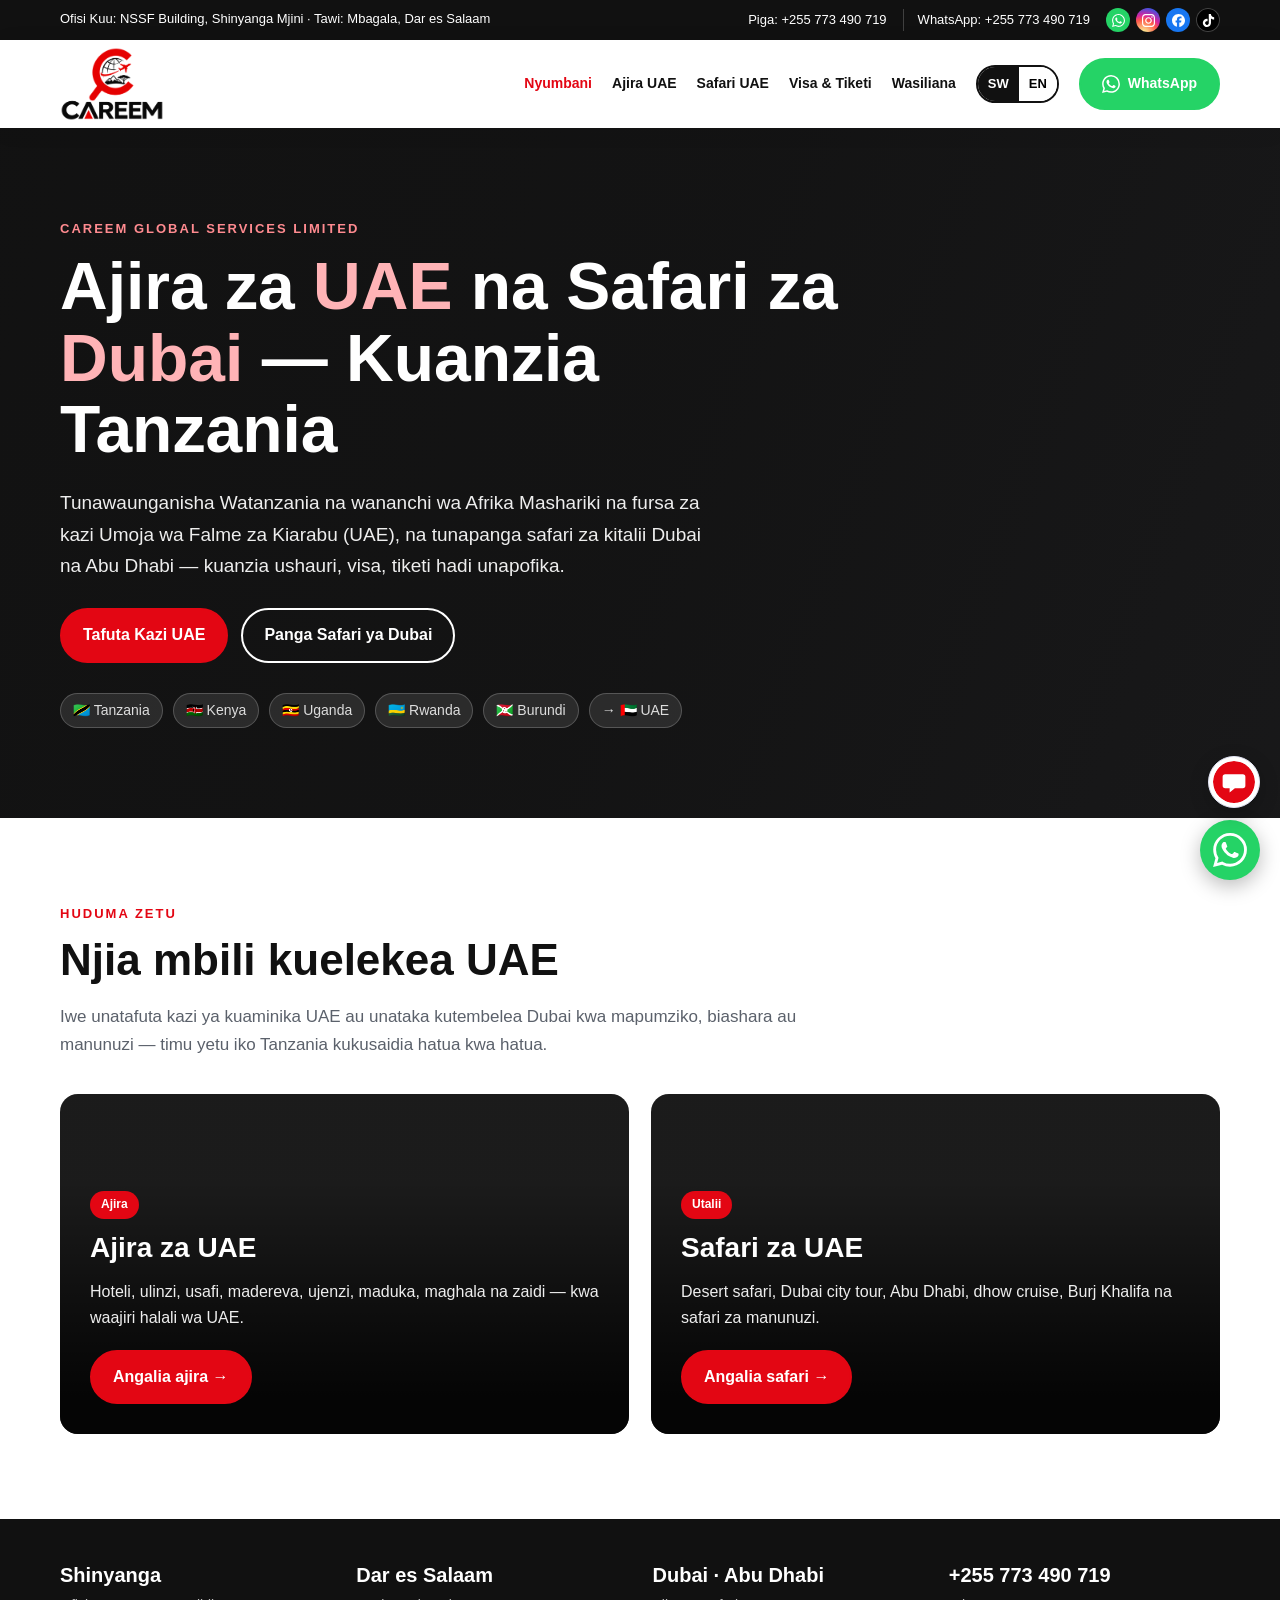
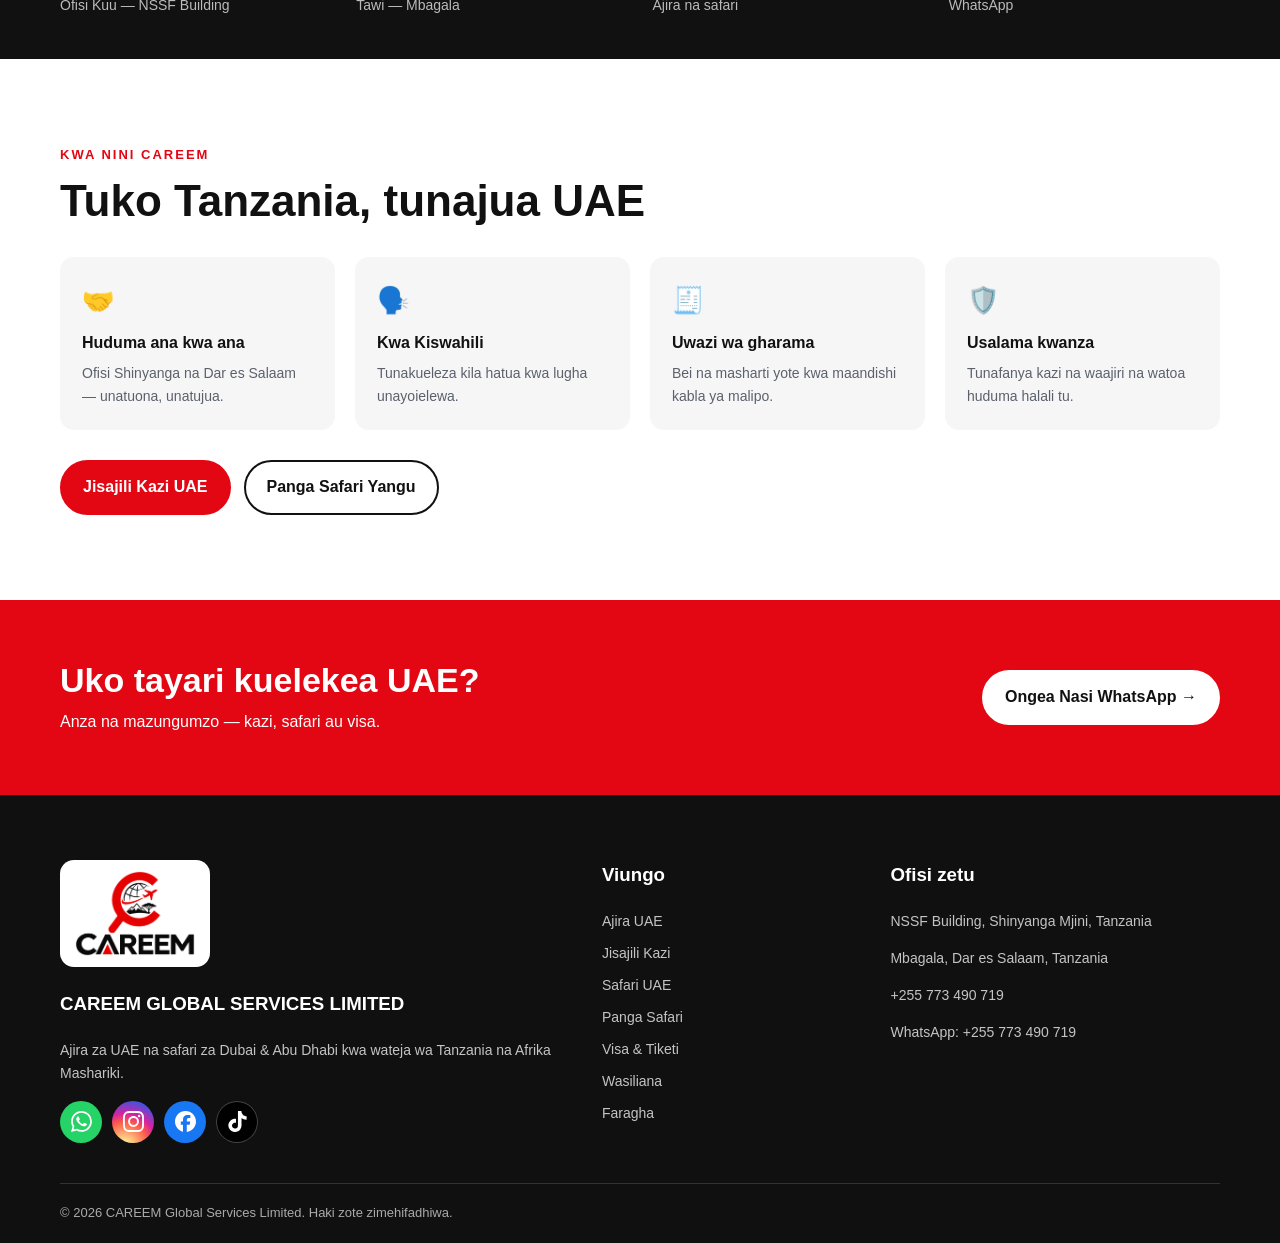
<file: index.html>
<!doctype html>
<html lang="sw">
<head>
<meta charset="utf-8">
<meta name="viewport" content="width=device-width,initial-scale=1">
<title>CAREEM Global Services | Ajira UAE & Safari za Dubai</title>
<meta name="description" content="Ajira za UAE na safari za Dubai na Abu Dhabi kwa Watanzania na Afrika Mashariki.">
<meta property="og:title" content="CAREEM Global Services | Ajira UAE & Safari za Dubai">
<meta property="og:description" content="Ajira za UAE na safari za Dubai na Abu Dhabi kwa Watanzania na Afrika Mashariki.">
<meta property="og:image" content="assets/careem-logo.png">
<meta property="og:type" content="website">
<meta name="theme-color" content="#e30613">
<link rel="icon" type="image/png" href="assets/favicon.png">
<link rel="apple-touch-icon" href="assets/careem-mark.png">
<link rel="stylesheet" href="assets/style.css">
</head>
<body>
<svg width="0" height="0" style="position:absolute" aria-hidden="true"><symbol id="i-wa" viewBox="0 0 24 24"><path d="M17.472 14.382c-.297-.149-1.758-.867-2.03-.967-.273-.099-.471-.148-.67.15-.197.297-.767.966-.94 1.164-.173.199-.347.223-.644.075-.297-.15-1.255-.463-2.39-1.475-.883-.788-1.48-1.761-1.653-2.059-.173-.297-.018-.458.13-.606.134-.133.298-.347.446-.52.149-.174.198-.298.298-.497.099-.198.05-.371-.025-.52-.075-.149-.669-1.612-.916-2.207-.242-.579-.487-.5-.669-.51-.173-.008-.371-.01-.57-.01-.198 0-.52.074-.792.372-.272.297-1.04 1.016-1.04 2.479 0 1.462 1.065 2.875 1.213 3.074.149.198 2.096 3.2 5.077 4.487.709.306 1.262.489 1.694.625.712.227 1.36.195 1.871.118.571-.085 1.758-.719 2.006-1.413.248-.694.248-1.289.173-1.413-.074-.124-.272-.198-.57-.347m-5.421 7.403h-.004a9.87 9.87 0 01-5.031-1.378l-.361-.214-3.741.982.998-3.648-.235-.374a9.86 9.86 0 01-1.51-5.26c.001-5.45 4.436-9.884 9.888-9.884 2.64 0 5.122 1.03 6.988 2.898a9.825 9.825 0 012.893 6.994c-.003 5.45-4.437 9.884-9.885 9.884m8.413-18.297A11.815 11.815 0 0012.05 0C5.495 0 .16 5.335.157 11.892c0 2.096.547 4.142 1.588 5.945L.057 24l6.305-1.654a11.882 11.882 0 005.683 1.448h.005c6.554 0 11.89-5.335 11.893-11.893a11.821 11.821 0 00-3.48-8.413Z"/></symbol><symbol id="i-ig" viewBox="0 0 24 24"><path d="M7.0301.084c-1.2768.0602-2.1487.264-2.911.5634-.7888.3075-1.4575.72-2.1228 1.3877-.6652.6677-1.075 1.3368-1.3802 2.127-.2954.7638-.4956 1.6365-.552 2.914-.0564 1.2775-.0689 1.6882-.0626 4.947.0062 3.2586.0206 3.6671.0825 4.9473.061 1.2765.264 2.1482.5635 2.9107.308.7889.72 1.4573 1.388 2.1228.6679.6655 1.3365 1.0743 2.1285 1.38.7632.295 1.6361.4961 2.9134.552 1.2773.056 1.6884.069 4.9462.0627 3.2578-.0062 3.668-.0207 4.9478-.0814 1.28-.0607 2.147-.2652 2.9098-.5633.7889-.3086 1.4578-.72 2.1228-1.3881.665-.6682 1.0745-1.3378 1.3795-2.1284.2957-.7632.4966-1.636.552-2.9124.056-1.2809.0692-1.6898.063-4.948-.0063-3.2583-.021-3.6668-.0817-4.9465-.0607-1.2797-.264-2.1487-.5633-2.9117-.3084-.7889-.72-1.4568-1.3876-2.1228C21.2982 1.33 20.628.9208 19.8378.6165 19.074.321 18.2017.1197 16.9244.0645 15.6471.0093 15.236-.005 11.977.0014 8.718.0076 8.31.0215 7.0301.0839m.1402 21.6932c-1.17-.0509-1.8053-.2453-2.2287-.408-.5606-.216-.96-.4771-1.3819-.895-.422-.4178-.6811-.8186-.9-1.378-.1644-.4234-.3624-1.058-.4171-2.228-.0595-1.2645-.072-1.6442-.079-4.848-.007-3.2037.0053-3.583.0607-4.848.05-1.169.2456-1.805.408-2.2282.216-.5613.4762-.96.895-1.3816.4188-.4217.8184-.6814 1.3783-.9003.423-.1651 1.0575-.3614 2.227-.4171 1.2655-.06 1.6447-.072 4.848-.079 3.2033-.007 3.5835.005 4.8495.0608 1.169.0508 1.8053.2445 2.228.408.5608.216.96.4754 1.3816.895.4217.4194.6816.8176.9005 1.3787.1653.4217.3617 1.056.4169 2.2263.0602 1.2655.0739 1.645.0796 4.848.0058 3.203-.0055 3.5834-.061 4.848-.051 1.17-.245 1.8055-.408 2.2294-.216.5604-.4763.96-.8954 1.3814-.419.4215-.8181.6811-1.3783.9-.4224.1649-1.0577.3617-2.2262.4174-1.2656.0595-1.6448.072-4.8493.079-3.2045.007-3.5825-.006-4.848-.0608M16.953 5.5864A1.44 1.44 0 1 0 18.39 4.144a1.44 1.44 0 0 0-1.437 1.4424M5.8385 12.012c.0067 3.4032 2.7706 6.1557 6.173 6.1493 3.4026-.0065 6.157-2.7701 6.1506-6.1733-.0065-3.4032-2.771-6.1565-6.174-6.1498-3.403.0067-6.156 2.771-6.1496 6.1738M8 12.0077a4 4 0 1 1 4.008 3.9921A3.9996 3.9996 0 0 1 8 12.0077"/></symbol><symbol id="i-fb" viewBox="0 0 24 24"><path d="M9.101 23.691v-7.98H6.627v-3.667h2.474v-1.58c0-4.085 1.848-5.978 5.858-5.978.401 0 .955.042 1.468.103a8.68 8.68 0 0 1 1.141.195v3.325a8.623 8.623 0 0 0-.653-.036 26.805 26.805 0 0 0-.733-.009c-.707 0-1.259.096-1.675.309a1.686 1.686 0 0 0-.679.622c-.258.42-.374.995-.374 1.752v1.297h3.919l-.386 2.103-.287 1.564h-3.246v8.245C19.396 23.238 24 18.179 24 12.044c0-6.627-5.373-12-12-12s-12 5.373-12 12c0 5.628 3.874 10.35 9.101 11.647Z"/></symbol><symbol id="i-tt" viewBox="0 0 24 24"><path d="M12.525.02c1.31-.02 2.61-.01 3.91-.02.08 1.53.63 3.09 1.75 4.17 1.12 1.11 2.7 1.62 4.24 1.79v4.03c-1.44-.05-2.89-.35-4.2-.97-.57-.26-1.1-.59-1.62-.93-.01 2.92.01 5.84-.02 8.75-.08 1.4-.54 2.79-1.35 3.94-1.31 1.92-3.58 3.17-5.91 3.21-1.43.08-2.86-.31-4.08-1.03-2.02-1.19-3.44-3.37-3.65-5.71-.02-.5-.03-1-.01-1.49.18-1.9 1.12-3.72 2.58-4.96 1.66-1.44 3.98-2.13 6.15-1.72.02 1.48-.04 2.96-.04 4.44-.99-.32-2.15-.23-3.02.37-.63.41-1.11 1.04-1.36 1.75-.21.51-.15 1.07-.14 1.61.24 1.64 1.82 3.02 3.5 2.87 1.12-.01 2.19-.66 2.77-1.61.19-.33.4-.67.41-1.06.1-1.79.06-3.57.07-5.36.01-4.03-.01-8.05.02-12.07z"/></symbol></svg>
<div class="top"><div class="container"><span class="addr"><span class="sw">Ofisi Kuu: NSSF Building, Shinyanga Mjini · Tawi: Mbagala, Dar es Salaam</span><span class="en">Head Office: NSSF Building, Shinyanga · Branch: Mbagala, Dar es Salaam</span></span><div class="top-r"><a href="tel:+255773490719" class="hide-xs"><span class="sw">Piga:</span><span class="en">Call:</span> +255 773 490 719</a><a href="https://wa.me/255773490719" target="_blank" rel="noopener">WhatsApp: +255 773 490 719</a><div class="social sm"><a class="s-wa" href="https://wa.me/255773490719" target="_blank" rel="noopener" aria-label="WhatsApp" title="WhatsApp"><svg class="ico" aria-hidden="true"><use href="#i-wa"/></svg></a><a class="s-ig" href="https://www.instagram.com/careem.global" target="_blank" rel="noopener" aria-label="Instagram" title="Instagram"><svg class="ico" aria-hidden="true"><use href="#i-ig"/></svg></a><a class="s-fb" href="https://www.facebook.com/share/1MFYua97Gw/" target="_blank" rel="noopener" aria-label="Facebook" title="Facebook"><svg class="ico" aria-hidden="true"><use href="#i-fb"/></svg></a><a class="s-tt" href="https://vm.tiktok.com/ZS9P6AvFMCN2Y-2cVCd/" target="_blank" rel="noopener" aria-label="TikTok" title="TikTok"><svg class="ico" aria-hidden="true"><use href="#i-tt"/></svg></a></div></div></div></div>
<header><div class="container nav">
<a class="brand" href="index.html"><img src="assets/careem-logo.png" alt="CAREEM Global Services Limited" width="520" height="369"></a>
<button class="menu" aria-label="Menu" aria-expanded="false">☰</button>
<nav id="nav"><a href="index.html" class="active"><span class="sw">Nyumbani</span><span class="en">Home</span></a><a href="jobs.html"><span class="sw">Ajira UAE</span><span class="en">UAE Jobs</span></a><a href="safari.html"><span class="sw">Safari UAE</span><span class="en">UAE Safaris</span></a><a href="visa.html"><span class="sw">Visa & Tiketi</span><span class="en">Visa & Travel</span></a><a href="contact.html"><span class="sw">Wasiliana</span><span class="en">Contact</span></a>
<div class="lang" role="group" aria-label="Language"><button data-lang="sw" class="on">SW</button><button data-lang="en">EN</button></div>
<a class="btn btn-wa" href="https://wa.me/255773490719" target="_blank" rel="noopener"><svg class="ico" aria-hidden="true"><use href="#i-wa"/></svg>WhatsApp</a>
</nav>
</div></header>
<main>
<section class="hero" id="home"><div class="container"><div class="content">
<div class="eyebrow">CAREEM Global Services Limited</div>
<h1 class="sw">Ajira za <em>UAE</em> na Safari za <em>Dubai</em> — Kuanzia Tanzania</h1>
<h1 class="en">UAE <em>Jobs</em> & <em>Dubai</em> Safaris — Starting from Tanzania</h1>
<p class="sw">Tunawaunganisha Watanzania na wananchi wa Afrika Mashariki na fursa za kazi Umoja wa Falme za Kiarabu (UAE), na tunapanga safari za kitalii Dubai na Abu Dhabi — kuanzia ushauri, visa, tiketi hadi unapofika.</p>
<p class="en">We connect Tanzanians and East Africans with job opportunities in the United Arab Emirates, and we plan holiday trips to Dubai and Abu Dhabi — from advice, visa and tickets all the way to arrival.</p>
<div class="actions">
<a class="btn" href="jobs.html"><span class="sw">Tafuta Kazi UAE</span><span class="en">Find a Job in the UAE</span></a>
<a class="btn outline" href="safari.html"><span class="sw">Panga Safari ya Dubai</span><span class="en">Plan a Dubai Trip</span></a>
</div>
<div class="flags"><span>🇹🇿 Tanzania</span><span>🇰🇪 Kenya</span><span>🇺🇬 Uganda</span><span>🇷🇼 Rwanda</span><span>🇧🇮 Burundi</span><span>→ 🇦🇪 UAE</span></div>
</div></div></section>
<section class="section"><div class="container">
<div class="eyebrow"><span class="sw">Huduma zetu</span><span class="en">What we do</span></div>
<h2 class="sw">Njia mbili kuelekea UAE</h2><h2 class="en">Two ways to the UAE</h2>
<p class="lead sw">Iwe unatafuta kazi ya kuaminika UAE au unataka kutembelea Dubai kwa mapumziko, biashara au manunuzi — timu yetu iko Tanzania kukusaidia hatua kwa hatua.</p>
<p class="lead en">Whether you are looking for a reliable job in the UAE or want to visit Dubai for holiday, business or shopping — our team in Tanzania guides you step by step.</p>
<div class="grid g2">
<a class="pillar" href="jobs.html" style="background-image:url('https://images.unsplash.com/photo-1521737711867-e3b97375f902?auto=format&fit=crop&w=1100&q=80')"><div class="in"><span class="tag"><span class="sw">Ajira</span><span class="en">Jobs</span></span><h3 class="sw">Ajira za UAE</h3><h3 class="en">UAE Employment</h3><p class="sw">Hoteli, ulinzi, usafi, madereva, ujenzi, maduka, maghala na zaidi — kwa waajiri halali wa UAE.</p><p class="en">Hotels, security, cleaning, drivers, construction, retail, warehouses and more — with genuine UAE employers.</p><span class="btn"><span class="sw">Angalia ajira →</span><span class="en">See jobs →</span></span></div></a>
<a class="pillar" href="safari.html" style="background-image:url('https://images.unsplash.com/photo-1451337516015-6b6e9a44a8a3?auto=format&fit=crop&w=1100&q=80')"><div class="in"><span class="tag"><span class="sw">Utalii</span><span class="en">Tourism</span></span><h3 class="sw">Safari za UAE</h3><h3 class="en">UAE Safaris & Tours</h3><p class="sw">Desert safari, Dubai city tour, Abu Dhabi, dhow cruise, Burj Khalifa na safari za manunuzi.</p><p class="en">Desert safari, Dubai city tour, Abu Dhabi, dhow cruise, Burj Khalifa and shopping trips.</p><span class="btn"><span class="sw">Angalia safari →</span><span class="en">See tours →</span></span></div></a>
</div>
</div></section>

<div class="statbar"><div class="container">
<div><strong>Shinyanga</strong><span class="sw">Ofisi Kuu — NSSF Building</span><span class="en">Head Office — NSSF Building</span></div>
<div><strong>Dar es Salaam</strong><span class="sw">Tawi — Mbagala</span><span class="en">Branch — Mbagala</span></div>
<div><strong>Dubai · Abu Dhabi</strong><span class="sw">Ajira na safari</span><span class="en">Jobs and tours</span></div>
<div><strong>+255 773 490 719</strong><span>WhatsApp</span></div>
</div></div>
<section class="section"><div class="container">
<div class="eyebrow"><span class="sw">Kwa nini CAREEM</span><span class="en">Why CAREEM</span></div>
<h2 class="sw">Tuko Tanzania, tunajua UAE</h2><h2 class="en">Based in Tanzania, focused on the UAE</h2>
<div class="why">
<div><b>🤝</b><h4><span class="sw">Huduma ana kwa ana</span><span class="en">Face-to-face service</span></h4><p class="sw">Ofisi Shinyanga na Dar es Salaam — unatuona, unatujua.</p><p class="en">Offices in Shinyanga and Dar es Salaam — come and meet us.</p></div>
<div><b>🗣️</b><h4><span class="sw">Kwa Kiswahili</span><span class="en">In Swahili</span></h4><p class="sw">Tunakueleza kila hatua kwa lugha unayoielewa.</p><p class="en">We explain every step in a language you understand.</p></div>
<div><b>🧾</b><h4><span class="sw">Uwazi wa gharama</span><span class="en">Clear costs</span></h4><p class="sw">Bei na masharti yote kwa maandishi kabla ya malipo.</p><p class="en">All prices and terms in writing before payment.</p></div>
<div><b>🛡️</b><h4><span class="sw">Usalama kwanza</span><span class="en">Safety first</span></h4><p class="sw">Tunafanya kazi na waajiri na watoa huduma halali tu.</p><p class="en">We work only with genuine employers and providers.</p></div>
</div>
<div class="actions" style="margin-top:30px"><a class="btn" href="register.html"><span class="sw">Jisajili Kazi UAE</span><span class="en">Register for a UAE Job</span></a><a class="btn outline" href="plan-trip.html"><span class="sw">Panga Safari Yangu</span><span class="en">Plan My Trip</span></a></div>
</div></section>
<section class="cta"><div class="container"><div><h2 class="sw">Uko tayari kuelekea UAE?</h2><h2 class="en">Ready to head to the UAE?</h2><p class="sw">Anza na mazungumzo — kazi, safari au visa.</p><p class="en">Start with a conversation — jobs, tours or visas.</p></div><a class="btn" id="cta-wa" href="https://wa.me/255773490719" target="_blank" rel="noopener"><span class="sw">Ongea Nasi WhatsApp →</span><span class="en">Chat on WhatsApp →</span></a></div></section>
</main>
<footer><div class="container"><div class="cols">
<div><img class="f-logo" src="assets/careem-logo.png" alt="CAREEM" width="520" height="369"><h3 style="margin-top:14px">CAREEM GLOBAL SERVICES LIMITED</h3><p class="sw">Ajira za UAE na safari za Dubai &amp; Abu Dhabi kwa wateja wa Tanzania na Afrika Mashariki.</p><p class="en">UAE jobs and Dubai &amp; Abu Dhabi tours for clients from Tanzania and East Africa.</p><div class="social lg"><a class="s-wa" href="https://wa.me/255773490719" target="_blank" rel="noopener" aria-label="WhatsApp" title="WhatsApp"><svg class="ico" aria-hidden="true"><use href="#i-wa"/></svg></a><a class="s-ig" href="https://www.instagram.com/careem.global" target="_blank" rel="noopener" aria-label="Instagram" title="Instagram"><svg class="ico" aria-hidden="true"><use href="#i-ig"/></svg></a><a class="s-fb" href="https://www.facebook.com/share/1MFYua97Gw/" target="_blank" rel="noopener" aria-label="Facebook" title="Facebook"><svg class="ico" aria-hidden="true"><use href="#i-fb"/></svg></a><a class="s-tt" href="https://vm.tiktok.com/ZS9P6AvFMCN2Y-2cVCd/" target="_blank" rel="noopener" aria-label="TikTok" title="TikTok"><svg class="ico" aria-hidden="true"><use href="#i-tt"/></svg></a></div></div>
<div class="links"><h3><span class="sw">Viungo</span><span class="en">Quick Links</span></h3>
<a href="jobs.html"><span class="sw">Ajira UAE</span><span class="en">UAE Jobs</span></a><a href="register.html"><span class="sw">Jisajili Kazi</span><span class="en">Job Registration</span></a><a href="safari.html"><span class="sw">Safari UAE</span><span class="en">UAE Safaris</span></a><a href="plan-trip.html"><span class="sw">Panga Safari</span><span class="en">Plan a Trip</span></a><a href="visa.html"><span class="sw">Visa &amp; Tiketi</span><span class="en">Visa &amp; Travel</span></a><a href="contact.html"><span class="sw">Wasiliana</span><span class="en">Contact</span></a><a href="contact.html#privacy"><span class="sw">Faragha</span><span class="en">Privacy</span></a></div>
<div><h3><span class="sw">Ofisi zetu</span><span class="en">Our offices</span></h3><p>NSSF Building, Shinyanga Mjini, Tanzania</p><p>Mbagala, Dar es Salaam, Tanzania</p><p><a href="tel:+255773490719">+255 773 490 719</a></p><p><a href="https://wa.me/255773490719" target="_blank" rel="noopener">WhatsApp: +255 773 490 719</a></p></div>
</div>
<div class="copyright">© <span id="year"></span> CAREEM Global Services Limited. <span class="sw">Haki zote zimehifadhiwa.</span><span class="en">All rights reserved.</span></div>
</div></footer>
<a class="wa" href="https://wa.me/255773490719" target="_blank" rel="noopener" aria-label="WhatsApp"><svg class="ico" aria-hidden="true"><use href="#i-wa"/></svg></a>
<script src="assets/config.js"></script>
<script src="assets/main.js"></script>
<script src="assets/agent-widget.js" defer></script>
</body>
</html>
</file>
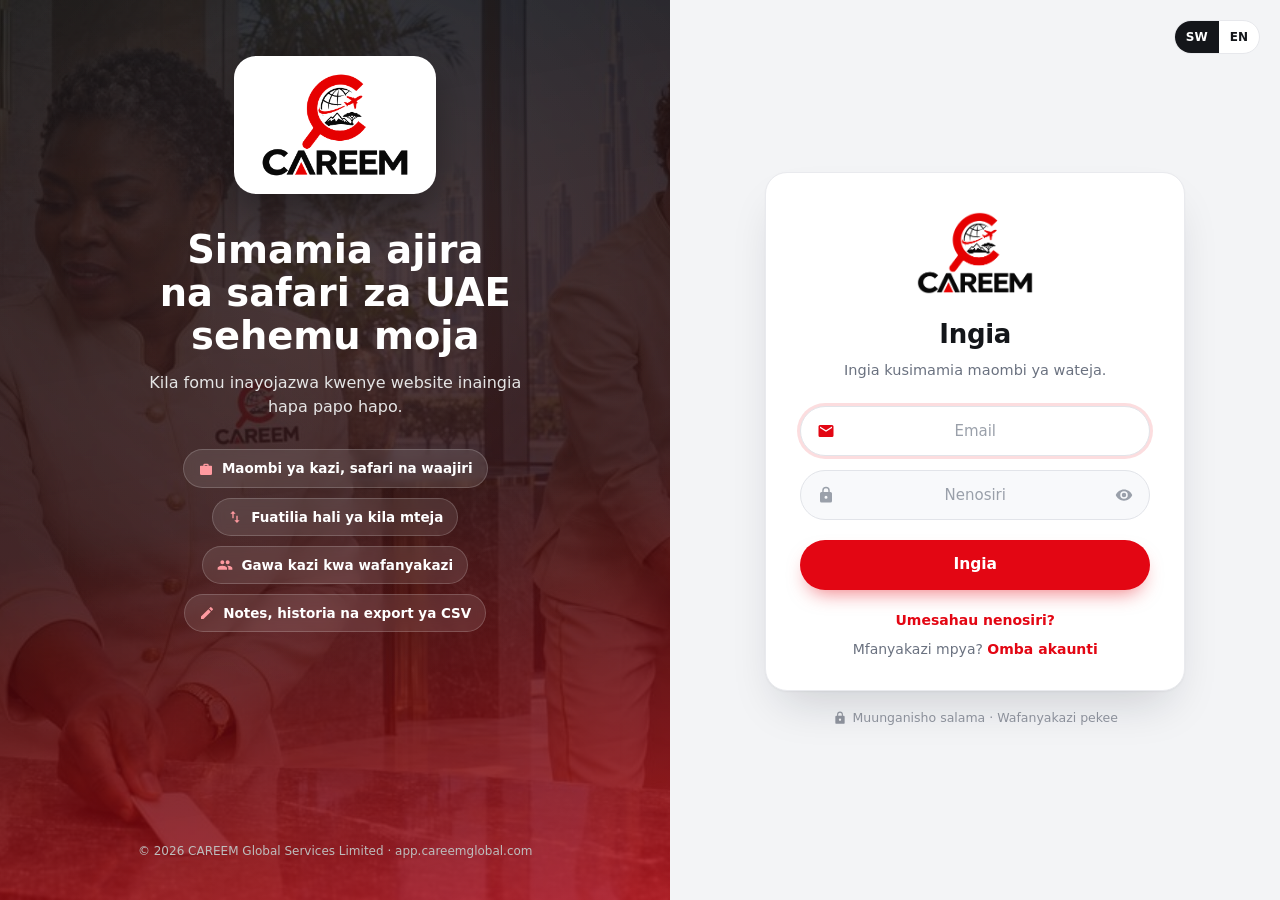
<file: admin/index.html>
<!doctype html>
<html lang="sw">
<head>
<meta charset="utf-8">
<meta name="viewport" content="width=device-width,initial-scale=1">
<meta name="robots" content="noindex,nofollow">
<meta name="theme-color" content="#111111">
<title>CAREEM Admin</title>
<link rel="icon" type="image/png" href="/assets/favicon.png">
<link rel="stylesheet" href="/admin/admin.css">
</head>
<body>
<div id="app"><div class="boot"><img src="/assets/careem-logo.png" alt="CAREEM"><div class="spinner"></div></div></div>
<div id="toasts" aria-live="polite"></div>
<script src="/assets/config.js"></script>
<script src="/admin/vendor/supabase-2.119.0.js"></script>
<script src="/admin/admin.js"></script>
</body>
</html>
</file>
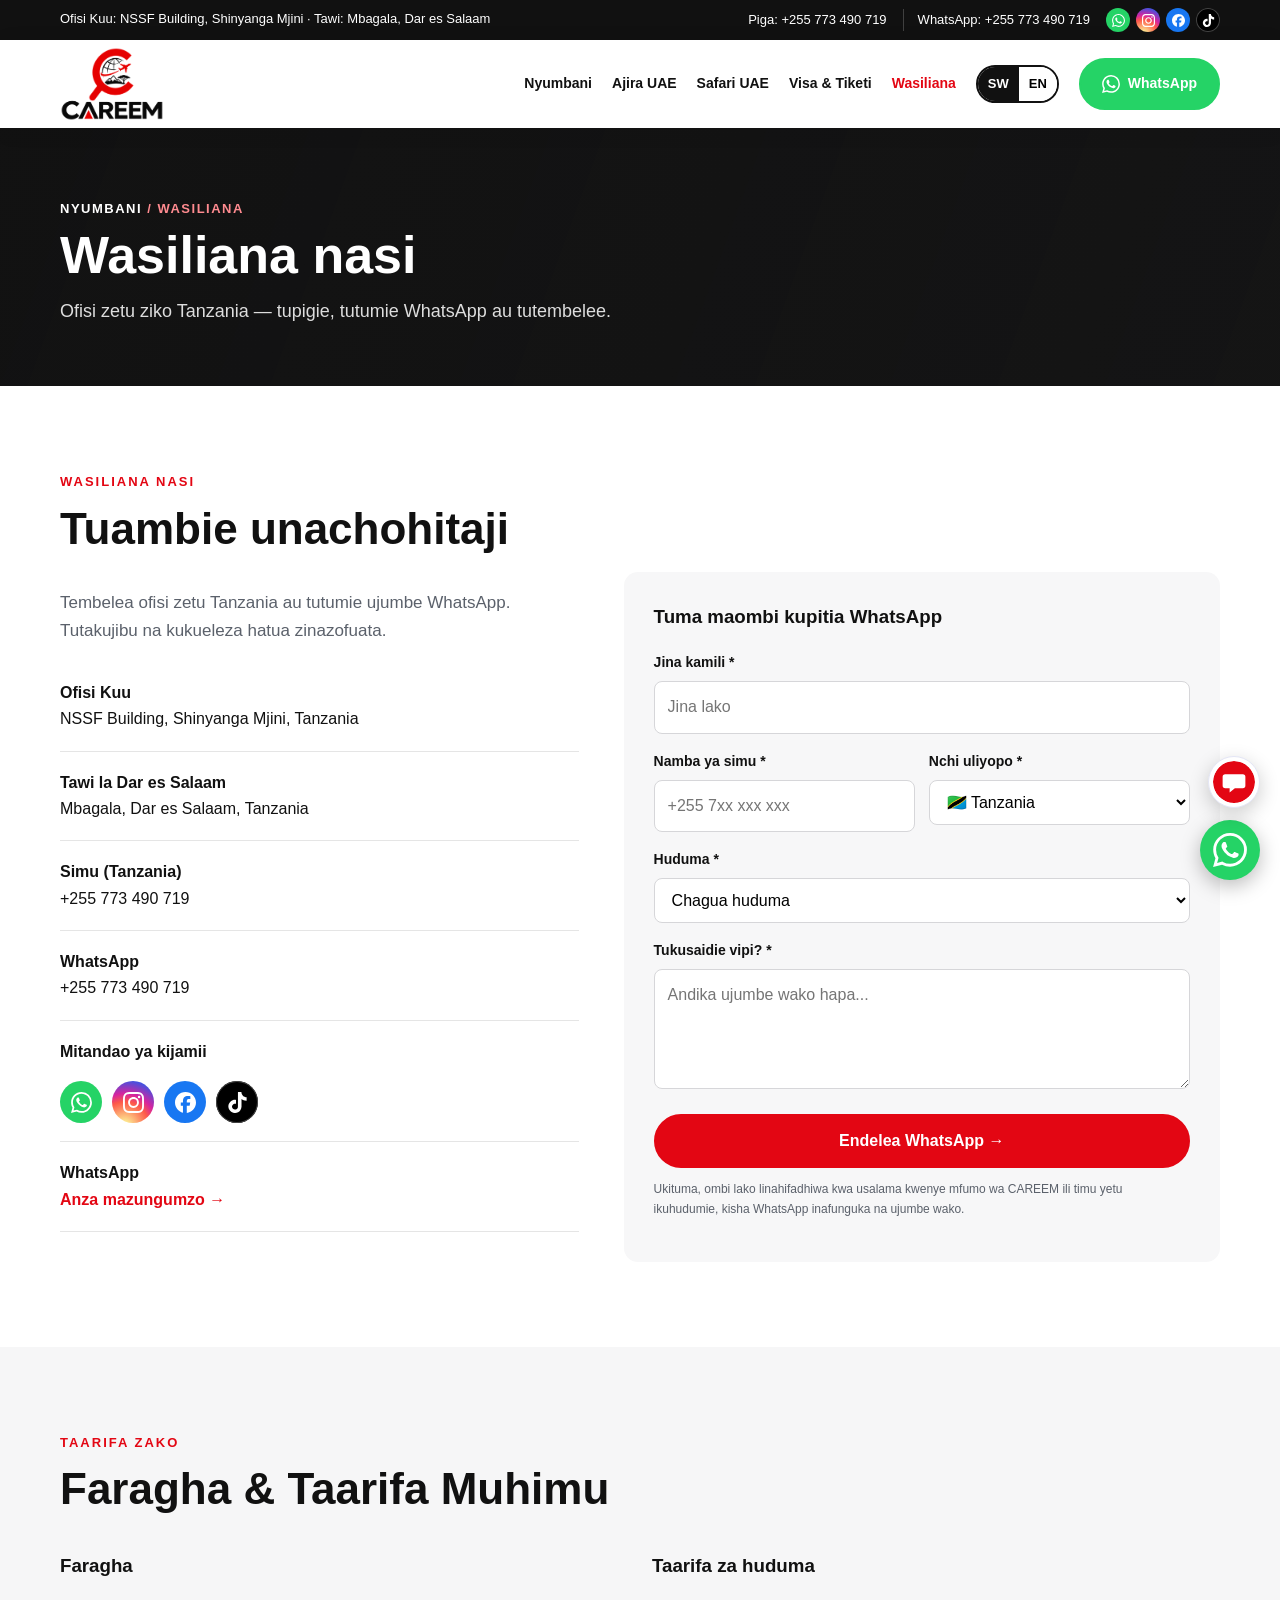
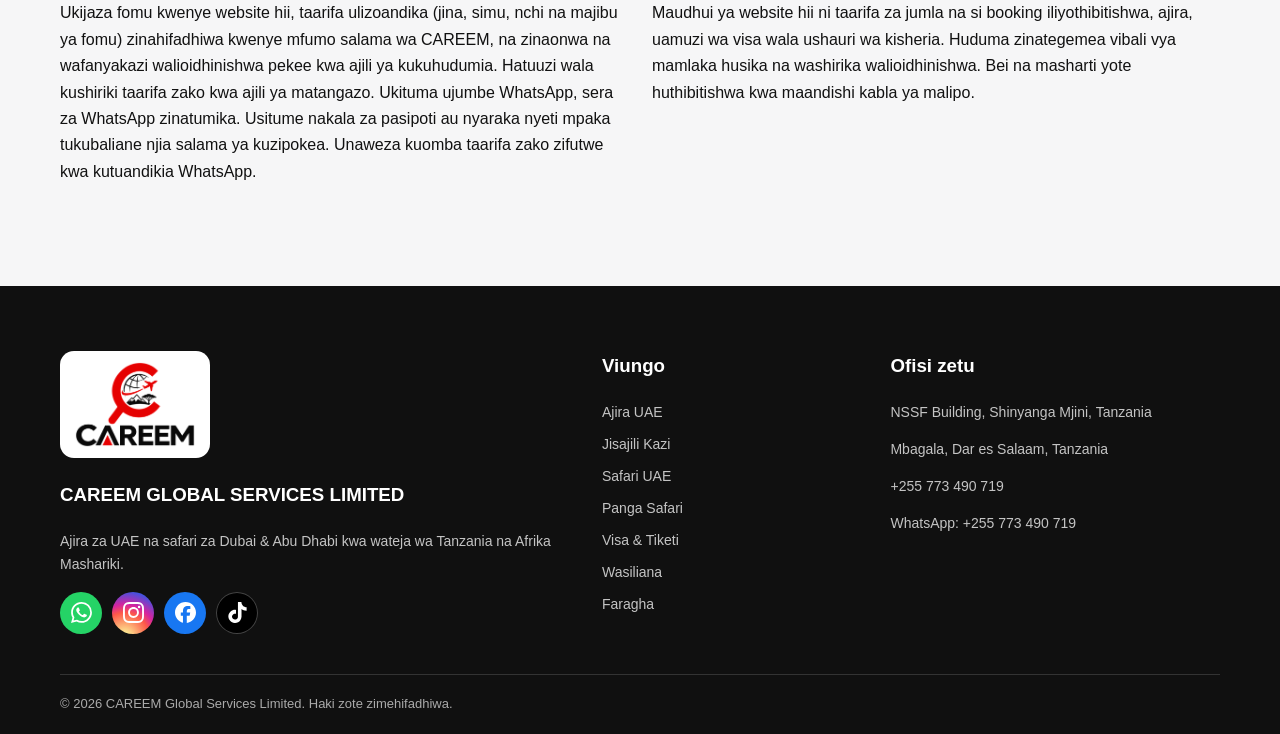
<file: contact.html>
<!doctype html>
<html lang="sw">
<head>
<meta charset="utf-8">
<meta name="viewport" content="width=device-width,initial-scale=1">
<title>Wasiliana Nasi | CAREEM Global Services</title>
<meta name="description" content="Wasiliana na CAREEM — Shinyanga, Mbagala Dar es Salaam, WhatsApp +255 773 490 719.">
<meta property="og:title" content="Wasiliana Nasi | CAREEM Global Services">
<meta property="og:description" content="Wasiliana na CAREEM — Shinyanga, Mbagala Dar es Salaam, WhatsApp +255 773 490 719.">
<meta property="og:image" content="assets/careem-logo.png">
<meta property="og:type" content="website">
<meta name="theme-color" content="#e30613">
<link rel="icon" type="image/png" href="assets/favicon.png">
<link rel="apple-touch-icon" href="assets/careem-mark.png">
<link rel="stylesheet" href="assets/style.css">
</head>
<body>
<svg width="0" height="0" style="position:absolute" aria-hidden="true"><symbol id="i-wa" viewBox="0 0 24 24"><path d="M17.472 14.382c-.297-.149-1.758-.867-2.03-.967-.273-.099-.471-.148-.67.15-.197.297-.767.966-.94 1.164-.173.199-.347.223-.644.075-.297-.15-1.255-.463-2.39-1.475-.883-.788-1.48-1.761-1.653-2.059-.173-.297-.018-.458.13-.606.134-.133.298-.347.446-.52.149-.174.198-.298.298-.497.099-.198.05-.371-.025-.52-.075-.149-.669-1.612-.916-2.207-.242-.579-.487-.5-.669-.51-.173-.008-.371-.01-.57-.01-.198 0-.52.074-.792.372-.272.297-1.04 1.016-1.04 2.479 0 1.462 1.065 2.875 1.213 3.074.149.198 2.096 3.2 5.077 4.487.709.306 1.262.489 1.694.625.712.227 1.36.195 1.871.118.571-.085 1.758-.719 2.006-1.413.248-.694.248-1.289.173-1.413-.074-.124-.272-.198-.57-.347m-5.421 7.403h-.004a9.87 9.87 0 01-5.031-1.378l-.361-.214-3.741.982.998-3.648-.235-.374a9.86 9.86 0 01-1.51-5.26c.001-5.45 4.436-9.884 9.888-9.884 2.64 0 5.122 1.03 6.988 2.898a9.825 9.825 0 012.893 6.994c-.003 5.45-4.437 9.884-9.885 9.884m8.413-18.297A11.815 11.815 0 0012.05 0C5.495 0 .16 5.335.157 11.892c0 2.096.547 4.142 1.588 5.945L.057 24l6.305-1.654a11.882 11.882 0 005.683 1.448h.005c6.554 0 11.89-5.335 11.893-11.893a11.821 11.821 0 00-3.48-8.413Z"/></symbol><symbol id="i-ig" viewBox="0 0 24 24"><path d="M7.0301.084c-1.2768.0602-2.1487.264-2.911.5634-.7888.3075-1.4575.72-2.1228 1.3877-.6652.6677-1.075 1.3368-1.3802 2.127-.2954.7638-.4956 1.6365-.552 2.914-.0564 1.2775-.0689 1.6882-.0626 4.947.0062 3.2586.0206 3.6671.0825 4.9473.061 1.2765.264 2.1482.5635 2.9107.308.7889.72 1.4573 1.388 2.1228.6679.6655 1.3365 1.0743 2.1285 1.38.7632.295 1.6361.4961 2.9134.552 1.2773.056 1.6884.069 4.9462.0627 3.2578-.0062 3.668-.0207 4.9478-.0814 1.28-.0607 2.147-.2652 2.9098-.5633.7889-.3086 1.4578-.72 2.1228-1.3881.665-.6682 1.0745-1.3378 1.3795-2.1284.2957-.7632.4966-1.636.552-2.9124.056-1.2809.0692-1.6898.063-4.948-.0063-3.2583-.021-3.6668-.0817-4.9465-.0607-1.2797-.264-2.1487-.5633-2.9117-.3084-.7889-.72-1.4568-1.3876-2.1228C21.2982 1.33 20.628.9208 19.8378.6165 19.074.321 18.2017.1197 16.9244.0645 15.6471.0093 15.236-.005 11.977.0014 8.718.0076 8.31.0215 7.0301.0839m.1402 21.6932c-1.17-.0509-1.8053-.2453-2.2287-.408-.5606-.216-.96-.4771-1.3819-.895-.422-.4178-.6811-.8186-.9-1.378-.1644-.4234-.3624-1.058-.4171-2.228-.0595-1.2645-.072-1.6442-.079-4.848-.007-3.2037.0053-3.583.0607-4.848.05-1.169.2456-1.805.408-2.2282.216-.5613.4762-.96.895-1.3816.4188-.4217.8184-.6814 1.3783-.9003.423-.1651 1.0575-.3614 2.227-.4171 1.2655-.06 1.6447-.072 4.848-.079 3.2033-.007 3.5835.005 4.8495.0608 1.169.0508 1.8053.2445 2.228.408.5608.216.96.4754 1.3816.895.4217.4194.6816.8176.9005 1.3787.1653.4217.3617 1.056.4169 2.2263.0602 1.2655.0739 1.645.0796 4.848.0058 3.203-.0055 3.5834-.061 4.848-.051 1.17-.245 1.8055-.408 2.2294-.216.5604-.4763.96-.8954 1.3814-.419.4215-.8181.6811-1.3783.9-.4224.1649-1.0577.3617-2.2262.4174-1.2656.0595-1.6448.072-4.8493.079-3.2045.007-3.5825-.006-4.848-.0608M16.953 5.5864A1.44 1.44 0 1 0 18.39 4.144a1.44 1.44 0 0 0-1.437 1.4424M5.8385 12.012c.0067 3.4032 2.7706 6.1557 6.173 6.1493 3.4026-.0065 6.157-2.7701 6.1506-6.1733-.0065-3.4032-2.771-6.1565-6.174-6.1498-3.403.0067-6.156 2.771-6.1496 6.1738M8 12.0077a4 4 0 1 1 4.008 3.9921A3.9996 3.9996 0 0 1 8 12.0077"/></symbol><symbol id="i-fb" viewBox="0 0 24 24"><path d="M9.101 23.691v-7.98H6.627v-3.667h2.474v-1.58c0-4.085 1.848-5.978 5.858-5.978.401 0 .955.042 1.468.103a8.68 8.68 0 0 1 1.141.195v3.325a8.623 8.623 0 0 0-.653-.036 26.805 26.805 0 0 0-.733-.009c-.707 0-1.259.096-1.675.309a1.686 1.686 0 0 0-.679.622c-.258.42-.374.995-.374 1.752v1.297h3.919l-.386 2.103-.287 1.564h-3.246v8.245C19.396 23.238 24 18.179 24 12.044c0-6.627-5.373-12-12-12s-12 5.373-12 12c0 5.628 3.874 10.35 9.101 11.647Z"/></symbol><symbol id="i-tt" viewBox="0 0 24 24"><path d="M12.525.02c1.31-.02 2.61-.01 3.91-.02.08 1.53.63 3.09 1.75 4.17 1.12 1.11 2.7 1.62 4.24 1.79v4.03c-1.44-.05-2.89-.35-4.2-.97-.57-.26-1.1-.59-1.62-.93-.01 2.92.01 5.84-.02 8.75-.08 1.4-.54 2.79-1.35 3.94-1.31 1.92-3.58 3.17-5.91 3.21-1.43.08-2.86-.31-4.08-1.03-2.02-1.19-3.44-3.37-3.65-5.71-.02-.5-.03-1-.01-1.49.18-1.9 1.12-3.72 2.58-4.96 1.66-1.44 3.98-2.13 6.15-1.72.02 1.48-.04 2.96-.04 4.44-.99-.32-2.15-.23-3.02.37-.63.41-1.11 1.04-1.36 1.75-.21.51-.15 1.07-.14 1.61.24 1.64 1.82 3.02 3.5 2.87 1.12-.01 2.19-.66 2.77-1.61.19-.33.4-.67.41-1.06.1-1.79.06-3.57.07-5.36.01-4.03-.01-8.05.02-12.07z"/></symbol></svg>
<div class="top"><div class="container"><span class="addr"><span class="sw">Ofisi Kuu: NSSF Building, Shinyanga Mjini · Tawi: Mbagala, Dar es Salaam</span><span class="en">Head Office: NSSF Building, Shinyanga · Branch: Mbagala, Dar es Salaam</span></span><div class="top-r"><a href="tel:+255773490719" class="hide-xs"><span class="sw">Piga:</span><span class="en">Call:</span> +255 773 490 719</a><a href="https://wa.me/255773490719" target="_blank" rel="noopener">WhatsApp: +255 773 490 719</a><div class="social sm"><a class="s-wa" href="https://wa.me/255773490719" target="_blank" rel="noopener" aria-label="WhatsApp" title="WhatsApp"><svg class="ico" aria-hidden="true"><use href="#i-wa"/></svg></a><a class="s-ig" href="https://www.instagram.com/careem.global" target="_blank" rel="noopener" aria-label="Instagram" title="Instagram"><svg class="ico" aria-hidden="true"><use href="#i-ig"/></svg></a><a class="s-fb" href="https://www.facebook.com/share/1MFYua97Gw/" target="_blank" rel="noopener" aria-label="Facebook" title="Facebook"><svg class="ico" aria-hidden="true"><use href="#i-fb"/></svg></a><a class="s-tt" href="https://vm.tiktok.com/ZS9P6AvFMCN2Y-2cVCd/" target="_blank" rel="noopener" aria-label="TikTok" title="TikTok"><svg class="ico" aria-hidden="true"><use href="#i-tt"/></svg></a></div></div></div></div>
<header><div class="container nav">
<a class="brand" href="index.html"><img src="assets/careem-logo.png" alt="CAREEM Global Services Limited" width="520" height="369"></a>
<button class="menu" aria-label="Menu" aria-expanded="false">☰</button>
<nav id="nav"><a href="index.html"><span class="sw">Nyumbani</span><span class="en">Home</span></a><a href="jobs.html"><span class="sw">Ajira UAE</span><span class="en">UAE Jobs</span></a><a href="safari.html"><span class="sw">Safari UAE</span><span class="en">UAE Safaris</span></a><a href="visa.html"><span class="sw">Visa & Tiketi</span><span class="en">Visa & Travel</span></a><a href="contact.html" class="active"><span class="sw">Wasiliana</span><span class="en">Contact</span></a>
<div class="lang" role="group" aria-label="Language"><button data-lang="sw" class="on">SW</button><button data-lang="en">EN</button></div>
<a class="btn btn-wa" href="https://wa.me/255773490719" target="_blank" rel="noopener"><svg class="ico" aria-hidden="true"><use href="#i-wa"/></svg>WhatsApp</a>
</nav>
</div></header>
<main>
<section class="page-hero" style="--img:url('https://images.unsplash.com/photo-1512453979798-5ea266f8880c?auto=format&fit=crop&w=1800&q=80')"><div class="container">
<div class="crumb"><a href="index.html"><span class="sw">Nyumbani</span><span class="en">Home</span></a> / <span class="sw">Wasiliana</span><span class="en">Contact</span></div>
<h1 class="sw">Wasiliana nasi</h1><h1 class="en">Contact us</h1><p class="sw">Ofisi zetu ziko Tanzania — tupigie, tutumie WhatsApp au tutembelee.</p><p class="en">Our offices are in Tanzania — call, WhatsApp or visit us.</p>
</div></section><section class="section"><div class="container">
<div class="eyebrow"><span class="sw">Wasiliana nasi</span><span class="en">Contact us</span></div>
<h2 class="sw">Tuambie unachohitaji</h2><h2 class="en">Tell us what you need</h2>
<div class="contact-grid"><div>
<p class="lead sw">Tembelea ofisi zetu Tanzania au tutumie ujumbe WhatsApp. Tutakujibu na kukueleza hatua zinazofuata.</p>
<p class="lead en">Visit our offices in Tanzania or message us on WhatsApp. We will reply and explain the next steps.</p>
<div class="contact-item"><strong class="sw">Ofisi Kuu</strong><strong class="en">Head Office</strong>NSSF Building, Shinyanga Mjini, Tanzania</div>
<div class="contact-item"><strong class="sw">Tawi la Dar es Salaam</strong><strong class="en">Dar es Salaam Branch</strong>Mbagala, Dar es Salaam, Tanzania</div>
<div class="contact-item"><strong class="sw">Simu (Tanzania)</strong><strong class="en">Phone (Tanzania)</strong><a href="tel:+255773490719">+255 773 490 719</a></div>
<div class="contact-item"><strong>WhatsApp</strong><a href="https://wa.me/255773490719" target="_blank" rel="noopener">+255 773 490 719</a></div>
<div class="contact-item"><strong><span class="sw">Mitandao ya kijamii</span><span class="en">Social media</span></strong><div class="social lg"><a class="s-wa" href="https://wa.me/255773490719" target="_blank" rel="noopener" aria-label="WhatsApp" title="WhatsApp"><svg class="ico" aria-hidden="true"><use href="#i-wa"/></svg></a><a class="s-ig" href="https://www.instagram.com/careem.global" target="_blank" rel="noopener" aria-label="Instagram" title="Instagram"><svg class="ico" aria-hidden="true"><use href="#i-ig"/></svg></a><a class="s-fb" href="https://www.facebook.com/share/1MFYua97Gw/" target="_blank" rel="noopener" aria-label="Facebook" title="Facebook"><svg class="ico" aria-hidden="true"><use href="#i-fb"/></svg></a><a class="s-tt" href="https://vm.tiktok.com/ZS9P6AvFMCN2Y-2cVCd/" target="_blank" rel="noopener" aria-label="TikTok" title="TikTok"><svg class="ico" aria-hidden="true"><use href="#i-tt"/></svg></a></div></div>
<div class="contact-item"><strong>WhatsApp</strong><a style="color:var(--red);font-weight:800" href="https://wa.me/255773490719" target="_blank" rel="noopener"><span class="sw">Anza mazungumzo →</span><span class="en">Start a conversation →</span></a></div>
</div>
<form id="inquiry"><input type="text" name="website" tabindex="-1" autocomplete="off" aria-hidden="true" class="hp">
<h3 style="margin-top:0" class="sw">Tuma maombi kupitia WhatsApp</h3><h3 style="margin-top:0" class="en">Send an inquiry via WhatsApp</h3>
<label for="fullname"><span class="sw">Jina kamili *</span><span class="en">Full name *</span></label><input id="fullname" required maxlength="100">
<div class="row2">
<div><label for="phone"><span class="sw">Namba ya simu *</span><span class="en">Phone number *</span></label><input id="phone" type="tel" required maxlength="30"></div>
<div><label for="country"><span class="sw">Nchi uliyopo *</span><span class="en">Your country *</span></label><select id="country" required><option value="Tanzania">🇹🇿 Tanzania</option><option value="Kenya">🇰🇪 Kenya</option><option value="Uganda">🇺🇬 Uganda</option><option value="Rwanda">🇷🇼 Rwanda</option><option value="Burundi">🇧🇮 Burundi</option><option value="DR Congo">🇨🇩 DR Congo</option><option value="Other" data-sw="Nyingine" data-en="Other">Nyingine</option></select></div>
</div>
<label for="service"><span class="sw">Huduma *</span><span class="en">Service *</span></label>
<select id="service" required>
<option value="" data-sw="Chagua huduma" data-en="Select a service">Chagua huduma</option>
<option value="jobseeker" data-sw="Natafuta kazi UAE" data-en="I'm looking for a UAE job">Natafuta kazi UAE</option>
<option value="employer" data-sw="Mwajiri — nahitaji wafanyakazi" data-en="Employer — I need staff">Mwajiri — nahitaji wafanyakazi</option>
<option value="safari" data-sw="Safari / Ziara Dubai & Abu Dhabi" data-en="Dubai & Abu Dhabi tour">Safari / Ziara Dubai & Abu Dhabi</option>
<option value="visa" data-sw="Visa ya UAE" data-en="UAE visa">Visa ya UAE</option>
<option value="travel" data-sw="Tiketi & Hoteli" data-en="Flights & Hotels">Tiketi & Hoteli</option>
<option value="general" data-sw="Swali lingine" data-en="General inquiry">Swali lingine</option>
</select>
<label for="message"><span class="sw">Tukusaidie vipi? *</span><span class="en">How can we help? *</span></label>
<textarea id="message" required maxlength="2000"></textarea>
<button class="btn" type="submit"><span class="sw">Endelea WhatsApp →</span><span class="en">Continue to WhatsApp →</span></button>
<p class="fine sw">Ukituma, ombi lako linahifadhiwa kwa usalama kwenye mfumo wa CAREEM ili timu yetu ikuhudumie, kisha WhatsApp inafunguka na ujumbe wako.</p>
<p class="fine en">When you send, your request is saved securely in the CAREEM system so our team can follow up, then WhatsApp opens with your message.</p>
</form></div>
</div></section>
<div id="privacy"></div>
<section class="section alt"><div class="container">
<div class="eyebrow"><span class="sw">Taarifa zako</span><span class="en">Your information</span></div>
<h2 class="sw">Faragha & Taarifa Muhimu</h2><h2 class="en">Privacy & Important Notices</h2>
<div class="two" style="margin-top:10px">
<div><h3 class="sw">Faragha</h3><h3 class="en">Privacy</h3>
<p class="sw">Ukijaza fomu kwenye website hii, taarifa ulizoandika (jina, simu, nchi na majibu ya fomu) zinahifadhiwa kwenye mfumo salama wa CAREEM, na zinaonwa na wafanyakazi walioidhinishwa pekee kwa ajili ya kukuhudumia. Hatuuzi wala kushiriki taarifa zako kwa ajili ya matangazo. Ukituma ujumbe WhatsApp, sera za WhatsApp zinatumika. Usitume nakala za pasipoti au nyaraka nyeti mpaka tukubaliane njia salama ya kuzipokea. Unaweza kuomba taarifa zako zifutwe kwa kutuandikia WhatsApp.</p>
<p class="en">When you submit a form on this website, the details you enter (name, phone, country and your answers) are stored in CAREEM's secure system and are seen only by authorised staff to serve you. We do not sell or share your information for advertising. If you send a WhatsApp message, WhatsApp's policies apply. Please do not send passport scans or sensitive documents until we agree on a secure way to receive them. You can ask us on WhatsApp to delete your information.</p></div>
<div><h3 class="sw">Taarifa za huduma</h3><h3 class="en">Service information</h3>
<p class="sw">Maudhui ya website hii ni taarifa za jumla na si booking iliyothibitishwa, ajira, uamuzi wa visa wala ushauri wa kisheria. Huduma zinategemea vibali vya mamlaka husika na washirika walioidhinishwa. Bei na masharti yote huthibitishwa kwa maandishi kabla ya malipo.</p>
<p class="en">Content on this website is general information and is not a confirmed booking, job offer, visa decision or legal advice. Services depend on regulatory approvals and authorized partners. All prices and terms are confirmed in writing before payment.</p></div>
</div></div></section>
</main>
<footer><div class="container"><div class="cols">
<div><img class="f-logo" src="assets/careem-logo.png" alt="CAREEM" width="520" height="369"><h3 style="margin-top:14px">CAREEM GLOBAL SERVICES LIMITED</h3><p class="sw">Ajira za UAE na safari za Dubai &amp; Abu Dhabi kwa wateja wa Tanzania na Afrika Mashariki.</p><p class="en">UAE jobs and Dubai &amp; Abu Dhabi tours for clients from Tanzania and East Africa.</p><div class="social lg"><a class="s-wa" href="https://wa.me/255773490719" target="_blank" rel="noopener" aria-label="WhatsApp" title="WhatsApp"><svg class="ico" aria-hidden="true"><use href="#i-wa"/></svg></a><a class="s-ig" href="https://www.instagram.com/careem.global" target="_blank" rel="noopener" aria-label="Instagram" title="Instagram"><svg class="ico" aria-hidden="true"><use href="#i-ig"/></svg></a><a class="s-fb" href="https://www.facebook.com/share/1MFYua97Gw/" target="_blank" rel="noopener" aria-label="Facebook" title="Facebook"><svg class="ico" aria-hidden="true"><use href="#i-fb"/></svg></a><a class="s-tt" href="https://vm.tiktok.com/ZS9P6AvFMCN2Y-2cVCd/" target="_blank" rel="noopener" aria-label="TikTok" title="TikTok"><svg class="ico" aria-hidden="true"><use href="#i-tt"/></svg></a></div></div>
<div class="links"><h3><span class="sw">Viungo</span><span class="en">Quick Links</span></h3>
<a href="jobs.html"><span class="sw">Ajira UAE</span><span class="en">UAE Jobs</span></a><a href="register.html"><span class="sw">Jisajili Kazi</span><span class="en">Job Registration</span></a><a href="safari.html"><span class="sw">Safari UAE</span><span class="en">UAE Safaris</span></a><a href="plan-trip.html"><span class="sw">Panga Safari</span><span class="en">Plan a Trip</span></a><a href="visa.html"><span class="sw">Visa &amp; Tiketi</span><span class="en">Visa &amp; Travel</span></a><a href="contact.html"><span class="sw">Wasiliana</span><span class="en">Contact</span></a><a href="contact.html#privacy"><span class="sw">Faragha</span><span class="en">Privacy</span></a></div>
<div><h3><span class="sw">Ofisi zetu</span><span class="en">Our offices</span></h3><p>NSSF Building, Shinyanga Mjini, Tanzania</p><p>Mbagala, Dar es Salaam, Tanzania</p><p><a href="tel:+255773490719">+255 773 490 719</a></p><p><a href="https://wa.me/255773490719" target="_blank" rel="noopener">WhatsApp: +255 773 490 719</a></p></div>
</div>
<div class="copyright">© <span id="year"></span> CAREEM Global Services Limited. <span class="sw">Haki zote zimehifadhiwa.</span><span class="en">All rights reserved.</span></div>
</div></footer>
<a class="wa" href="https://wa.me/255773490719" target="_blank" rel="noopener" aria-label="WhatsApp"><svg class="ico" aria-hidden="true"><use href="#i-wa"/></svg></a>
<script src="assets/config.js"></script>
<script src="assets/main.js"></script>
<script src="assets/agent-widget.js" defer></script>
</body>
</html>
</file>
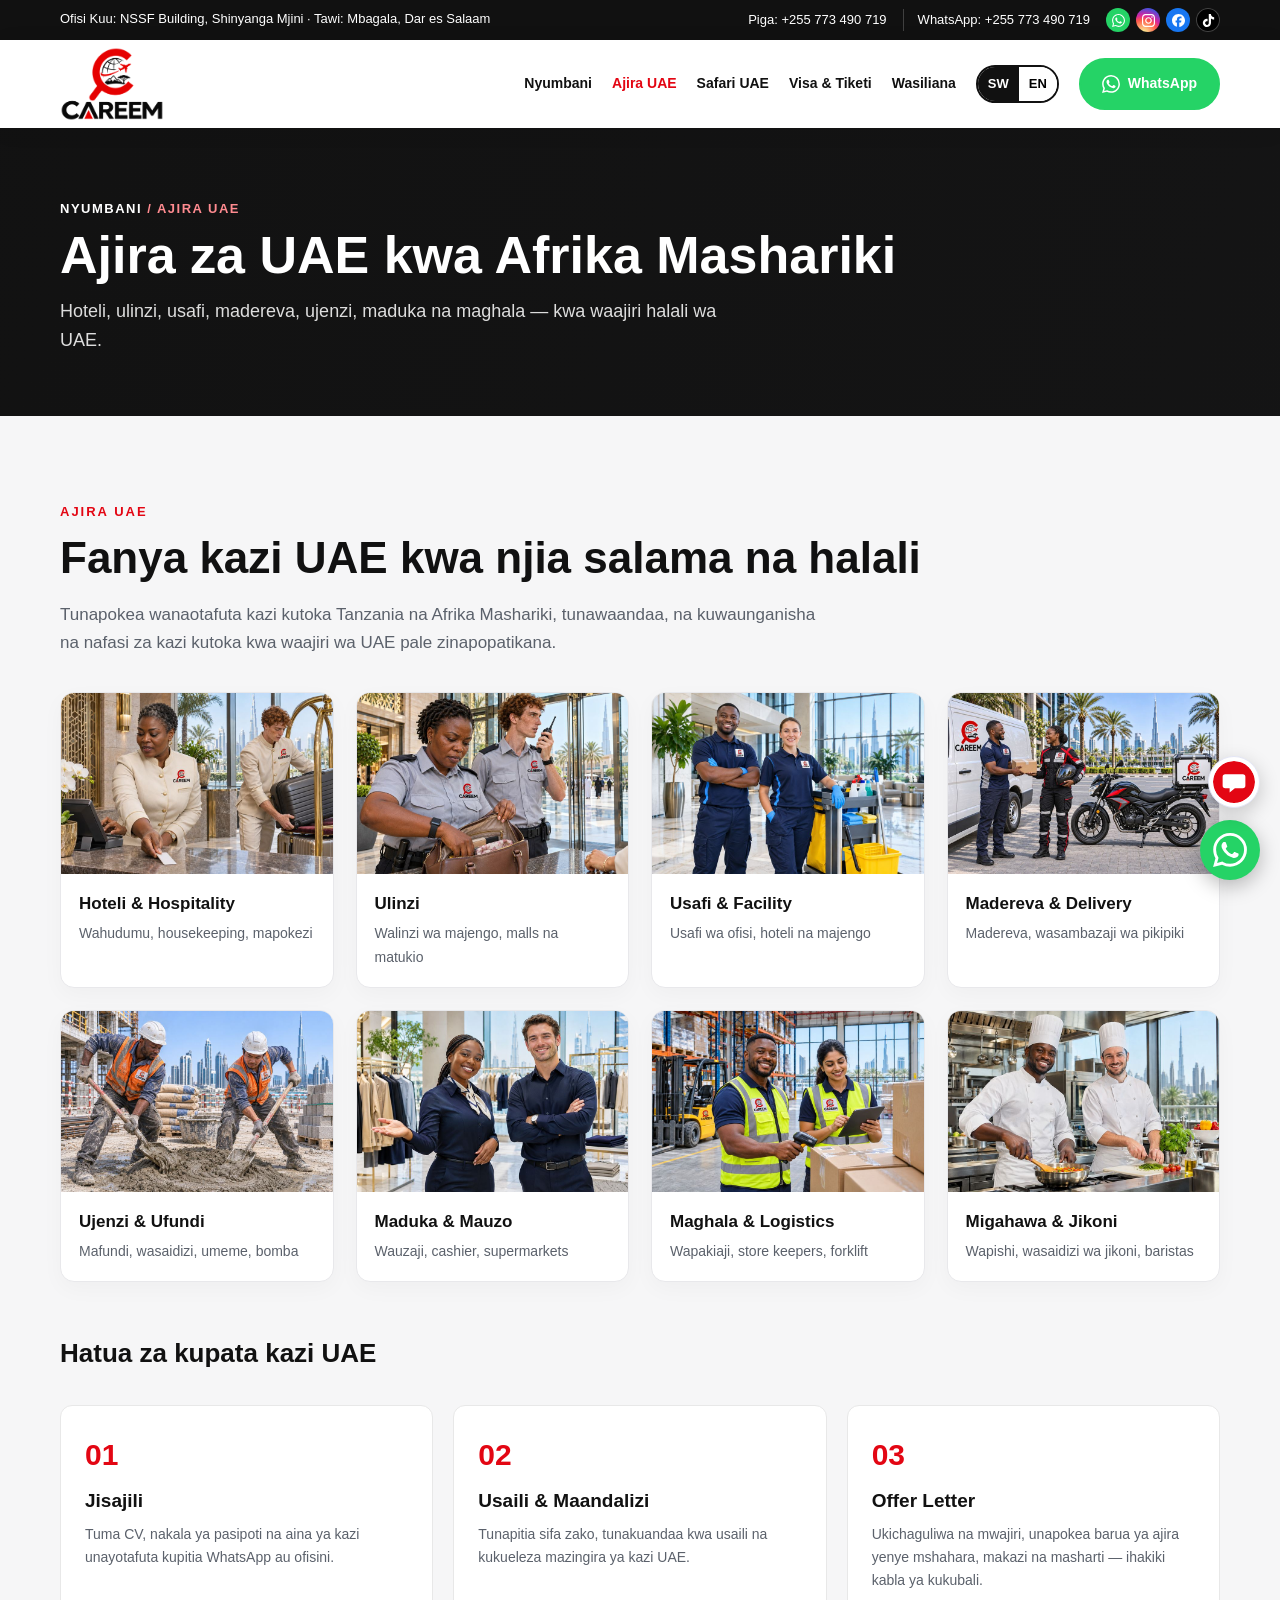
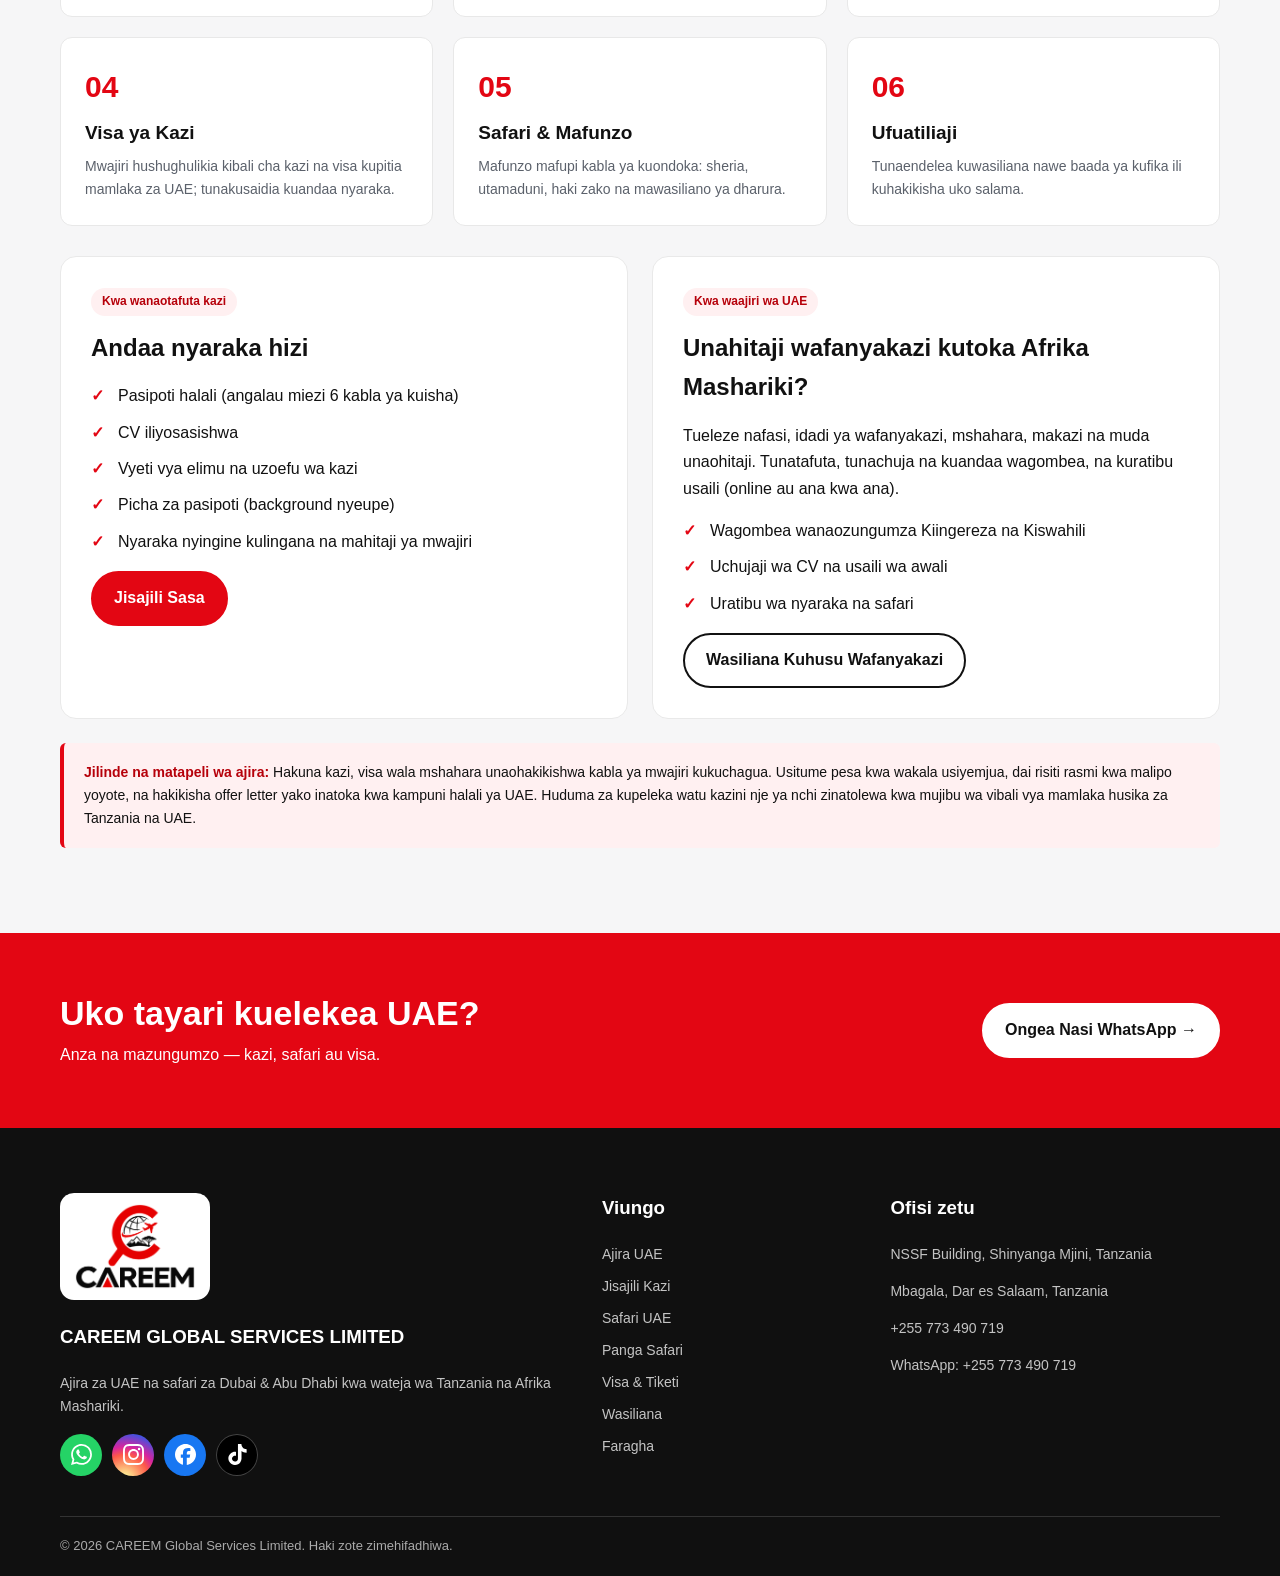
<file: jobs.html>
<!doctype html>
<html lang="sw">
<head>
<meta charset="utf-8">
<meta name="viewport" content="width=device-width,initial-scale=1">
<title>Ajira UAE | CAREEM Global Services</title>
<meta name="description" content="Ajira za UAE kwa Watanzania na Afrika Mashariki — hoteli, ulinzi, usafi, madereva na zaidi.">
<meta property="og:title" content="Ajira UAE | CAREEM Global Services">
<meta property="og:description" content="Ajira za UAE kwa Watanzania na Afrika Mashariki — hoteli, ulinzi, usafi, madereva na zaidi.">
<meta property="og:image" content="assets/careem-logo.png">
<meta property="og:type" content="website">
<meta name="theme-color" content="#e30613">
<link rel="icon" type="image/png" href="assets/favicon.png">
<link rel="apple-touch-icon" href="assets/careem-mark.png">
<link rel="stylesheet" href="assets/style.css">
</head>
<body>
<svg width="0" height="0" style="position:absolute" aria-hidden="true"><symbol id="i-wa" viewBox="0 0 24 24"><path d="M17.472 14.382c-.297-.149-1.758-.867-2.03-.967-.273-.099-.471-.148-.67.15-.197.297-.767.966-.94 1.164-.173.199-.347.223-.644.075-.297-.15-1.255-.463-2.39-1.475-.883-.788-1.48-1.761-1.653-2.059-.173-.297-.018-.458.13-.606.134-.133.298-.347.446-.52.149-.174.198-.298.298-.497.099-.198.05-.371-.025-.52-.075-.149-.669-1.612-.916-2.207-.242-.579-.487-.5-.669-.51-.173-.008-.371-.01-.57-.01-.198 0-.52.074-.792.372-.272.297-1.04 1.016-1.04 2.479 0 1.462 1.065 2.875 1.213 3.074.149.198 2.096 3.2 5.077 4.487.709.306 1.262.489 1.694.625.712.227 1.36.195 1.871.118.571-.085 1.758-.719 2.006-1.413.248-.694.248-1.289.173-1.413-.074-.124-.272-.198-.57-.347m-5.421 7.403h-.004a9.87 9.87 0 01-5.031-1.378l-.361-.214-3.741.982.998-3.648-.235-.374a9.86 9.86 0 01-1.51-5.26c.001-5.45 4.436-9.884 9.888-9.884 2.64 0 5.122 1.03 6.988 2.898a9.825 9.825 0 012.893 6.994c-.003 5.45-4.437 9.884-9.885 9.884m8.413-18.297A11.815 11.815 0 0012.05 0C5.495 0 .16 5.335.157 11.892c0 2.096.547 4.142 1.588 5.945L.057 24l6.305-1.654a11.882 11.882 0 005.683 1.448h.005c6.554 0 11.89-5.335 11.893-11.893a11.821 11.821 0 00-3.48-8.413Z"/></symbol><symbol id="i-ig" viewBox="0 0 24 24"><path d="M7.0301.084c-1.2768.0602-2.1487.264-2.911.5634-.7888.3075-1.4575.72-2.1228 1.3877-.6652.6677-1.075 1.3368-1.3802 2.127-.2954.7638-.4956 1.6365-.552 2.914-.0564 1.2775-.0689 1.6882-.0626 4.947.0062 3.2586.0206 3.6671.0825 4.9473.061 1.2765.264 2.1482.5635 2.9107.308.7889.72 1.4573 1.388 2.1228.6679.6655 1.3365 1.0743 2.1285 1.38.7632.295 1.6361.4961 2.9134.552 1.2773.056 1.6884.069 4.9462.0627 3.2578-.0062 3.668-.0207 4.9478-.0814 1.28-.0607 2.147-.2652 2.9098-.5633.7889-.3086 1.4578-.72 2.1228-1.3881.665-.6682 1.0745-1.3378 1.3795-2.1284.2957-.7632.4966-1.636.552-2.9124.056-1.2809.0692-1.6898.063-4.948-.0063-3.2583-.021-3.6668-.0817-4.9465-.0607-1.2797-.264-2.1487-.5633-2.9117-.3084-.7889-.72-1.4568-1.3876-2.1228C21.2982 1.33 20.628.9208 19.8378.6165 19.074.321 18.2017.1197 16.9244.0645 15.6471.0093 15.236-.005 11.977.0014 8.718.0076 8.31.0215 7.0301.0839m.1402 21.6932c-1.17-.0509-1.8053-.2453-2.2287-.408-.5606-.216-.96-.4771-1.3819-.895-.422-.4178-.6811-.8186-.9-1.378-.1644-.4234-.3624-1.058-.4171-2.228-.0595-1.2645-.072-1.6442-.079-4.848-.007-3.2037.0053-3.583.0607-4.848.05-1.169.2456-1.805.408-2.2282.216-.5613.4762-.96.895-1.3816.4188-.4217.8184-.6814 1.3783-.9003.423-.1651 1.0575-.3614 2.227-.4171 1.2655-.06 1.6447-.072 4.848-.079 3.2033-.007 3.5835.005 4.8495.0608 1.169.0508 1.8053.2445 2.228.408.5608.216.96.4754 1.3816.895.4217.4194.6816.8176.9005 1.3787.1653.4217.3617 1.056.4169 2.2263.0602 1.2655.0739 1.645.0796 4.848.0058 3.203-.0055 3.5834-.061 4.848-.051 1.17-.245 1.8055-.408 2.2294-.216.5604-.4763.96-.8954 1.3814-.419.4215-.8181.6811-1.3783.9-.4224.1649-1.0577.3617-2.2262.4174-1.2656.0595-1.6448.072-4.8493.079-3.2045.007-3.5825-.006-4.848-.0608M16.953 5.5864A1.44 1.44 0 1 0 18.39 4.144a1.44 1.44 0 0 0-1.437 1.4424M5.8385 12.012c.0067 3.4032 2.7706 6.1557 6.173 6.1493 3.4026-.0065 6.157-2.7701 6.1506-6.1733-.0065-3.4032-2.771-6.1565-6.174-6.1498-3.403.0067-6.156 2.771-6.1496 6.1738M8 12.0077a4 4 0 1 1 4.008 3.9921A3.9996 3.9996 0 0 1 8 12.0077"/></symbol><symbol id="i-fb" viewBox="0 0 24 24"><path d="M9.101 23.691v-7.98H6.627v-3.667h2.474v-1.58c0-4.085 1.848-5.978 5.858-5.978.401 0 .955.042 1.468.103a8.68 8.68 0 0 1 1.141.195v3.325a8.623 8.623 0 0 0-.653-.036 26.805 26.805 0 0 0-.733-.009c-.707 0-1.259.096-1.675.309a1.686 1.686 0 0 0-.679.622c-.258.42-.374.995-.374 1.752v1.297h3.919l-.386 2.103-.287 1.564h-3.246v8.245C19.396 23.238 24 18.179 24 12.044c0-6.627-5.373-12-12-12s-12 5.373-12 12c0 5.628 3.874 10.35 9.101 11.647Z"/></symbol><symbol id="i-tt" viewBox="0 0 24 24"><path d="M12.525.02c1.31-.02 2.61-.01 3.91-.02.08 1.53.63 3.09 1.75 4.17 1.12 1.11 2.7 1.62 4.24 1.79v4.03c-1.44-.05-2.89-.35-4.2-.97-.57-.26-1.1-.59-1.62-.93-.01 2.92.01 5.84-.02 8.75-.08 1.4-.54 2.79-1.35 3.94-1.31 1.92-3.58 3.17-5.91 3.21-1.43.08-2.86-.31-4.08-1.03-2.02-1.19-3.44-3.37-3.65-5.71-.02-.5-.03-1-.01-1.49.18-1.9 1.12-3.72 2.58-4.96 1.66-1.44 3.98-2.13 6.15-1.72.02 1.48-.04 2.96-.04 4.44-.99-.32-2.15-.23-3.02.37-.63.41-1.11 1.04-1.36 1.75-.21.51-.15 1.07-.14 1.61.24 1.64 1.82 3.02 3.5 2.87 1.12-.01 2.19-.66 2.77-1.61.19-.33.4-.67.41-1.06.1-1.79.06-3.57.07-5.36.01-4.03-.01-8.05.02-12.07z"/></symbol></svg>
<div class="top"><div class="container"><span class="addr"><span class="sw">Ofisi Kuu: NSSF Building, Shinyanga Mjini · Tawi: Mbagala, Dar es Salaam</span><span class="en">Head Office: NSSF Building, Shinyanga · Branch: Mbagala, Dar es Salaam</span></span><div class="top-r"><a href="tel:+255773490719" class="hide-xs"><span class="sw">Piga:</span><span class="en">Call:</span> +255 773 490 719</a><a href="https://wa.me/255773490719" target="_blank" rel="noopener">WhatsApp: +255 773 490 719</a><div class="social sm"><a class="s-wa" href="https://wa.me/255773490719" target="_blank" rel="noopener" aria-label="WhatsApp" title="WhatsApp"><svg class="ico" aria-hidden="true"><use href="#i-wa"/></svg></a><a class="s-ig" href="https://www.instagram.com/careem.global" target="_blank" rel="noopener" aria-label="Instagram" title="Instagram"><svg class="ico" aria-hidden="true"><use href="#i-ig"/></svg></a><a class="s-fb" href="https://www.facebook.com/share/1MFYua97Gw/" target="_blank" rel="noopener" aria-label="Facebook" title="Facebook"><svg class="ico" aria-hidden="true"><use href="#i-fb"/></svg></a><a class="s-tt" href="https://vm.tiktok.com/ZS9P6AvFMCN2Y-2cVCd/" target="_blank" rel="noopener" aria-label="TikTok" title="TikTok"><svg class="ico" aria-hidden="true"><use href="#i-tt"/></svg></a></div></div></div></div>
<header><div class="container nav">
<a class="brand" href="index.html"><img src="assets/careem-logo.png" alt="CAREEM Global Services Limited" width="520" height="369"></a>
<button class="menu" aria-label="Menu" aria-expanded="false">☰</button>
<nav id="nav"><a href="index.html"><span class="sw">Nyumbani</span><span class="en">Home</span></a><a href="jobs.html" class="active"><span class="sw">Ajira UAE</span><span class="en">UAE Jobs</span></a><a href="safari.html"><span class="sw">Safari UAE</span><span class="en">UAE Safaris</span></a><a href="visa.html"><span class="sw">Visa & Tiketi</span><span class="en">Visa & Travel</span></a><a href="contact.html"><span class="sw">Wasiliana</span><span class="en">Contact</span></a>
<div class="lang" role="group" aria-label="Language"><button data-lang="sw" class="on">SW</button><button data-lang="en">EN</button></div>
<a class="btn btn-wa" href="https://wa.me/255773490719" target="_blank" rel="noopener"><svg class="ico" aria-hidden="true"><use href="#i-wa"/></svg>WhatsApp</a>
</nav>
</div></header>
<main>
<section class="page-hero" style="--img:url('https://images.unsplash.com/photo-1521737711867-e3b97375f902?auto=format&fit=crop&w=1800&q=80')"><div class="container">
<div class="crumb"><a href="index.html"><span class="sw">Nyumbani</span><span class="en">Home</span></a> / <span class="sw">Ajira UAE</span><span class="en">UAE Jobs</span></div>
<h1 class="sw">Ajira za UAE kwa Afrika Mashariki</h1><h1 class="en">UAE jobs for East Africans</h1><p class="sw">Hoteli, ulinzi, usafi, madereva, ujenzi, maduka na maghala — kwa waajiri halali wa UAE.</p><p class="en">Hotels, security, cleaning, drivers, construction, retail and warehouses — with genuine UAE employers.</p>
</div></section><section class="section alt"><div class="container">
<div class="eyebrow"><span class="sw">Ajira UAE</span><span class="en">UAE Jobs</span></div>
<h2 class="sw">Fanya kazi UAE kwa njia salama na halali</h2><h2 class="en">Work in the UAE — the safe and legal way</h2>
<p class="lead sw">Tunapokea wanaotafuta kazi kutoka Tanzania na Afrika Mashariki, tunawaandaa, na kuwaunganisha na nafasi za kazi kutoka kwa waajiri wa UAE pale zinapopatikana.</p>
<p class="lead en">We register job seekers from Tanzania and East Africa, prepare them, and connect them with vacancies from UAE employers whenever they are available.</p>

<div class="grid">
<div class="sector"><div class="sec-img"><img src="assets/jobs/hospitality.jpg" alt="Hotel staff" loading="lazy" width="900" height="600"></div><div class="sec-body"><h4 class="sw">Hoteli & Hospitality</h4><h4 class="en">Hotels & Hospitality</h4><p class="sw">Wahudumu, housekeeping, mapokezi</p><p class="en">Waiters, housekeeping, reception</p></div></div>
<div class="sector"><div class="sec-img"><img src="assets/jobs/security.jpg" alt="Security guards" loading="lazy" width="900" height="600"></div><div class="sec-body"><h4 class="sw">Ulinzi</h4><h4 class="en">Security</h4><p class="sw">Walinzi wa majengo, malls na matukio</p><p class="en">Building, mall and event guards</p></div></div>
<div class="sector"><div class="sec-img"><img src="assets/jobs/cleaning.jpg" alt="Cleaners" loading="lazy" width="900" height="600"></div><div class="sec-body"><h4 class="sw">Usafi & Facility</h4><h4 class="en">Cleaning & Facilities</h4><p class="sw">Usafi wa ofisi, hoteli na majengo</p><p class="en">Office, hotel and building cleaning</p></div></div>
<div class="sector"><div class="sec-img"><img src="assets/jobs/drivers.jpg" alt="Drivers and delivery" loading="lazy" width="900" height="600"></div><div class="sec-body"><h4 class="sw">Madereva & Delivery</h4><h4 class="en">Drivers & Delivery</h4><p class="sw">Madereva, wasambazaji wa pikipiki</p><p class="en">Light/heavy drivers, bike riders</p></div></div>
<div class="sector"><div class="sec-img"><img src="assets/jobs/construction.jpg" alt="Construction workers" loading="lazy" width="900" height="600"></div><div class="sec-body"><h4 class="sw">Ujenzi & Ufundi</h4><h4 class="en">Construction & Technical</h4><p class="sw">Mafundi, wasaidizi, umeme, bomba</p><p class="en">Masons, helpers, electricians, plumbers</p></div></div>
<div class="sector"><div class="sec-img"><img src="assets/jobs/retail.jpg" alt="Retail staff" loading="lazy" width="900" height="600"></div><div class="sec-body"><h4 class="sw">Maduka & Mauzo</h4><h4 class="en">Retail & Sales</h4><p class="sw">Wauzaji, cashier, supermarkets</p><p class="en">Sales staff, cashiers, supermarkets</p></div></div>
<div class="sector"><div class="sec-img"><img src="assets/jobs/warehouse.jpg" alt="Warehouse workers" loading="lazy" width="900" height="600"></div><div class="sec-body"><h4 class="sw">Maghala & Logistics</h4><h4 class="en">Warehouse & Logistics</h4><p class="sw">Wapakiaji, store keepers, forklift</p><p class="en">Packers, storekeepers, forklift</p></div></div>
<div class="sector"><div class="sec-img"><img src="assets/jobs/kitchen.jpg" alt="Chefs" loading="lazy" width="900" height="600"></div><div class="sec-body"><h4 class="sw">Migahawa & Jikoni</h4><h4 class="en">Restaurants & Kitchen</h4><p class="sw">Wapishi, wasaidizi wa jikoni, baristas</p><p class="en">Cooks, kitchen helpers, baristas</p></div></div>
</div>

<h3 style="margin:50px 0 0;font-size:26px" class="sw">Hatua za kupata kazi UAE</h3><h3 style="margin:50px 0 0;font-size:26px" class="en">Steps to a UAE job</h3>
<div class="steps">
<div class="step"><b>01</b><h3 class="sw">Jisajili</h3><h3 class="en">Register</h3><p class="sw">Tuma CV, nakala ya pasipoti na aina ya kazi unayotafuta kupitia WhatsApp au ofisini.</p><p class="en">Send your CV, passport copy and the type of work you want via WhatsApp or at our office.</p></div>
<div class="step"><b>02</b><h3 class="sw">Usaili & Maandalizi</h3><h3 class="en">Screening & Preparation</h3><p class="sw">Tunapitia sifa zako, tunakuandaa kwa usaili na kukueleza mazingira ya kazi UAE.</p><p class="en">We review your profile, prepare you for interviews and explain UAE working conditions.</p></div>
<div class="step"><b>03</b><h3 class="sw">Offer Letter</h3><h3 class="en">Offer Letter</h3><p class="sw">Ukichaguliwa na mwajiri, unapokea barua ya ajira yenye mshahara, makazi na masharti — ihakiki kabla ya kukubali.</p><p class="en">If selected, you receive an offer stating salary, accommodation and terms — verify it before accepting.</p></div>
<div class="step"><b>04</b><h3 class="sw">Visa ya Kazi</h3><h3 class="en">Work Visa</h3><p class="sw">Mwajiri hushughulikia kibali cha kazi na visa kupitia mamlaka za UAE; tunakusaidia kuandaa nyaraka.</p><p class="en">The employer processes the work permit and visa through UAE authorities; we help you prepare documents.</p></div>
<div class="step"><b>05</b><h3 class="sw">Safari & Mafunzo</h3><h3 class="en">Travel & Orientation</h3><p class="sw">Mafunzo mafupi kabla ya kuondoka: sheria, utamaduni, haki zako na mawasiliano ya dharura.</p><p class="en">Short pre-departure briefing: laws, culture, your rights and emergency contacts.</p></div>
<div class="step"><b>06</b><h3 class="sw">Ufuatiliaji</h3><h3 class="en">Follow-up</h3><p class="sw">Tunaendelea kuwasiliana nawe baada ya kufika ili kuhakikisha uko salama.</p><p class="en">We keep in touch after you arrive to make sure you have settled safely.</p></div>
</div>

<div class="two">
<div class="panel"><span class="tag"><span class="sw">Kwa wanaotafuta kazi</span><span class="en">For job seekers</span></span><h3 class="sw" style="margin-top:12px">Andaa nyaraka hizi</h3><h3 class="en" style="margin-top:12px">Prepare these documents</h3>
<ul class="check sw"><li>Pasipoti halali (angalau miezi 6 kabla ya kuisha)</li><li>CV iliyosasishwa</li><li>Vyeti vya elimu na uzoefu wa kazi</li><li>Picha za pasipoti (background nyeupe)</li><li>Nyaraka nyingine kulingana na mahitaji ya mwajiri</li></ul>
<ul class="check en"><li>Valid passport (at least 6 months remaining)</li><li>Updated CV</li><li>Education and work-experience certificates</li><li>Passport photos (white background)</li><li>Other documents as required by the employer</li></ul>
<a class="btn" href="register.html"><span class="sw">Jisajili Sasa</span><span class="en">Register Now</span></a></div>
<div class="panel"><span class="tag"><span class="sw">Kwa waajiri wa UAE</span><span class="en">For UAE employers</span></span><h3 class="sw" style="margin-top:12px">Unahitaji wafanyakazi kutoka Afrika Mashariki?</h3><h3 class="en" style="margin-top:12px">Need staff from East Africa?</h3>
<p class="sw">Tueleze nafasi, idadi ya wafanyakazi, mshahara, makazi na muda unaohitaji. Tunatafuta, tunachuja na kuandaa wagombea, na kuratibu usaili (online au ana kwa ana).</p>
<p class="en">Tell us the positions, headcount, salary, accommodation and timeline. We source, screen and prepare candidates and coordinate interviews (online or in person).</p>
<ul class="check sw"><li>Wagombea wanaozungumza Kiingereza na Kiswahili</li><li>Uchujaji wa CV na usaili wa awali</li><li>Uratibu wa nyaraka na safari</li></ul>
<ul class="check en"><li>English- and Swahili-speaking candidates</li><li>CV screening and first-round interviews</li><li>Document and travel coordination</li></ul>
<a class="btn outline" href="contact.html?service=employer"><span class="sw">Wasiliana Kuhusu Wafanyakazi</span><span class="en">Discuss Hiring Needs</span></a></div>
</div>

<div class="warn sw"><strong>Jilinde na matapeli wa ajira:</strong> Hakuna kazi, visa wala mshahara unaohakikishwa kabla ya mwajiri kukuchagua. Usitume pesa kwa wakala usiyemjua, dai risiti rasmi kwa malipo yoyote, na hakikisha offer letter yako inatoka kwa kampuni halali ya UAE. Huduma za kupeleka watu kazini nje ya nchi zinatolewa kwa mujibu wa vibali vya mamlaka husika za Tanzania na UAE.</div>
<div class="warn en"><strong>Protect yourself from job scams:</strong> No job, visa or salary is guaranteed before an employer selects you. Never send money to an unknown agent, insist on an official receipt for any payment, and make sure your offer letter comes from a genuine UAE company. Overseas placement services are provided in line with the approvals of the relevant Tanzanian and UAE authorities.</div>
</div></section><section class="cta"><div class="container"><div><h2 class="sw">Uko tayari kuelekea UAE?</h2><h2 class="en">Ready to head to the UAE?</h2><p class="sw">Anza na mazungumzo — kazi, safari au visa.</p><p class="en">Start with a conversation — jobs, tours or visas.</p></div><a class="btn" id="cta-wa" href="https://wa.me/255773490719" target="_blank" rel="noopener"><span class="sw">Ongea Nasi WhatsApp →</span><span class="en">Chat on WhatsApp →</span></a></div></section>
</main>
<footer><div class="container"><div class="cols">
<div><img class="f-logo" src="assets/careem-logo.png" alt="CAREEM" width="520" height="369"><h3 style="margin-top:14px">CAREEM GLOBAL SERVICES LIMITED</h3><p class="sw">Ajira za UAE na safari za Dubai &amp; Abu Dhabi kwa wateja wa Tanzania na Afrika Mashariki.</p><p class="en">UAE jobs and Dubai &amp; Abu Dhabi tours for clients from Tanzania and East Africa.</p><div class="social lg"><a class="s-wa" href="https://wa.me/255773490719" target="_blank" rel="noopener" aria-label="WhatsApp" title="WhatsApp"><svg class="ico" aria-hidden="true"><use href="#i-wa"/></svg></a><a class="s-ig" href="https://www.instagram.com/careem.global" target="_blank" rel="noopener" aria-label="Instagram" title="Instagram"><svg class="ico" aria-hidden="true"><use href="#i-ig"/></svg></a><a class="s-fb" href="https://www.facebook.com/share/1MFYua97Gw/" target="_blank" rel="noopener" aria-label="Facebook" title="Facebook"><svg class="ico" aria-hidden="true"><use href="#i-fb"/></svg></a><a class="s-tt" href="https://vm.tiktok.com/ZS9P6AvFMCN2Y-2cVCd/" target="_blank" rel="noopener" aria-label="TikTok" title="TikTok"><svg class="ico" aria-hidden="true"><use href="#i-tt"/></svg></a></div></div>
<div class="links"><h3><span class="sw">Viungo</span><span class="en">Quick Links</span></h3>
<a href="jobs.html"><span class="sw">Ajira UAE</span><span class="en">UAE Jobs</span></a><a href="register.html"><span class="sw">Jisajili Kazi</span><span class="en">Job Registration</span></a><a href="safari.html"><span class="sw">Safari UAE</span><span class="en">UAE Safaris</span></a><a href="plan-trip.html"><span class="sw">Panga Safari</span><span class="en">Plan a Trip</span></a><a href="visa.html"><span class="sw">Visa &amp; Tiketi</span><span class="en">Visa &amp; Travel</span></a><a href="contact.html"><span class="sw">Wasiliana</span><span class="en">Contact</span></a><a href="contact.html#privacy"><span class="sw">Faragha</span><span class="en">Privacy</span></a></div>
<div><h3><span class="sw">Ofisi zetu</span><span class="en">Our offices</span></h3><p>NSSF Building, Shinyanga Mjini, Tanzania</p><p>Mbagala, Dar es Salaam, Tanzania</p><p><a href="tel:+255773490719">+255 773 490 719</a></p><p><a href="https://wa.me/255773490719" target="_blank" rel="noopener">WhatsApp: +255 773 490 719</a></p></div>
</div>
<div class="copyright">© <span id="year"></span> CAREEM Global Services Limited. <span class="sw">Haki zote zimehifadhiwa.</span><span class="en">All rights reserved.</span></div>
</div></footer>
<a class="wa" href="https://wa.me/255773490719" target="_blank" rel="noopener" aria-label="WhatsApp"><svg class="ico" aria-hidden="true"><use href="#i-wa"/></svg></a>
<script src="assets/config.js"></script>
<script src="assets/main.js"></script>
<script src="assets/agent-widget.js" defer></script>
</body>
</html>
</file>
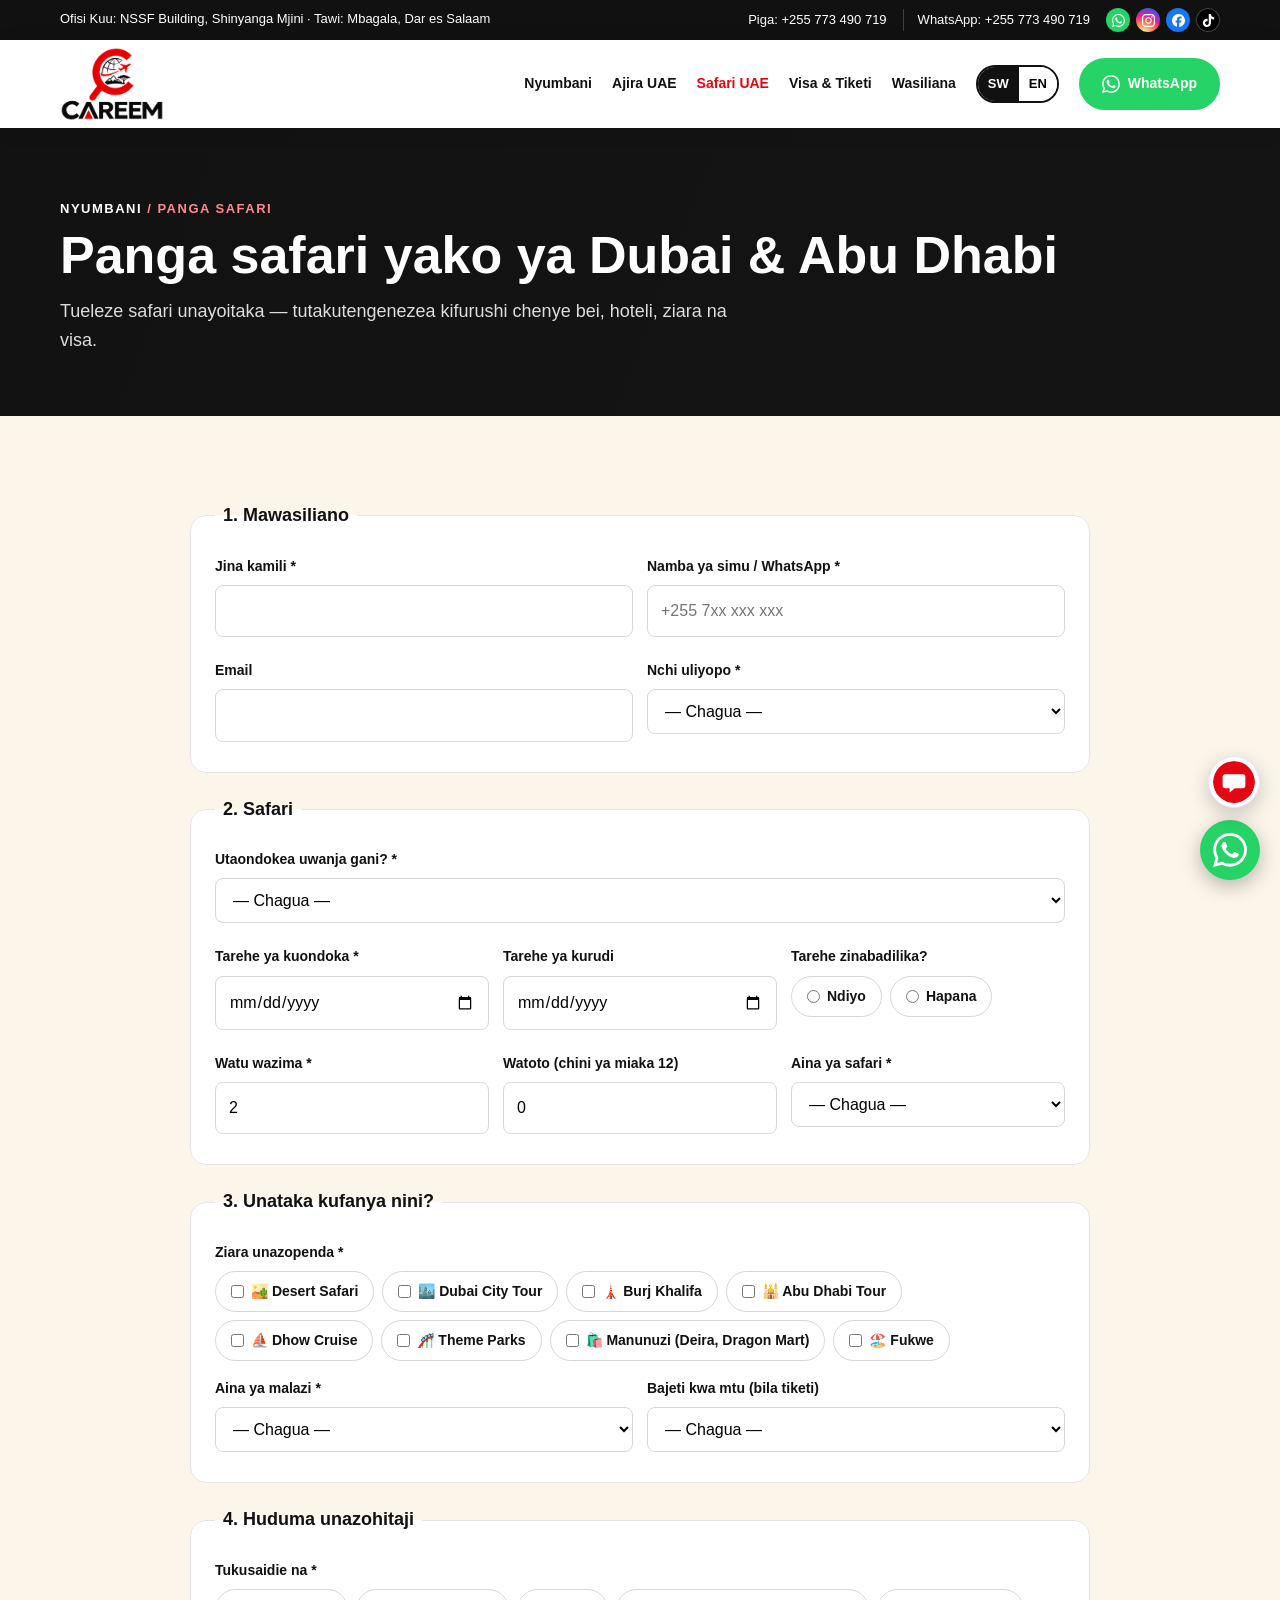
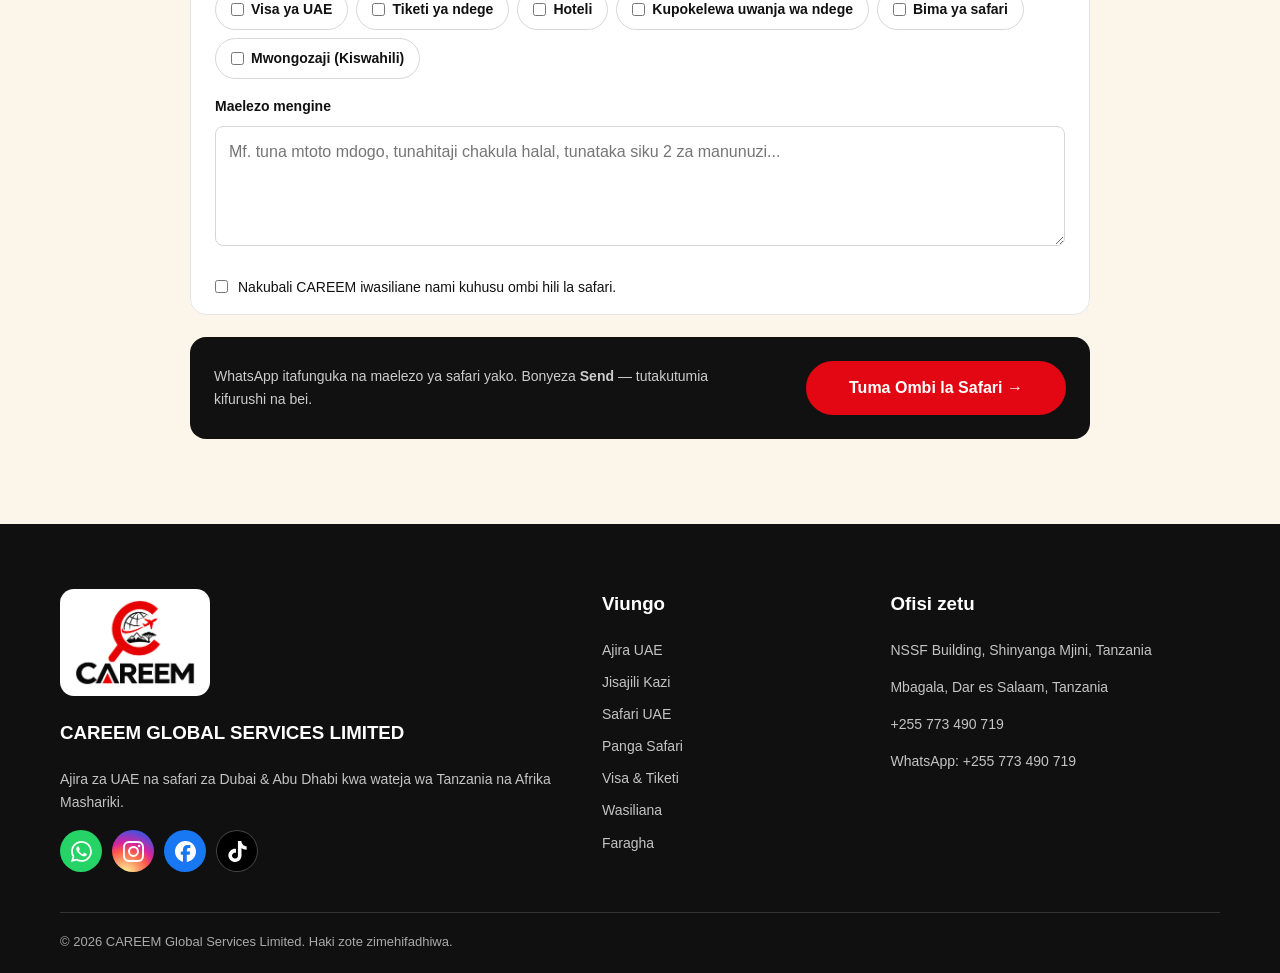
<file: plan-trip.html>
<!doctype html>
<html lang="sw">
<head>
<meta charset="utf-8">
<meta name="viewport" content="width=device-width,initial-scale=1">
<title>Panga Safari ya Dubai | CAREEM Global Services</title>
<meta name="description" content="Fomu ya kupanga safari ya Dubai na Abu Dhabi — visa, tiketi, hoteli na ziara.">
<meta property="og:title" content="Panga Safari ya Dubai | CAREEM Global Services">
<meta property="og:description" content="Fomu ya kupanga safari ya Dubai na Abu Dhabi — visa, tiketi, hoteli na ziara.">
<meta property="og:image" content="assets/careem-logo.png">
<meta property="og:type" content="website">
<meta name="theme-color" content="#e30613">
<link rel="icon" type="image/png" href="assets/favicon.png">
<link rel="apple-touch-icon" href="assets/careem-mark.png">
<link rel="stylesheet" href="assets/style.css">
</head>
<body>
<svg width="0" height="0" style="position:absolute" aria-hidden="true"><symbol id="i-wa" viewBox="0 0 24 24"><path d="M17.472 14.382c-.297-.149-1.758-.867-2.03-.967-.273-.099-.471-.148-.67.15-.197.297-.767.966-.94 1.164-.173.199-.347.223-.644.075-.297-.15-1.255-.463-2.39-1.475-.883-.788-1.48-1.761-1.653-2.059-.173-.297-.018-.458.13-.606.134-.133.298-.347.446-.52.149-.174.198-.298.298-.497.099-.198.05-.371-.025-.52-.075-.149-.669-1.612-.916-2.207-.242-.579-.487-.5-.669-.51-.173-.008-.371-.01-.57-.01-.198 0-.52.074-.792.372-.272.297-1.04 1.016-1.04 2.479 0 1.462 1.065 2.875 1.213 3.074.149.198 2.096 3.2 5.077 4.487.709.306 1.262.489 1.694.625.712.227 1.36.195 1.871.118.571-.085 1.758-.719 2.006-1.413.248-.694.248-1.289.173-1.413-.074-.124-.272-.198-.57-.347m-5.421 7.403h-.004a9.87 9.87 0 01-5.031-1.378l-.361-.214-3.741.982.998-3.648-.235-.374a9.86 9.86 0 01-1.51-5.26c.001-5.45 4.436-9.884 9.888-9.884 2.64 0 5.122 1.03 6.988 2.898a9.825 9.825 0 012.893 6.994c-.003 5.45-4.437 9.884-9.885 9.884m8.413-18.297A11.815 11.815 0 0012.05 0C5.495 0 .16 5.335.157 11.892c0 2.096.547 4.142 1.588 5.945L.057 24l6.305-1.654a11.882 11.882 0 005.683 1.448h.005c6.554 0 11.89-5.335 11.893-11.893a11.821 11.821 0 00-3.48-8.413Z"/></symbol><symbol id="i-ig" viewBox="0 0 24 24"><path d="M7.0301.084c-1.2768.0602-2.1487.264-2.911.5634-.7888.3075-1.4575.72-2.1228 1.3877-.6652.6677-1.075 1.3368-1.3802 2.127-.2954.7638-.4956 1.6365-.552 2.914-.0564 1.2775-.0689 1.6882-.0626 4.947.0062 3.2586.0206 3.6671.0825 4.9473.061 1.2765.264 2.1482.5635 2.9107.308.7889.72 1.4573 1.388 2.1228.6679.6655 1.3365 1.0743 2.1285 1.38.7632.295 1.6361.4961 2.9134.552 1.2773.056 1.6884.069 4.9462.0627 3.2578-.0062 3.668-.0207 4.9478-.0814 1.28-.0607 2.147-.2652 2.9098-.5633.7889-.3086 1.4578-.72 2.1228-1.3881.665-.6682 1.0745-1.3378 1.3795-2.1284.2957-.7632.4966-1.636.552-2.9124.056-1.2809.0692-1.6898.063-4.948-.0063-3.2583-.021-3.6668-.0817-4.9465-.0607-1.2797-.264-2.1487-.5633-2.9117-.3084-.7889-.72-1.4568-1.3876-2.1228C21.2982 1.33 20.628.9208 19.8378.6165 19.074.321 18.2017.1197 16.9244.0645 15.6471.0093 15.236-.005 11.977.0014 8.718.0076 8.31.0215 7.0301.0839m.1402 21.6932c-1.17-.0509-1.8053-.2453-2.2287-.408-.5606-.216-.96-.4771-1.3819-.895-.422-.4178-.6811-.8186-.9-1.378-.1644-.4234-.3624-1.058-.4171-2.228-.0595-1.2645-.072-1.6442-.079-4.848-.007-3.2037.0053-3.583.0607-4.848.05-1.169.2456-1.805.408-2.2282.216-.5613.4762-.96.895-1.3816.4188-.4217.8184-.6814 1.3783-.9003.423-.1651 1.0575-.3614 2.227-.4171 1.2655-.06 1.6447-.072 4.848-.079 3.2033-.007 3.5835.005 4.8495.0608 1.169.0508 1.8053.2445 2.228.408.5608.216.96.4754 1.3816.895.4217.4194.6816.8176.9005 1.3787.1653.4217.3617 1.056.4169 2.2263.0602 1.2655.0739 1.645.0796 4.848.0058 3.203-.0055 3.5834-.061 4.848-.051 1.17-.245 1.8055-.408 2.2294-.216.5604-.4763.96-.8954 1.3814-.419.4215-.8181.6811-1.3783.9-.4224.1649-1.0577.3617-2.2262.4174-1.2656.0595-1.6448.072-4.8493.079-3.2045.007-3.5825-.006-4.848-.0608M16.953 5.5864A1.44 1.44 0 1 0 18.39 4.144a1.44 1.44 0 0 0-1.437 1.4424M5.8385 12.012c.0067 3.4032 2.7706 6.1557 6.173 6.1493 3.4026-.0065 6.157-2.7701 6.1506-6.1733-.0065-3.4032-2.771-6.1565-6.174-6.1498-3.403.0067-6.156 2.771-6.1496 6.1738M8 12.0077a4 4 0 1 1 4.008 3.9921A3.9996 3.9996 0 0 1 8 12.0077"/></symbol><symbol id="i-fb" viewBox="0 0 24 24"><path d="M9.101 23.691v-7.98H6.627v-3.667h2.474v-1.58c0-4.085 1.848-5.978 5.858-5.978.401 0 .955.042 1.468.103a8.68 8.68 0 0 1 1.141.195v3.325a8.623 8.623 0 0 0-.653-.036 26.805 26.805 0 0 0-.733-.009c-.707 0-1.259.096-1.675.309a1.686 1.686 0 0 0-.679.622c-.258.42-.374.995-.374 1.752v1.297h3.919l-.386 2.103-.287 1.564h-3.246v8.245C19.396 23.238 24 18.179 24 12.044c0-6.627-5.373-12-12-12s-12 5.373-12 12c0 5.628 3.874 10.35 9.101 11.647Z"/></symbol><symbol id="i-tt" viewBox="0 0 24 24"><path d="M12.525.02c1.31-.02 2.61-.01 3.91-.02.08 1.53.63 3.09 1.75 4.17 1.12 1.11 2.7 1.62 4.24 1.79v4.03c-1.44-.05-2.89-.35-4.2-.97-.57-.26-1.1-.59-1.62-.93-.01 2.92.01 5.84-.02 8.75-.08 1.4-.54 2.79-1.35 3.94-1.31 1.92-3.58 3.17-5.91 3.21-1.43.08-2.86-.31-4.08-1.03-2.02-1.19-3.44-3.37-3.65-5.71-.02-.5-.03-1-.01-1.49.18-1.9 1.12-3.72 2.58-4.96 1.66-1.44 3.98-2.13 6.15-1.72.02 1.48-.04 2.96-.04 4.44-.99-.32-2.15-.23-3.02.37-.63.41-1.11 1.04-1.36 1.75-.21.51-.15 1.07-.14 1.61.24 1.64 1.82 3.02 3.5 2.87 1.12-.01 2.19-.66 2.77-1.61.19-.33.4-.67.41-1.06.1-1.79.06-3.57.07-5.36.01-4.03-.01-8.05.02-12.07z"/></symbol></svg>
<div class="top"><div class="container"><span class="addr"><span class="sw">Ofisi Kuu: NSSF Building, Shinyanga Mjini · Tawi: Mbagala, Dar es Salaam</span><span class="en">Head Office: NSSF Building, Shinyanga · Branch: Mbagala, Dar es Salaam</span></span><div class="top-r"><a href="tel:+255773490719" class="hide-xs"><span class="sw">Piga:</span><span class="en">Call:</span> +255 773 490 719</a><a href="https://wa.me/255773490719" target="_blank" rel="noopener">WhatsApp: +255 773 490 719</a><div class="social sm"><a class="s-wa" href="https://wa.me/255773490719" target="_blank" rel="noopener" aria-label="WhatsApp" title="WhatsApp"><svg class="ico" aria-hidden="true"><use href="#i-wa"/></svg></a><a class="s-ig" href="https://www.instagram.com/careem.global" target="_blank" rel="noopener" aria-label="Instagram" title="Instagram"><svg class="ico" aria-hidden="true"><use href="#i-ig"/></svg></a><a class="s-fb" href="https://www.facebook.com/share/1MFYua97Gw/" target="_blank" rel="noopener" aria-label="Facebook" title="Facebook"><svg class="ico" aria-hidden="true"><use href="#i-fb"/></svg></a><a class="s-tt" href="https://vm.tiktok.com/ZS9P6AvFMCN2Y-2cVCd/" target="_blank" rel="noopener" aria-label="TikTok" title="TikTok"><svg class="ico" aria-hidden="true"><use href="#i-tt"/></svg></a></div></div></div></div>
<header><div class="container nav">
<a class="brand" href="index.html"><img src="assets/careem-logo.png" alt="CAREEM Global Services Limited" width="520" height="369"></a>
<button class="menu" aria-label="Menu" aria-expanded="false">☰</button>
<nav id="nav"><a href="index.html"><span class="sw">Nyumbani</span><span class="en">Home</span></a><a href="jobs.html"><span class="sw">Ajira UAE</span><span class="en">UAE Jobs</span></a><a href="safari.html" class="active"><span class="sw">Safari UAE</span><span class="en">UAE Safaris</span></a><a href="visa.html"><span class="sw">Visa & Tiketi</span><span class="en">Visa & Travel</span></a><a href="contact.html"><span class="sw">Wasiliana</span><span class="en">Contact</span></a>
<div class="lang" role="group" aria-label="Language"><button data-lang="sw" class="on">SW</button><button data-lang="en">EN</button></div>
<a class="btn btn-wa" href="https://wa.me/255773490719" target="_blank" rel="noopener"><svg class="ico" aria-hidden="true"><use href="#i-wa"/></svg>WhatsApp</a>
</nav>
</div></header>
<main>
<section class="page-hero" style="--img:url('https://images.unsplash.com/photo-1451337516015-6b6e9a44a8a3?auto=format&fit=crop&w=1800&q=80')"><div class="container">
<div class="crumb"><a href="index.html"><span class="sw">Nyumbani</span><span class="en">Home</span></a> / <span class="sw">Panga Safari</span><span class="en">Plan a Trip</span></div>
<h1 class="sw">Panga safari yako ya Dubai &amp; Abu Dhabi</h1><h1 class="en">Plan your Dubai &amp; Abu Dhabi trip</h1><p class="sw">Tueleze safari unayoitaka — tutakutengenezea kifurushi chenye bei, hoteli, ziara na visa.</p><p class="en">Tell us about the trip you want — we will prepare a package with prices, hotel, tours and visa.</p>
</div></section>
<section class="section sand"><div class="container">
<form class="big-form wa-form" data-type="trip" data-title-sw="OMBI LA SAFARI UAE" data-title-en="UAE TRIP REQUEST" novalidate>
<fieldset class="fs"><input type="text" name="website" tabindex="-1" autocomplete="off" aria-hidden="true" class="hp"><legend><span class="sw">1. Mawasiliano</span><span class="en">1. Contact details</span></legend>
<div class="row2"><div class="q"><label class="qlabel" for="t_name"><span class="sw">Jina kamili *</span><span class="en">Full name *</span></label><input id="t_name" type="text" required maxlength="120"></div>
<div class="q"><label class="qlabel" for="t_phone"><span class="sw">Namba ya simu / WhatsApp *</span><span class="en">Phone / WhatsApp *</span></label><input id="t_phone" type="tel" required maxlength="120" data-ph-sw="+255 7xx xxx xxx" data-ph-en="+255 7xx xxx xxx"></div></div>
<div class="row2"><div class="q"><label class="qlabel" for="t_email"><span class="sw">Email</span><span class="en">Email</span></label><input id="t_email" type="email" maxlength="120"></div>
<div class="q"><label class="qlabel" for="t_country"><span class="sw">Nchi uliyopo *</span><span class="en">Your country *</span></label><select id="t_country" required><option value="" data-sw="— Chagua —" data-en="— Select —">— Chagua —</option><option value="TZ" data-sw="🇹🇿 Tanzania" data-en="🇹🇿 Tanzania">🇹🇿 Tanzania</option><option value="KE" data-sw="🇰🇪 Kenya" data-en="🇰🇪 Kenya">🇰🇪 Kenya</option><option value="UG" data-sw="🇺🇬 Uganda" data-en="🇺🇬 Uganda">🇺🇬 Uganda</option><option value="RW" data-sw="🇷🇼 Rwanda" data-en="🇷🇼 Rwanda">🇷🇼 Rwanda</option><option value="BI" data-sw="🇧🇮 Burundi" data-en="🇧🇮 Burundi">🇧🇮 Burundi</option><option value="CD" data-sw="🇨🇩 DR Congo" data-en="🇨🇩 DR Congo">🇨🇩 DR Congo</option><option value="OT" data-sw="Nyingine" data-en="Other">Nyingine</option></select></div></div>
</fieldset>

<fieldset class="fs"><legend><span class="sw">2. Safari</span><span class="en">2. Trip details</span></legend>
<div class="q"><label class="qlabel" for="t_from"><span class="sw">Utaondokea uwanja gani? *</span><span class="en">Departure airport *</span></label><select id="t_from" required><option value="" data-sw="— Chagua —" data-en="— Select —">— Chagua —</option><option value="DAR" data-sw="Dar es Salaam (DAR)" data-en="Dar es Salaam (DAR)">Dar es Salaam (DAR)</option><option value="ZNZ" data-sw="Zanzibar (ZNZ)" data-en="Zanzibar (ZNZ)">Zanzibar (ZNZ)</option><option value="JRO" data-sw="Kilimanjaro (JRO)" data-en="Kilimanjaro (JRO)">Kilimanjaro (JRO)</option><option value="MWZ" data-sw="Mwanza (MWZ)" data-en="Mwanza (MWZ)">Mwanza (MWZ)</option><option value="NBO" data-sw="Nairobi (NBO)" data-en="Nairobi (NBO)">Nairobi (NBO)</option><option value="EBB" data-sw="Entebbe (EBB)" data-en="Entebbe (EBB)">Entebbe (EBB)</option><option value="KGL" data-sw="Kigali (KGL)" data-en="Kigali (KGL)">Kigali (KGL)</option><option value="other" data-sw="Nyingine" data-en="Other">Nyingine</option></select></div>
<div class="row3"><div class="q"><label class="qlabel" for="t_start"><span class="sw">Tarehe ya kuondoka *</span><span class="en">Departure date *</span></label><input id="t_start" type="date" required maxlength="120"></div>
<div class="q"><label class="qlabel" for="t_end"><span class="sw">Tarehe ya kurudi</span><span class="en">Return date</span></label><input id="t_end" type="date" maxlength="120"></div>
<div class="q"><span class="qlabel"><span class="sw">Tarehe zinabadilika?</span><span class="en">Flexible dates?</span></span><div class="chips"><label><input type="radio" name="t_flex" value="yes"><span class="sw">Ndiyo</span><span class="en">Yes</span></label><label><input type="radio" name="t_flex" value="no"><span class="sw">Hapana</span><span class="en">No</span></label></div><div class="err"><span class="sw">Chagua angalau moja.</span><span class="en">Please choose at least one.</span></div></div></div>
<div class="row3"><div class="q"><label class="qlabel" for="t_adults"><span class="sw">Watu wazima *</span><span class="en">Adults *</span></label><input id="t_adults" type="number" required maxlength="120" min="1" max="99" value="2"></div>
<div class="q"><label class="qlabel" for="t_kids"><span class="sw">Watoto (chini ya miaka 12)</span><span class="en">Children (under 12)</span></label><input id="t_kids" type="number" maxlength="120" min="0" max="99" value="0"></div>
<div class="q"><label class="qlabel" for="t_type"><span class="sw">Aina ya safari *</span><span class="en">Trip type *</span></label><select id="t_type" required><option value="" data-sw="— Chagua —" data-en="— Select —">— Chagua —</option><option value="family" data-sw="Familia" data-en="Family">Familia</option><option value="couple" data-sw="Wanandoa / Honeymoon" data-en="Couple / Honeymoon">Wanandoa / Honeymoon</option><option value="friends" data-sw="Marafiki" data-en="Friends">Marafiki</option><option value="business" data-sw="Biashara & Manunuzi" data-en="Business & Shopping">Biashara & Manunuzi</option><option value="corporate" data-sw="Kampuni / Kikundi" data-en="Corporate / Group">Kampuni / Kikundi</option><option value="solo" data-sw="Peke yangu" data-en="Solo">Peke yangu</option></select></div></div>
</fieldset>

<fieldset class="fs"><legend><span class="sw">3. Unataka kufanya nini?</span><span class="en">3. What would you like to do?</span></legend>
<div class="q" data-req-group><span class="qlabel"><span class="sw">Ziara unazopenda *</span><span class="en">Tours you are interested in *</span></span><div class="chips"><label><input type="checkbox" name="t_tours" value="desert"><span class="sw">🏜️ Desert Safari</span><span class="en">🏜️ Desert Safari</span></label><label><input type="checkbox" name="t_tours" value="city"><span class="sw">🏙️ Dubai City Tour</span><span class="en">🏙️ Dubai City Tour</span></label><label><input type="checkbox" name="t_tours" value="burj"><span class="sw">🗼 Burj Khalifa</span><span class="en">🗼 Burj Khalifa</span></label><label><input type="checkbox" name="t_tours" value="abudhabi"><span class="sw">🕌 Abu Dhabi Tour</span><span class="en">🕌 Abu Dhabi Tour</span></label><label><input type="checkbox" name="t_tours" value="dhow"><span class="sw">⛵ Dhow Cruise</span><span class="en">⛵ Dhow Cruise</span></label><label><input type="checkbox" name="t_tours" value="parks"><span class="sw">🎢 Theme Parks</span><span class="en">🎢 Theme Parks</span></label><label><input type="checkbox" name="t_tours" value="shopping"><span class="sw">🛍️ Manunuzi (Deira, Dragon Mart)</span><span class="en">🛍️ Shopping (Deira, Dragon Mart)</span></label><label><input type="checkbox" name="t_tours" value="beach"><span class="sw">🏖️ Fukwe</span><span class="en">🏖️ Beaches</span></label></div><div class="err"><span class="sw">Chagua angalau moja.</span><span class="en">Please choose at least one.</span></div></div>
<div class="row2"><div class="q"><label class="qlabel" for="t_hotel"><span class="sw">Aina ya malazi *</span><span class="en">Accommodation *</span></label><select id="t_hotel" required><option value="" data-sw="— Chagua —" data-en="— Select —">— Chagua —</option><option value="3" data-sw="Hoteli nyota 3" data-en="3-star hotel">Hoteli nyota 3</option><option value="4" data-sw="Hoteli nyota 4" data-en="4-star hotel">Hoteli nyota 4</option><option value="5" data-sw="Hoteli nyota 5" data-en="5-star hotel">Hoteli nyota 5</option><option value="apt" data-sw="Hotel apartment" data-en="Hotel apartment">Hotel apartment</option><option value="none" data-sw="Sihitaji (nina malazi)" data-en="Not needed (I have accommodation)">Sihitaji (nina malazi)</option></select></div>
<div class="q"><label class="qlabel" for="t_budget"><span class="sw">Bajeti kwa mtu (bila tiketi)</span><span class="en">Budget per person (excluding flights)</span></label><select id="t_budget"><option value="" data-sw="— Chagua —" data-en="— Select —">— Chagua —</option><option value="low" data-sw="Chini ya USD 500" data-en="Under USD 500">Chini ya USD 500</option><option value="mid" data-sw="USD 500 – 1,000" data-en="USD 500 – 1,000">USD 500 – 1,000</option><option value="high" data-sw="USD 1,000 – 2,000" data-en="USD 1,000 – 2,000">USD 1,000 – 2,000</option><option value="lux" data-sw="Zaidi ya USD 2,000" data-en="Above USD 2,000">Zaidi ya USD 2,000</option><option value="unsure" data-sw="Sijui bado" data-en="Not sure yet">Sijui bado</option></select></div></div>
</fieldset>

<fieldset class="fs"><legend><span class="sw">4. Huduma unazohitaji</span><span class="en">4. Services you need</span></legend>
<div class="q" data-req-group><span class="qlabel"><span class="sw">Tukusaidie na *</span><span class="en">Help me with *</span></span><div class="chips"><label><input type="checkbox" name="t_need" value="visa"><span class="sw">Visa ya UAE</span><span class="en">UAE visa</span></label><label><input type="checkbox" name="t_need" value="flight"><span class="sw">Tiketi ya ndege</span><span class="en">Flight tickets</span></label><label><input type="checkbox" name="t_need" value="hotel"><span class="sw">Hoteli</span><span class="en">Hotel</span></label><label><input type="checkbox" name="t_need" value="pickup"><span class="sw">Kupokelewa uwanja wa ndege</span><span class="en">Airport pickup</span></label><label><input type="checkbox" name="t_need" value="insurance"><span class="sw">Bima ya safari</span><span class="en">Travel insurance</span></label><label><input type="checkbox" name="t_need" value="guide"><span class="sw">Mwongozaji (Kiswahili)</span><span class="en">Swahili-speaking guide</span></label></div><div class="err"><span class="sw">Chagua angalau moja.</span><span class="en">Please choose at least one.</span></div></div>
<div class="q"><label class="qlabel" for="t_notes"><span class="sw">Maelezo mengine</span><span class="en">Anything else?</span></label><textarea id="t_notes" maxlength="1500" data-ph-sw="Mf. tuna mtoto mdogo, tunahitaji chakula halal, tunataka siku 2 za manunuzi..." data-ph-en="E.g. we have a baby, we need halal food, we want 2 shopping days..."></textarea></div>
<div class="q" data-skip><label class="consent"><input type="checkbox" required> <span><span class="sw">Nakubali CAREEM iwasiliane nami kuhusu ombi hili la safari.</span><span class="en">I agree that CAREEM may contact me about this trip request.</span></span></label></div>
</fieldset>
<div class="submit-bar"><p class="sw">WhatsApp itafunguka na maelezo ya safari yako. Bonyeza <b>Send</b> — tutakutumia kifurushi na bei.</p><p class="en">WhatsApp opens with your trip details. Press <b>Send</b> — we will reply with a package and price.</p><button class="btn" type="submit"><span class="sw">Tuma Ombi la Safari →</span><span class="en">Send Trip Request →</span></button></div>
</form>
</div></section>
</main>
<footer><div class="container"><div class="cols">
<div><img class="f-logo" src="assets/careem-logo.png" alt="CAREEM" width="520" height="369"><h3 style="margin-top:14px">CAREEM GLOBAL SERVICES LIMITED</h3><p class="sw">Ajira za UAE na safari za Dubai &amp; Abu Dhabi kwa wateja wa Tanzania na Afrika Mashariki.</p><p class="en">UAE jobs and Dubai &amp; Abu Dhabi tours for clients from Tanzania and East Africa.</p><div class="social lg"><a class="s-wa" href="https://wa.me/255773490719" target="_blank" rel="noopener" aria-label="WhatsApp" title="WhatsApp"><svg class="ico" aria-hidden="true"><use href="#i-wa"/></svg></a><a class="s-ig" href="https://www.instagram.com/careem.global" target="_blank" rel="noopener" aria-label="Instagram" title="Instagram"><svg class="ico" aria-hidden="true"><use href="#i-ig"/></svg></a><a class="s-fb" href="https://www.facebook.com/share/1MFYua97Gw/" target="_blank" rel="noopener" aria-label="Facebook" title="Facebook"><svg class="ico" aria-hidden="true"><use href="#i-fb"/></svg></a><a class="s-tt" href="https://vm.tiktok.com/ZS9P6AvFMCN2Y-2cVCd/" target="_blank" rel="noopener" aria-label="TikTok" title="TikTok"><svg class="ico" aria-hidden="true"><use href="#i-tt"/></svg></a></div></div>
<div class="links"><h3><span class="sw">Viungo</span><span class="en">Quick Links</span></h3>
<a href="jobs.html"><span class="sw">Ajira UAE</span><span class="en">UAE Jobs</span></a><a href="register.html"><span class="sw">Jisajili Kazi</span><span class="en">Job Registration</span></a><a href="safari.html"><span class="sw">Safari UAE</span><span class="en">UAE Safaris</span></a><a href="plan-trip.html"><span class="sw">Panga Safari</span><span class="en">Plan a Trip</span></a><a href="visa.html"><span class="sw">Visa &amp; Tiketi</span><span class="en">Visa &amp; Travel</span></a><a href="contact.html"><span class="sw">Wasiliana</span><span class="en">Contact</span></a><a href="contact.html#privacy"><span class="sw">Faragha</span><span class="en">Privacy</span></a></div>
<div><h3><span class="sw">Ofisi zetu</span><span class="en">Our offices</span></h3><p>NSSF Building, Shinyanga Mjini, Tanzania</p><p>Mbagala, Dar es Salaam, Tanzania</p><p><a href="tel:+255773490719">+255 773 490 719</a></p><p><a href="https://wa.me/255773490719" target="_blank" rel="noopener">WhatsApp: +255 773 490 719</a></p></div>
</div>
<div class="copyright">© <span id="year"></span> CAREEM Global Services Limited. <span class="sw">Haki zote zimehifadhiwa.</span><span class="en">All rights reserved.</span></div>
</div></footer>
<a class="wa" href="https://wa.me/255773490719" target="_blank" rel="noopener" aria-label="WhatsApp"><svg class="ico" aria-hidden="true"><use href="#i-wa"/></svg></a>
<script src="assets/config.js"></script>
<script src="assets/main.js"></script>
<script src="assets/agent-widget.js" defer></script>
</body>
</html>
</file>
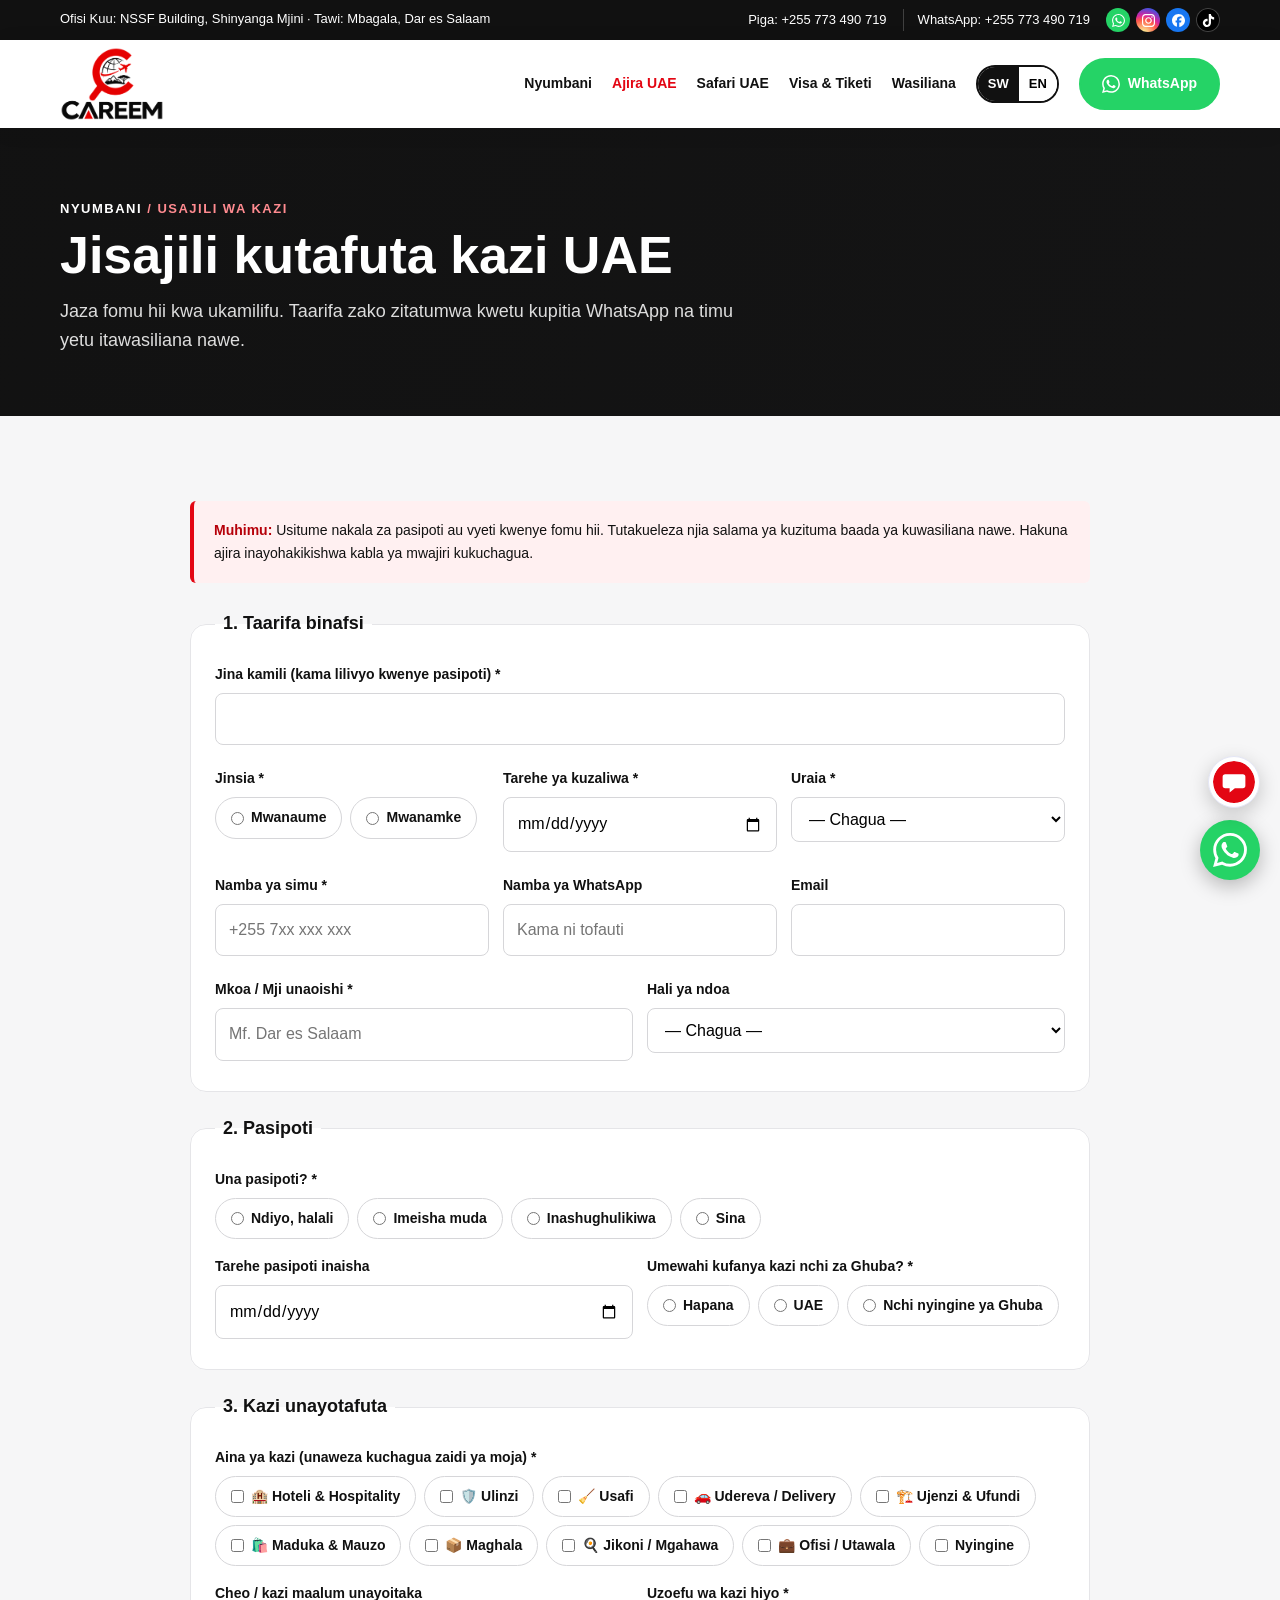
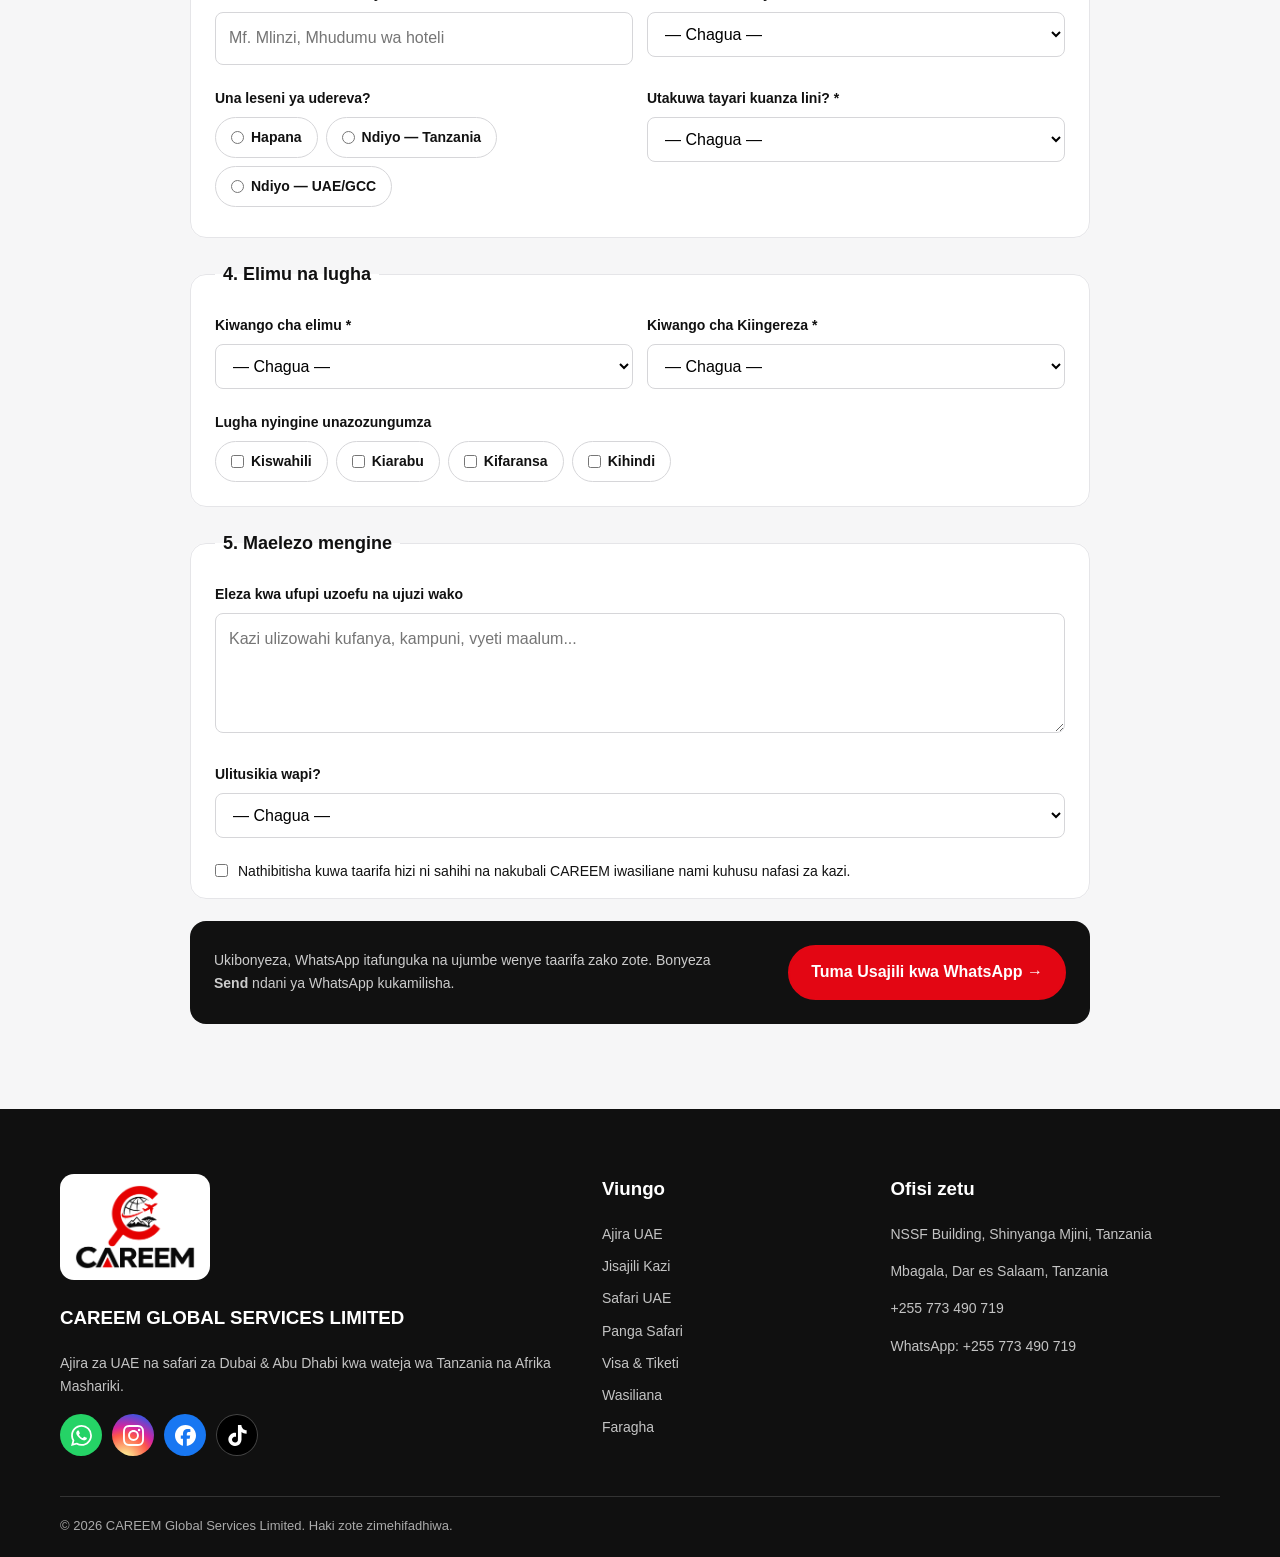
<file: register.html>
<!doctype html>
<html lang="sw">
<head>
<meta charset="utf-8">
<meta name="viewport" content="width=device-width,initial-scale=1">
<title>Jisajili Kazi UAE | CAREEM Global Services</title>
<meta name="description" content="Fomu ya usajili kwa wanaotafuta kazi UAE kutoka Tanzania na Afrika Mashariki.">
<meta property="og:title" content="Jisajili Kazi UAE | CAREEM Global Services">
<meta property="og:description" content="Fomu ya usajili kwa wanaotafuta kazi UAE kutoka Tanzania na Afrika Mashariki.">
<meta property="og:image" content="assets/careem-logo.png">
<meta property="og:type" content="website">
<meta name="theme-color" content="#e30613">
<link rel="icon" type="image/png" href="assets/favicon.png">
<link rel="apple-touch-icon" href="assets/careem-mark.png">
<link rel="stylesheet" href="assets/style.css">
</head>
<body>
<svg width="0" height="0" style="position:absolute" aria-hidden="true"><symbol id="i-wa" viewBox="0 0 24 24"><path d="M17.472 14.382c-.297-.149-1.758-.867-2.03-.967-.273-.099-.471-.148-.67.15-.197.297-.767.966-.94 1.164-.173.199-.347.223-.644.075-.297-.15-1.255-.463-2.39-1.475-.883-.788-1.48-1.761-1.653-2.059-.173-.297-.018-.458.13-.606.134-.133.298-.347.446-.52.149-.174.198-.298.298-.497.099-.198.05-.371-.025-.52-.075-.149-.669-1.612-.916-2.207-.242-.579-.487-.5-.669-.51-.173-.008-.371-.01-.57-.01-.198 0-.52.074-.792.372-.272.297-1.04 1.016-1.04 2.479 0 1.462 1.065 2.875 1.213 3.074.149.198 2.096 3.2 5.077 4.487.709.306 1.262.489 1.694.625.712.227 1.36.195 1.871.118.571-.085 1.758-.719 2.006-1.413.248-.694.248-1.289.173-1.413-.074-.124-.272-.198-.57-.347m-5.421 7.403h-.004a9.87 9.87 0 01-5.031-1.378l-.361-.214-3.741.982.998-3.648-.235-.374a9.86 9.86 0 01-1.51-5.26c.001-5.45 4.436-9.884 9.888-9.884 2.64 0 5.122 1.03 6.988 2.898a9.825 9.825 0 012.893 6.994c-.003 5.45-4.437 9.884-9.885 9.884m8.413-18.297A11.815 11.815 0 0012.05 0C5.495 0 .16 5.335.157 11.892c0 2.096.547 4.142 1.588 5.945L.057 24l6.305-1.654a11.882 11.882 0 005.683 1.448h.005c6.554 0 11.89-5.335 11.893-11.893a11.821 11.821 0 00-3.48-8.413Z"/></symbol><symbol id="i-ig" viewBox="0 0 24 24"><path d="M7.0301.084c-1.2768.0602-2.1487.264-2.911.5634-.7888.3075-1.4575.72-2.1228 1.3877-.6652.6677-1.075 1.3368-1.3802 2.127-.2954.7638-.4956 1.6365-.552 2.914-.0564 1.2775-.0689 1.6882-.0626 4.947.0062 3.2586.0206 3.6671.0825 4.9473.061 1.2765.264 2.1482.5635 2.9107.308.7889.72 1.4573 1.388 2.1228.6679.6655 1.3365 1.0743 2.1285 1.38.7632.295 1.6361.4961 2.9134.552 1.2773.056 1.6884.069 4.9462.0627 3.2578-.0062 3.668-.0207 4.9478-.0814 1.28-.0607 2.147-.2652 2.9098-.5633.7889-.3086 1.4578-.72 2.1228-1.3881.665-.6682 1.0745-1.3378 1.3795-2.1284.2957-.7632.4966-1.636.552-2.9124.056-1.2809.0692-1.6898.063-4.948-.0063-3.2583-.021-3.6668-.0817-4.9465-.0607-1.2797-.264-2.1487-.5633-2.9117-.3084-.7889-.72-1.4568-1.3876-2.1228C21.2982 1.33 20.628.9208 19.8378.6165 19.074.321 18.2017.1197 16.9244.0645 15.6471.0093 15.236-.005 11.977.0014 8.718.0076 8.31.0215 7.0301.0839m.1402 21.6932c-1.17-.0509-1.8053-.2453-2.2287-.408-.5606-.216-.96-.4771-1.3819-.895-.422-.4178-.6811-.8186-.9-1.378-.1644-.4234-.3624-1.058-.4171-2.228-.0595-1.2645-.072-1.6442-.079-4.848-.007-3.2037.0053-3.583.0607-4.848.05-1.169.2456-1.805.408-2.2282.216-.5613.4762-.96.895-1.3816.4188-.4217.8184-.6814 1.3783-.9003.423-.1651 1.0575-.3614 2.227-.4171 1.2655-.06 1.6447-.072 4.848-.079 3.2033-.007 3.5835.005 4.8495.0608 1.169.0508 1.8053.2445 2.228.408.5608.216.96.4754 1.3816.895.4217.4194.6816.8176.9005 1.3787.1653.4217.3617 1.056.4169 2.2263.0602 1.2655.0739 1.645.0796 4.848.0058 3.203-.0055 3.5834-.061 4.848-.051 1.17-.245 1.8055-.408 2.2294-.216.5604-.4763.96-.8954 1.3814-.419.4215-.8181.6811-1.3783.9-.4224.1649-1.0577.3617-2.2262.4174-1.2656.0595-1.6448.072-4.8493.079-3.2045.007-3.5825-.006-4.848-.0608M16.953 5.5864A1.44 1.44 0 1 0 18.39 4.144a1.44 1.44 0 0 0-1.437 1.4424M5.8385 12.012c.0067 3.4032 2.7706 6.1557 6.173 6.1493 3.4026-.0065 6.157-2.7701 6.1506-6.1733-.0065-3.4032-2.771-6.1565-6.174-6.1498-3.403.0067-6.156 2.771-6.1496 6.1738M8 12.0077a4 4 0 1 1 4.008 3.9921A3.9996 3.9996 0 0 1 8 12.0077"/></symbol><symbol id="i-fb" viewBox="0 0 24 24"><path d="M9.101 23.691v-7.98H6.627v-3.667h2.474v-1.58c0-4.085 1.848-5.978 5.858-5.978.401 0 .955.042 1.468.103a8.68 8.68 0 0 1 1.141.195v3.325a8.623 8.623 0 0 0-.653-.036 26.805 26.805 0 0 0-.733-.009c-.707 0-1.259.096-1.675.309a1.686 1.686 0 0 0-.679.622c-.258.42-.374.995-.374 1.752v1.297h3.919l-.386 2.103-.287 1.564h-3.246v8.245C19.396 23.238 24 18.179 24 12.044c0-6.627-5.373-12-12-12s-12 5.373-12 12c0 5.628 3.874 10.35 9.101 11.647Z"/></symbol><symbol id="i-tt" viewBox="0 0 24 24"><path d="M12.525.02c1.31-.02 2.61-.01 3.91-.02.08 1.53.63 3.09 1.75 4.17 1.12 1.11 2.7 1.62 4.24 1.79v4.03c-1.44-.05-2.89-.35-4.2-.97-.57-.26-1.1-.59-1.62-.93-.01 2.92.01 5.84-.02 8.75-.08 1.4-.54 2.79-1.35 3.94-1.31 1.92-3.58 3.17-5.91 3.21-1.43.08-2.86-.31-4.08-1.03-2.02-1.19-3.44-3.37-3.65-5.71-.02-.5-.03-1-.01-1.49.18-1.9 1.12-3.72 2.58-4.96 1.66-1.44 3.98-2.13 6.15-1.72.02 1.48-.04 2.96-.04 4.44-.99-.32-2.15-.23-3.02.37-.63.41-1.11 1.04-1.36 1.75-.21.51-.15 1.07-.14 1.61.24 1.64 1.82 3.02 3.5 2.87 1.12-.01 2.19-.66 2.77-1.61.19-.33.4-.67.41-1.06.1-1.79.06-3.57.07-5.36.01-4.03-.01-8.05.02-12.07z"/></symbol></svg>
<div class="top"><div class="container"><span class="addr"><span class="sw">Ofisi Kuu: NSSF Building, Shinyanga Mjini · Tawi: Mbagala, Dar es Salaam</span><span class="en">Head Office: NSSF Building, Shinyanga · Branch: Mbagala, Dar es Salaam</span></span><div class="top-r"><a href="tel:+255773490719" class="hide-xs"><span class="sw">Piga:</span><span class="en">Call:</span> +255 773 490 719</a><a href="https://wa.me/255773490719" target="_blank" rel="noopener">WhatsApp: +255 773 490 719</a><div class="social sm"><a class="s-wa" href="https://wa.me/255773490719" target="_blank" rel="noopener" aria-label="WhatsApp" title="WhatsApp"><svg class="ico" aria-hidden="true"><use href="#i-wa"/></svg></a><a class="s-ig" href="https://www.instagram.com/careem.global" target="_blank" rel="noopener" aria-label="Instagram" title="Instagram"><svg class="ico" aria-hidden="true"><use href="#i-ig"/></svg></a><a class="s-fb" href="https://www.facebook.com/share/1MFYua97Gw/" target="_blank" rel="noopener" aria-label="Facebook" title="Facebook"><svg class="ico" aria-hidden="true"><use href="#i-fb"/></svg></a><a class="s-tt" href="https://vm.tiktok.com/ZS9P6AvFMCN2Y-2cVCd/" target="_blank" rel="noopener" aria-label="TikTok" title="TikTok"><svg class="ico" aria-hidden="true"><use href="#i-tt"/></svg></a></div></div></div></div>
<header><div class="container nav">
<a class="brand" href="index.html"><img src="assets/careem-logo.png" alt="CAREEM Global Services Limited" width="520" height="369"></a>
<button class="menu" aria-label="Menu" aria-expanded="false">☰</button>
<nav id="nav"><a href="index.html"><span class="sw">Nyumbani</span><span class="en">Home</span></a><a href="jobs.html" class="active"><span class="sw">Ajira UAE</span><span class="en">UAE Jobs</span></a><a href="safari.html"><span class="sw">Safari UAE</span><span class="en">UAE Safaris</span></a><a href="visa.html"><span class="sw">Visa & Tiketi</span><span class="en">Visa & Travel</span></a><a href="contact.html"><span class="sw">Wasiliana</span><span class="en">Contact</span></a>
<div class="lang" role="group" aria-label="Language"><button data-lang="sw" class="on">SW</button><button data-lang="en">EN</button></div>
<a class="btn btn-wa" href="https://wa.me/255773490719" target="_blank" rel="noopener"><svg class="ico" aria-hidden="true"><use href="#i-wa"/></svg>WhatsApp</a>
</nav>
</div></header>
<main>
<section class="page-hero" style="--img:url('https://images.unsplash.com/photo-1521737711867-e3b97375f902?auto=format&fit=crop&w=1800&q=80')"><div class="container">
<div class="crumb"><a href="index.html"><span class="sw">Nyumbani</span><span class="en">Home</span></a> / <span class="sw">Usajili wa Kazi</span><span class="en">Job Registration</span></div>
<h1 class="sw">Jisajili kutafuta kazi UAE</h1><h1 class="en">Register for a UAE job</h1><p class="sw">Jaza fomu hii kwa ukamilifu. Taarifa zako zitatumwa kwetu kupitia WhatsApp na timu yetu itawasiliana nawe.</p><p class="en">Fill in this form completely. Your details are sent to us via WhatsApp and our team will contact you.</p>
</div></section>
<section class="section alt"><div class="container">
<div class="side-note"><p class="warn sw" style="margin:0"><strong>Muhimu:</strong> Usitume nakala za pasipoti au vyeti kwenye fomu hii. Tutakueleza njia salama ya kuzituma baada ya kuwasiliana nawe. Hakuna ajira inayohakikishwa kabla ya mwajiri kukuchagua.</p><p class="warn en" style="margin:0"><strong>Important:</strong> Do not send passport or certificate copies through this form. We will explain a secure way to send them after we contact you. No job is guaranteed before an employer selects you.</p></div>
<form class="big-form wa-form" data-type="job" data-title-sw="USAJILI WA KAZI UAE" data-title-en="UAE JOB REGISTRATION" novalidate>
<fieldset class="fs"><input type="text" name="website" tabindex="-1" autocomplete="off" aria-hidden="true" class="hp"><legend><span class="sw">1. Taarifa binafsi</span><span class="en">1. Personal details</span></legend>
<div class="q"><label class="qlabel" for="r_name"><span class="sw">Jina kamili (kama lilivyo kwenye pasipoti) *</span><span class="en">Full name (as in passport) *</span></label><input id="r_name" type="text" required maxlength="120"></div>
<div class="row3"><div class="q"><span class="qlabel"><span class="sw">Jinsia *</span><span class="en">Gender *</span></span><div class="chips"><label><input type="radio" name="r_gender" value="m" required><span class="sw">Mwanaume</span><span class="en">Male</span></label><label><input type="radio" name="r_gender" value="f"><span class="sw">Mwanamke</span><span class="en">Female</span></label></div><div class="err"><span class="sw">Chagua angalau moja.</span><span class="en">Please choose at least one.</span></div></div>
<div class="q"><label class="qlabel" for="r_dob"><span class="sw">Tarehe ya kuzaliwa *</span><span class="en">Date of birth *</span></label><input id="r_dob" type="date" required maxlength="120"></div>
<div class="q"><label class="qlabel" for="r_nat"><span class="sw">Uraia *</span><span class="en">Nationality *</span></label><select id="r_nat" required><option value="" data-sw="— Chagua —" data-en="— Select —">— Chagua —</option><option value="TZ" data-sw="🇹🇿 Tanzania" data-en="🇹🇿 Tanzania">🇹🇿 Tanzania</option><option value="KE" data-sw="🇰🇪 Kenya" data-en="🇰🇪 Kenya">🇰🇪 Kenya</option><option value="UG" data-sw="🇺🇬 Uganda" data-en="🇺🇬 Uganda">🇺🇬 Uganda</option><option value="RW" data-sw="🇷🇼 Rwanda" data-en="🇷🇼 Rwanda">🇷🇼 Rwanda</option><option value="BI" data-sw="🇧🇮 Burundi" data-en="🇧🇮 Burundi">🇧🇮 Burundi</option><option value="CD" data-sw="🇨🇩 DR Congo" data-en="🇨🇩 DR Congo">🇨🇩 DR Congo</option><option value="OT" data-sw="Nyingine" data-en="Other">Nyingine</option></select></div></div>
<div class="row3"><div class="q"><label class="qlabel" for="r_phone"><span class="sw">Namba ya simu *</span><span class="en">Phone number *</span></label><input id="r_phone" type="tel" required maxlength="120" data-ph-sw="+255 7xx xxx xxx" data-ph-en="+255 7xx xxx xxx"></div>
<div class="q"><label class="qlabel" for="r_wa"><span class="sw">Namba ya WhatsApp</span><span class="en">WhatsApp number</span></label><input id="r_wa" type="tel" maxlength="120" data-ph-sw="Kama ni tofauti" data-ph-en="If different"></div>
<div class="q"><label class="qlabel" for="r_email"><span class="sw">Email</span><span class="en">Email</span></label><input id="r_email" type="email" maxlength="120"></div></div>
<div class="row2"><div class="q"><label class="qlabel" for="r_city"><span class="sw">Mkoa / Mji unaoishi *</span><span class="en">Region / City you live in *</span></label><input id="r_city" type="text" required maxlength="120" data-ph-sw="Mf. Dar es Salaam" data-ph-en="E.g. Dar es Salaam"></div>
<div class="q"><label class="qlabel" for="r_marital"><span class="sw">Hali ya ndoa</span><span class="en">Marital status</span></label><select id="r_marital"><option value="" data-sw="— Chagua —" data-en="— Select —">— Chagua —</option><option value="single" data-sw="Sijaoa/Sijaolewa" data-en="Single">Sijaoa/Sijaolewa</option><option value="married" data-sw="Nimeoa/Nimeolewa" data-en="Married">Nimeoa/Nimeolewa</option><option value="other" data-sw="Nyingine" data-en="Other">Nyingine</option></select></div></div>
</fieldset>

<fieldset class="fs"><legend><span class="sw">2. Pasipoti</span><span class="en">2. Passport</span></legend>
<div class="q"><span class="qlabel"><span class="sw">Una pasipoti? *</span><span class="en">Do you have a passport? *</span></span><div class="chips"><label><input type="radio" name="r_pp" value="valid" required><span class="sw">Ndiyo, halali</span><span class="en">Yes, valid</span></label><label><input type="radio" name="r_pp" value="expired"><span class="sw">Imeisha muda</span><span class="en">Expired</span></label><label><input type="radio" name="r_pp" value="process"><span class="sw">Inashughulikiwa</span><span class="en">In process</span></label><label><input type="radio" name="r_pp" value="none"><span class="sw">Sina</span><span class="en">No</span></label></div><div class="err"><span class="sw">Chagua angalau moja.</span><span class="en">Please choose at least one.</span></div></div>
<div class="row2"><div class="q"><label class="qlabel" for="r_ppexp"><span class="sw">Tarehe pasipoti inaisha</span><span class="en">Passport expiry date</span></label><input id="r_ppexp" type="date" maxlength="120"></div>
<div class="q"><span class="qlabel"><span class="sw">Umewahi kufanya kazi nchi za Ghuba? *</span><span class="en">Worked in the Gulf before? *</span></span><div class="chips"><label><input type="radio" name="r_gulf" value="no" required><span class="sw">Hapana</span><span class="en">No</span></label><label><input type="radio" name="r_gulf" value="uae"><span class="sw">UAE</span><span class="en">UAE</span></label><label><input type="radio" name="r_gulf" value="other"><span class="sw">Nchi nyingine ya Ghuba</span><span class="en">Other Gulf country</span></label></div><div class="err"><span class="sw">Chagua angalau moja.</span><span class="en">Please choose at least one.</span></div></div></div>
</fieldset>

<fieldset class="fs"><legend><span class="sw">3. Kazi unayotafuta</span><span class="en">3. Job you want</span></legend>
<div class="q" data-req-group><span class="qlabel"><span class="sw">Aina ya kazi (unaweza kuchagua zaidi ya moja) *</span><span class="en">Job type (you can choose more than one) *</span></span><div class="chips"><label><input type="checkbox" name="r_jobs" value="hospitality"><span class="sw">🏨 Hoteli & Hospitality</span><span class="en">🏨 Hotels & Hospitality</span></label><label><input type="checkbox" name="r_jobs" value="security"><span class="sw">🛡️ Ulinzi</span><span class="en">🛡️ Security</span></label><label><input type="checkbox" name="r_jobs" value="cleaning"><span class="sw">🧹 Usafi</span><span class="en">🧹 Cleaning</span></label><label><input type="checkbox" name="r_jobs" value="driver"><span class="sw">🚗 Udereva / Delivery</span><span class="en">🚗 Driver / Delivery</span></label><label><input type="checkbox" name="r_jobs" value="construction"><span class="sw">🏗️ Ujenzi & Ufundi</span><span class="en">🏗️ Construction & Technical</span></label><label><input type="checkbox" name="r_jobs" value="retail"><span class="sw">🛍️ Maduka & Mauzo</span><span class="en">🛍️ Retail & Sales</span></label><label><input type="checkbox" name="r_jobs" value="warehouse"><span class="sw">📦 Maghala</span><span class="en">📦 Warehouse</span></label><label><input type="checkbox" name="r_jobs" value="kitchen"><span class="sw">🍳 Jikoni / Mgahawa</span><span class="en">🍳 Kitchen / Restaurant</span></label><label><input type="checkbox" name="r_jobs" value="office"><span class="sw">💼 Ofisi / Utawala</span><span class="en">💼 Office / Admin</span></label><label><input type="checkbox" name="r_jobs" value="other"><span class="sw">Nyingine</span><span class="en">Other</span></label></div><div class="err"><span class="sw">Chagua angalau moja.</span><span class="en">Please choose at least one.</span></div></div>
<div class="row2"><div class="q"><label class="qlabel" for="r_title"><span class="sw">Cheo / kazi maalum unayoitaka</span><span class="en">Specific job title you want</span></label><input id="r_title" type="text" maxlength="120" data-ph-sw="Mf. Mlinzi, Mhudumu wa hoteli" data-ph-en="E.g. Security guard, Waiter"></div>
<div class="q"><label class="qlabel" for="r_exp"><span class="sw">Uzoefu wa kazi hiyo *</span><span class="en">Experience in that work *</span></label><select id="r_exp" required><option value="" data-sw="— Chagua —" data-en="— Select —">— Chagua —</option><option value="0" data-sw="Sina uzoefu" data-en="No experience">Sina uzoefu</option><option value="1" data-sw="Chini ya mwaka 1" data-en="Less than 1 year">Chini ya mwaka 1</option><option value="1-3" data-sw="Miaka 1–3" data-en="1–3 years">Miaka 1–3</option><option value="3-5" data-sw="Miaka 3–5" data-en="3–5 years">Miaka 3–5</option><option value="5+" data-sw="Zaidi ya miaka 5" data-en="More than 5 years">Zaidi ya miaka 5</option></select></div></div>
<div class="row2"><div class="q"><span class="qlabel"><span class="sw">Una leseni ya udereva?</span><span class="en">Do you have a driving licence?</span></span><div class="chips"><label><input type="radio" name="r_license" value="no"><span class="sw">Hapana</span><span class="en">No</span></label><label><input type="radio" name="r_license" value="tz"><span class="sw">Ndiyo — Tanzania</span><span class="en">Yes — Tanzania</span></label><label><input type="radio" name="r_license" value="uae"><span class="sw">Ndiyo — UAE/GCC</span><span class="en">Yes — UAE/GCC</span></label></div><div class="err"><span class="sw">Chagua angalau moja.</span><span class="en">Please choose at least one.</span></div></div>
<div class="q"><label class="qlabel" for="r_start"><span class="sw">Utakuwa tayari kuanza lini? *</span><span class="en">When can you start? *</span></label><select id="r_start" required><option value="" data-sw="— Chagua —" data-en="— Select —">— Chagua —</option><option value="now" data-sw="Mara moja" data-en="Immediately">Mara moja</option><option value="1m" data-sw="Ndani ya mwezi 1" data-en="Within 1 month">Ndani ya mwezi 1</option><option value="3m" data-sw="Ndani ya miezi 3" data-en="Within 3 months">Ndani ya miezi 3</option><option value="later" data-sw="Baadaye" data-en="Later">Baadaye</option></select></div></div>
</fieldset>

<fieldset class="fs"><legend><span class="sw">4. Elimu na lugha</span><span class="en">4. Education & languages</span></legend>
<div class="row2"><div class="q"><label class="qlabel" for="r_edu"><span class="sw">Kiwango cha elimu *</span><span class="en">Education level *</span></label><select id="r_edu" required><option value="" data-sw="— Chagua —" data-en="— Select —">— Chagua —</option><option value="primary" data-sw="Darasa la saba" data-en="Primary school">Darasa la saba</option><option value="olevel" data-sw="Kidato cha nne" data-en="O-Level / Form 4">Kidato cha nne</option><option value="alevel" data-sw="Kidato cha sita" data-en="A-Level / Form 6">Kidato cha sita</option><option value="cert" data-sw="Cheti / VETA" data-en="Certificate / VETA">Cheti / VETA</option><option value="diploma" data-sw="Diploma" data-en="Diploma">Diploma</option><option value="degree" data-sw="Shahada au zaidi" data-en="Degree or higher">Shahada au zaidi</option></select></div>
<div class="q"><label class="qlabel" for="r_eng"><span class="sw">Kiwango cha Kiingereza *</span><span class="en">English level *</span></label><select id="r_eng" required><option value="" data-sw="— Chagua —" data-en="— Select —">— Chagua —</option><option value="basic" data-sw="Cha msingi" data-en="Basic">Cha msingi</option><option value="good" data-sw="Kizuri" data-en="Good">Kizuri</option><option value="fluent" data-sw="Fasaha" data-en="Fluent">Fasaha</option></select></div></div>
<div class="q"><span class="qlabel"><span class="sw">Lugha nyingine unazozungumza</span><span class="en">Other languages you speak</span></span><div class="chips"><label><input type="checkbox" name="r_lang" value="sw"><span class="sw">Kiswahili</span><span class="en">Swahili</span></label><label><input type="checkbox" name="r_lang" value="ar"><span class="sw">Kiarabu</span><span class="en">Arabic</span></label><label><input type="checkbox" name="r_lang" value="fr"><span class="sw">Kifaransa</span><span class="en">French</span></label><label><input type="checkbox" name="r_lang" value="hi"><span class="sw">Kihindi</span><span class="en">Hindi</span></label></div><div class="err"><span class="sw">Chagua angalau moja.</span><span class="en">Please choose at least one.</span></div></div>
</fieldset>

<fieldset class="fs"><legend><span class="sw">5. Maelezo mengine</span><span class="en">5. Other details</span></legend>
<div class="q"><label class="qlabel" for="r_about"><span class="sw">Eleza kwa ufupi uzoefu na ujuzi wako</span><span class="en">Briefly describe your experience and skills</span></label><textarea id="r_about" maxlength="1500" data-ph-sw="Kazi ulizowahi kufanya, kampuni, vyeti maalum..." data-ph-en="Previous jobs, companies, special certificates..."></textarea></div>
<div class="q"><label class="qlabel" for="r_heard"><span class="sw">Ulitusikia wapi?</span><span class="en">How did you hear about us?</span></label><select id="r_heard"><option value="" data-sw="— Chagua —" data-en="— Select —">— Chagua —</option><option value="friend" data-sw="Rafiki / Ndugu" data-en="Friend / Family">Rafiki / Ndugu</option><option value="social" data-sw="Mitandao ya kijamii" data-en="Social media">Mitandao ya kijamii</option><option value="office" data-sw="Ofisini kwetu" data-en="At our office">Ofisini kwetu</option><option value="other" data-sw="Nyingine" data-en="Other">Nyingine</option></select></div>
<div class="q" data-skip><label class="consent"><input type="checkbox" required> <span><span class="sw">Nathibitisha kuwa taarifa hizi ni sahihi na nakubali CAREEM iwasiliane nami kuhusu nafasi za kazi.</span><span class="en">I confirm this information is correct and agree that CAREEM may contact me about job opportunities.</span></span></label></div>
</fieldset>
<div class="submit-bar"><p class="sw">Ukibonyeza, WhatsApp itafunguka na ujumbe wenye taarifa zako zote. Bonyeza <b>Send</b> ndani ya WhatsApp kukamilisha.</p><p class="en">When you click, WhatsApp opens with all your details in a message. Press <b>Send</b> in WhatsApp to finish.</p><button class="btn" type="submit"><span class="sw">Tuma Usajili kwa WhatsApp →</span><span class="en">Send Registration via WhatsApp →</span></button></div>
</form>
</div></section>
</main>
<footer><div class="container"><div class="cols">
<div><img class="f-logo" src="assets/careem-logo.png" alt="CAREEM" width="520" height="369"><h3 style="margin-top:14px">CAREEM GLOBAL SERVICES LIMITED</h3><p class="sw">Ajira za UAE na safari za Dubai &amp; Abu Dhabi kwa wateja wa Tanzania na Afrika Mashariki.</p><p class="en">UAE jobs and Dubai &amp; Abu Dhabi tours for clients from Tanzania and East Africa.</p><div class="social lg"><a class="s-wa" href="https://wa.me/255773490719" target="_blank" rel="noopener" aria-label="WhatsApp" title="WhatsApp"><svg class="ico" aria-hidden="true"><use href="#i-wa"/></svg></a><a class="s-ig" href="https://www.instagram.com/careem.global" target="_blank" rel="noopener" aria-label="Instagram" title="Instagram"><svg class="ico" aria-hidden="true"><use href="#i-ig"/></svg></a><a class="s-fb" href="https://www.facebook.com/share/1MFYua97Gw/" target="_blank" rel="noopener" aria-label="Facebook" title="Facebook"><svg class="ico" aria-hidden="true"><use href="#i-fb"/></svg></a><a class="s-tt" href="https://vm.tiktok.com/ZS9P6AvFMCN2Y-2cVCd/" target="_blank" rel="noopener" aria-label="TikTok" title="TikTok"><svg class="ico" aria-hidden="true"><use href="#i-tt"/></svg></a></div></div>
<div class="links"><h3><span class="sw">Viungo</span><span class="en">Quick Links</span></h3>
<a href="jobs.html"><span class="sw">Ajira UAE</span><span class="en">UAE Jobs</span></a><a href="register.html"><span class="sw">Jisajili Kazi</span><span class="en">Job Registration</span></a><a href="safari.html"><span class="sw">Safari UAE</span><span class="en">UAE Safaris</span></a><a href="plan-trip.html"><span class="sw">Panga Safari</span><span class="en">Plan a Trip</span></a><a href="visa.html"><span class="sw">Visa &amp; Tiketi</span><span class="en">Visa &amp; Travel</span></a><a href="contact.html"><span class="sw">Wasiliana</span><span class="en">Contact</span></a><a href="contact.html#privacy"><span class="sw">Faragha</span><span class="en">Privacy</span></a></div>
<div><h3><span class="sw">Ofisi zetu</span><span class="en">Our offices</span></h3><p>NSSF Building, Shinyanga Mjini, Tanzania</p><p>Mbagala, Dar es Salaam, Tanzania</p><p><a href="tel:+255773490719">+255 773 490 719</a></p><p><a href="https://wa.me/255773490719" target="_blank" rel="noopener">WhatsApp: +255 773 490 719</a></p></div>
</div>
<div class="copyright">© <span id="year"></span> CAREEM Global Services Limited. <span class="sw">Haki zote zimehifadhiwa.</span><span class="en">All rights reserved.</span></div>
</div></footer>
<a class="wa" href="https://wa.me/255773490719" target="_blank" rel="noopener" aria-label="WhatsApp"><svg class="ico" aria-hidden="true"><use href="#i-wa"/></svg></a>
<script src="assets/config.js"></script>
<script src="assets/main.js"></script>
<script src="assets/agent-widget.js" defer></script>
</body>
</html>
</file>
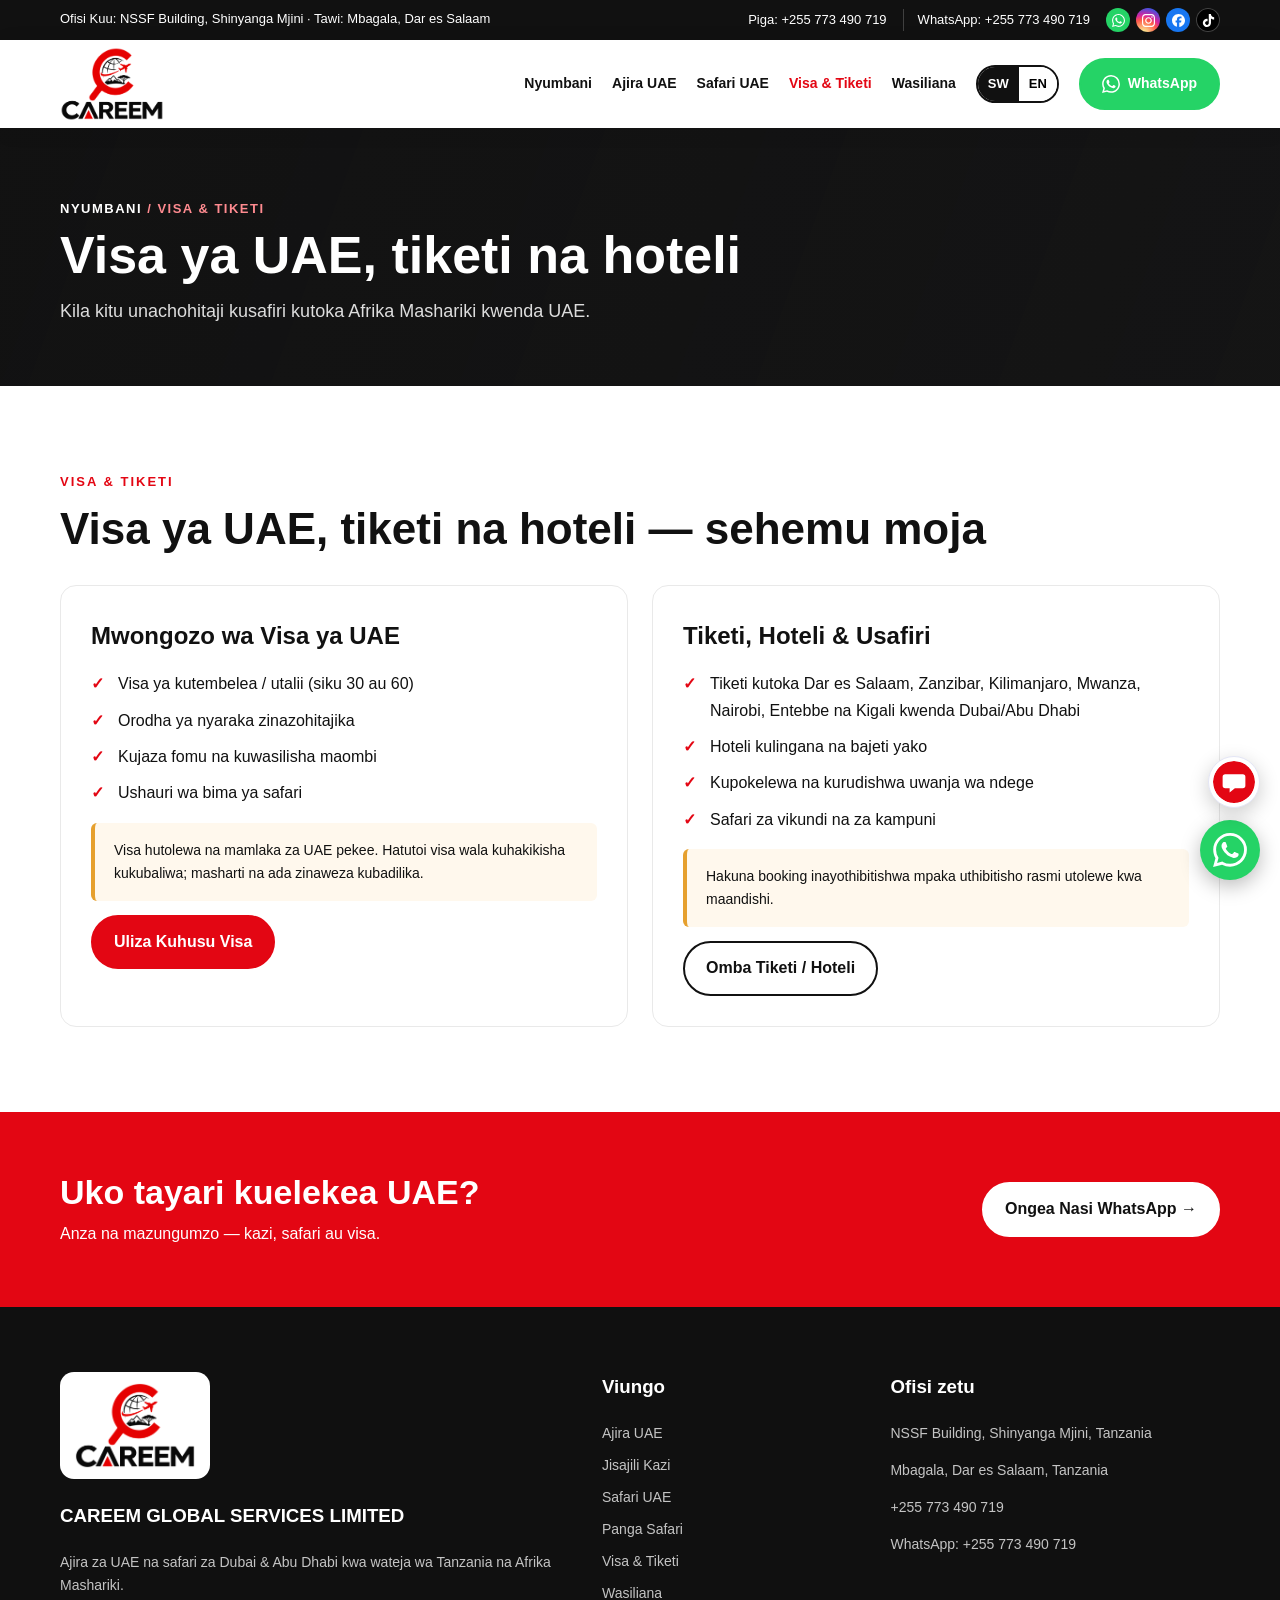
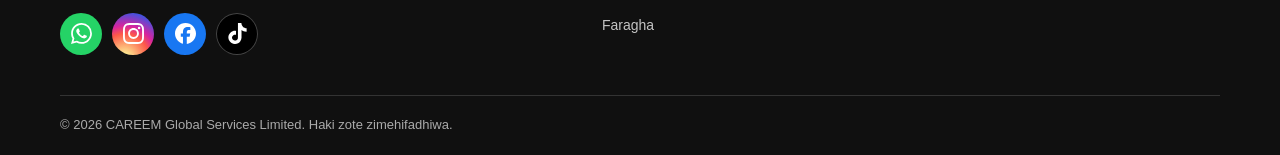
<file: visa.html>
<!doctype html>
<html lang="sw">
<head>
<meta charset="utf-8">
<meta name="viewport" content="width=device-width,initial-scale=1">
<title>Visa ya UAE & Tiketi | CAREEM Global Services</title>
<meta name="description" content="Mwongozo wa visa ya UAE, tiketi za ndege kutoka Afrika Mashariki, hoteli na usafiri.">
<meta property="og:title" content="Visa ya UAE & Tiketi | CAREEM Global Services">
<meta property="og:description" content="Mwongozo wa visa ya UAE, tiketi za ndege kutoka Afrika Mashariki, hoteli na usafiri.">
<meta property="og:image" content="assets/careem-logo.png">
<meta property="og:type" content="website">
<meta name="theme-color" content="#e30613">
<link rel="icon" type="image/png" href="assets/favicon.png">
<link rel="apple-touch-icon" href="assets/careem-mark.png">
<link rel="stylesheet" href="assets/style.css">
</head>
<body>
<svg width="0" height="0" style="position:absolute" aria-hidden="true"><symbol id="i-wa" viewBox="0 0 24 24"><path d="M17.472 14.382c-.297-.149-1.758-.867-2.03-.967-.273-.099-.471-.148-.67.15-.197.297-.767.966-.94 1.164-.173.199-.347.223-.644.075-.297-.15-1.255-.463-2.39-1.475-.883-.788-1.48-1.761-1.653-2.059-.173-.297-.018-.458.13-.606.134-.133.298-.347.446-.52.149-.174.198-.298.298-.497.099-.198.05-.371-.025-.52-.075-.149-.669-1.612-.916-2.207-.242-.579-.487-.5-.669-.51-.173-.008-.371-.01-.57-.01-.198 0-.52.074-.792.372-.272.297-1.04 1.016-1.04 2.479 0 1.462 1.065 2.875 1.213 3.074.149.198 2.096 3.2 5.077 4.487.709.306 1.262.489 1.694.625.712.227 1.36.195 1.871.118.571-.085 1.758-.719 2.006-1.413.248-.694.248-1.289.173-1.413-.074-.124-.272-.198-.57-.347m-5.421 7.403h-.004a9.87 9.87 0 01-5.031-1.378l-.361-.214-3.741.982.998-3.648-.235-.374a9.86 9.86 0 01-1.51-5.26c.001-5.45 4.436-9.884 9.888-9.884 2.64 0 5.122 1.03 6.988 2.898a9.825 9.825 0 012.893 6.994c-.003 5.45-4.437 9.884-9.885 9.884m8.413-18.297A11.815 11.815 0 0012.05 0C5.495 0 .16 5.335.157 11.892c0 2.096.547 4.142 1.588 5.945L.057 24l6.305-1.654a11.882 11.882 0 005.683 1.448h.005c6.554 0 11.89-5.335 11.893-11.893a11.821 11.821 0 00-3.48-8.413Z"/></symbol><symbol id="i-ig" viewBox="0 0 24 24"><path d="M7.0301.084c-1.2768.0602-2.1487.264-2.911.5634-.7888.3075-1.4575.72-2.1228 1.3877-.6652.6677-1.075 1.3368-1.3802 2.127-.2954.7638-.4956 1.6365-.552 2.914-.0564 1.2775-.0689 1.6882-.0626 4.947.0062 3.2586.0206 3.6671.0825 4.9473.061 1.2765.264 2.1482.5635 2.9107.308.7889.72 1.4573 1.388 2.1228.6679.6655 1.3365 1.0743 2.1285 1.38.7632.295 1.6361.4961 2.9134.552 1.2773.056 1.6884.069 4.9462.0627 3.2578-.0062 3.668-.0207 4.9478-.0814 1.28-.0607 2.147-.2652 2.9098-.5633.7889-.3086 1.4578-.72 2.1228-1.3881.665-.6682 1.0745-1.3378 1.3795-2.1284.2957-.7632.4966-1.636.552-2.9124.056-1.2809.0692-1.6898.063-4.948-.0063-3.2583-.021-3.6668-.0817-4.9465-.0607-1.2797-.264-2.1487-.5633-2.9117-.3084-.7889-.72-1.4568-1.3876-2.1228C21.2982 1.33 20.628.9208 19.8378.6165 19.074.321 18.2017.1197 16.9244.0645 15.6471.0093 15.236-.005 11.977.0014 8.718.0076 8.31.0215 7.0301.0839m.1402 21.6932c-1.17-.0509-1.8053-.2453-2.2287-.408-.5606-.216-.96-.4771-1.3819-.895-.422-.4178-.6811-.8186-.9-1.378-.1644-.4234-.3624-1.058-.4171-2.228-.0595-1.2645-.072-1.6442-.079-4.848-.007-3.2037.0053-3.583.0607-4.848.05-1.169.2456-1.805.408-2.2282.216-.5613.4762-.96.895-1.3816.4188-.4217.8184-.6814 1.3783-.9003.423-.1651 1.0575-.3614 2.227-.4171 1.2655-.06 1.6447-.072 4.848-.079 3.2033-.007 3.5835.005 4.8495.0608 1.169.0508 1.8053.2445 2.228.408.5608.216.96.4754 1.3816.895.4217.4194.6816.8176.9005 1.3787.1653.4217.3617 1.056.4169 2.2263.0602 1.2655.0739 1.645.0796 4.848.0058 3.203-.0055 3.5834-.061 4.848-.051 1.17-.245 1.8055-.408 2.2294-.216.5604-.4763.96-.8954 1.3814-.419.4215-.8181.6811-1.3783.9-.4224.1649-1.0577.3617-2.2262.4174-1.2656.0595-1.6448.072-4.8493.079-3.2045.007-3.5825-.006-4.848-.0608M16.953 5.5864A1.44 1.44 0 1 0 18.39 4.144a1.44 1.44 0 0 0-1.437 1.4424M5.8385 12.012c.0067 3.4032 2.7706 6.1557 6.173 6.1493 3.4026-.0065 6.157-2.7701 6.1506-6.1733-.0065-3.4032-2.771-6.1565-6.174-6.1498-3.403.0067-6.156 2.771-6.1496 6.1738M8 12.0077a4 4 0 1 1 4.008 3.9921A3.9996 3.9996 0 0 1 8 12.0077"/></symbol><symbol id="i-fb" viewBox="0 0 24 24"><path d="M9.101 23.691v-7.98H6.627v-3.667h2.474v-1.58c0-4.085 1.848-5.978 5.858-5.978.401 0 .955.042 1.468.103a8.68 8.68 0 0 1 1.141.195v3.325a8.623 8.623 0 0 0-.653-.036 26.805 26.805 0 0 0-.733-.009c-.707 0-1.259.096-1.675.309a1.686 1.686 0 0 0-.679.622c-.258.42-.374.995-.374 1.752v1.297h3.919l-.386 2.103-.287 1.564h-3.246v8.245C19.396 23.238 24 18.179 24 12.044c0-6.627-5.373-12-12-12s-12 5.373-12 12c0 5.628 3.874 10.35 9.101 11.647Z"/></symbol><symbol id="i-tt" viewBox="0 0 24 24"><path d="M12.525.02c1.31-.02 2.61-.01 3.91-.02.08 1.53.63 3.09 1.75 4.17 1.12 1.11 2.7 1.62 4.24 1.79v4.03c-1.44-.05-2.89-.35-4.2-.97-.57-.26-1.1-.59-1.62-.93-.01 2.92.01 5.84-.02 8.75-.08 1.4-.54 2.79-1.35 3.94-1.31 1.92-3.58 3.17-5.91 3.21-1.43.08-2.86-.31-4.08-1.03-2.02-1.19-3.44-3.37-3.65-5.71-.02-.5-.03-1-.01-1.49.18-1.9 1.12-3.72 2.58-4.96 1.66-1.44 3.98-2.13 6.15-1.72.02 1.48-.04 2.96-.04 4.44-.99-.32-2.15-.23-3.02.37-.63.41-1.11 1.04-1.36 1.75-.21.51-.15 1.07-.14 1.61.24 1.64 1.82 3.02 3.5 2.87 1.12-.01 2.19-.66 2.77-1.61.19-.33.4-.67.41-1.06.1-1.79.06-3.57.07-5.36.01-4.03-.01-8.05.02-12.07z"/></symbol></svg>
<div class="top"><div class="container"><span class="addr"><span class="sw">Ofisi Kuu: NSSF Building, Shinyanga Mjini · Tawi: Mbagala, Dar es Salaam</span><span class="en">Head Office: NSSF Building, Shinyanga · Branch: Mbagala, Dar es Salaam</span></span><div class="top-r"><a href="tel:+255773490719" class="hide-xs"><span class="sw">Piga:</span><span class="en">Call:</span> +255 773 490 719</a><a href="https://wa.me/255773490719" target="_blank" rel="noopener">WhatsApp: +255 773 490 719</a><div class="social sm"><a class="s-wa" href="https://wa.me/255773490719" target="_blank" rel="noopener" aria-label="WhatsApp" title="WhatsApp"><svg class="ico" aria-hidden="true"><use href="#i-wa"/></svg></a><a class="s-ig" href="https://www.instagram.com/careem.global" target="_blank" rel="noopener" aria-label="Instagram" title="Instagram"><svg class="ico" aria-hidden="true"><use href="#i-ig"/></svg></a><a class="s-fb" href="https://www.facebook.com/share/1MFYua97Gw/" target="_blank" rel="noopener" aria-label="Facebook" title="Facebook"><svg class="ico" aria-hidden="true"><use href="#i-fb"/></svg></a><a class="s-tt" href="https://vm.tiktok.com/ZS9P6AvFMCN2Y-2cVCd/" target="_blank" rel="noopener" aria-label="TikTok" title="TikTok"><svg class="ico" aria-hidden="true"><use href="#i-tt"/></svg></a></div></div></div></div>
<header><div class="container nav">
<a class="brand" href="index.html"><img src="assets/careem-logo.png" alt="CAREEM Global Services Limited" width="520" height="369"></a>
<button class="menu" aria-label="Menu" aria-expanded="false">☰</button>
<nav id="nav"><a href="index.html"><span class="sw">Nyumbani</span><span class="en">Home</span></a><a href="jobs.html"><span class="sw">Ajira UAE</span><span class="en">UAE Jobs</span></a><a href="safari.html"><span class="sw">Safari UAE</span><span class="en">UAE Safaris</span></a><a href="visa.html" class="active"><span class="sw">Visa & Tiketi</span><span class="en">Visa & Travel</span></a><a href="contact.html"><span class="sw">Wasiliana</span><span class="en">Contact</span></a>
<div class="lang" role="group" aria-label="Language"><button data-lang="sw" class="on">SW</button><button data-lang="en">EN</button></div>
<a class="btn btn-wa" href="https://wa.me/255773490719" target="_blank" rel="noopener"><svg class="ico" aria-hidden="true"><use href="#i-wa"/></svg>WhatsApp</a>
</nav>
</div></header>
<main>
<section class="page-hero" style="--img:url('https://images.unsplash.com/photo-1436491865332-7a61a109cc05?auto=format&fit=crop&w=1800&q=80')"><div class="container">
<div class="crumb"><a href="index.html"><span class="sw">Nyumbani</span><span class="en">Home</span></a> / <span class="sw">Visa & Tiketi</span><span class="en">Visa & Travel</span></div>
<h1 class="sw">Visa ya UAE, tiketi na hoteli</h1><h1 class="en">UAE visa, flights and hotels</h1><p class="sw">Kila kitu unachohitaji kusafiri kutoka Afrika Mashariki kwenda UAE.</p><p class="en">Everything you need to travel from East Africa to the UAE.</p>
</div></section><section class="section"><div class="container">
<div class="eyebrow"><span class="sw">Visa & Tiketi</span><span class="en">Visa & Travel</span></div>
<h2 class="sw">Visa ya UAE, tiketi na hoteli — sehemu moja</h2><h2 class="en">UAE visa, flights and hotels — in one place</h2>
<div class="two">
<div class="panel"><h3 class="sw">Mwongozo wa Visa ya UAE</h3><h3 class="en">UAE Visa Guidance</h3>
<ul class="check sw"><li>Visa ya kutembelea / utalii (siku 30 au 60)</li><li>Orodha ya nyaraka zinazohitajika</li><li>Kujaza fomu na kuwasilisha maombi</li><li>Ushauri wa bima ya safari</li></ul>
<ul class="check en"><li>Visit / tourist visa (30 or 60 days)</li><li>Required documents checklist</li><li>Form filling and application submission</li><li>Travel insurance advice</li></ul>
<p class="notice sw">Visa hutolewa na mamlaka za UAE pekee. Hatutoi visa wala kuhakikisha kukubaliwa; masharti na ada zinaweza kubadilika.</p>
<p class="notice en">Visas are issued only by UAE authorities. We do not issue visas or guarantee approval; requirements and fees may change.</p>
<a class="btn" href="contact.html?service=visa"><span class="sw">Uliza Kuhusu Visa</span><span class="en">Ask About a Visa</span></a></div>
<div class="panel"><h3 class="sw">Tiketi, Hoteli & Usafiri</h3><h3 class="en">Flights, Hotels & Transfers</h3>
<ul class="check sw"><li>Tiketi kutoka Dar es Salaam, Zanzibar, Kilimanjaro, Mwanza, Nairobi, Entebbe na Kigali kwenda Dubai/Abu Dhabi</li><li>Hoteli kulingana na bajeti yako</li><li>Kupokelewa na kurudishwa uwanja wa ndege</li><li>Safari za vikundi na za kampuni</li></ul>
<ul class="check en"><li>Flights from Dar es Salaam, Zanzibar, Kilimanjaro, Mwanza, Nairobi, Entebbe and Kigali to Dubai/Abu Dhabi</li><li>Hotels to match your budget</li><li>Airport pickup and drop-off</li><li>Group and corporate travel</li></ul>
<p class="notice sw">Hakuna booking inayothibitishwa mpaka uthibitisho rasmi utolewe kwa maandishi.</p>
<p class="notice en">No booking is confirmed until written confirmation is issued.</p>
<a class="btn outline" href="plan-trip.html"><span class="sw">Omba Tiketi / Hoteli</span><span class="en">Request Flights / Hotel</span></a></div>
</div>
</div></section><section class="cta"><div class="container"><div><h2 class="sw">Uko tayari kuelekea UAE?</h2><h2 class="en">Ready to head to the UAE?</h2><p class="sw">Anza na mazungumzo — kazi, safari au visa.</p><p class="en">Start with a conversation — jobs, tours or visas.</p></div><a class="btn" id="cta-wa" href="https://wa.me/255773490719" target="_blank" rel="noopener"><span class="sw">Ongea Nasi WhatsApp →</span><span class="en">Chat on WhatsApp →</span></a></div></section>
</main>
<footer><div class="container"><div class="cols">
<div><img class="f-logo" src="assets/careem-logo.png" alt="CAREEM" width="520" height="369"><h3 style="margin-top:14px">CAREEM GLOBAL SERVICES LIMITED</h3><p class="sw">Ajira za UAE na safari za Dubai &amp; Abu Dhabi kwa wateja wa Tanzania na Afrika Mashariki.</p><p class="en">UAE jobs and Dubai &amp; Abu Dhabi tours for clients from Tanzania and East Africa.</p><div class="social lg"><a class="s-wa" href="https://wa.me/255773490719" target="_blank" rel="noopener" aria-label="WhatsApp" title="WhatsApp"><svg class="ico" aria-hidden="true"><use href="#i-wa"/></svg></a><a class="s-ig" href="https://www.instagram.com/careem.global" target="_blank" rel="noopener" aria-label="Instagram" title="Instagram"><svg class="ico" aria-hidden="true"><use href="#i-ig"/></svg></a><a class="s-fb" href="https://www.facebook.com/share/1MFYua97Gw/" target="_blank" rel="noopener" aria-label="Facebook" title="Facebook"><svg class="ico" aria-hidden="true"><use href="#i-fb"/></svg></a><a class="s-tt" href="https://vm.tiktok.com/ZS9P6AvFMCN2Y-2cVCd/" target="_blank" rel="noopener" aria-label="TikTok" title="TikTok"><svg class="ico" aria-hidden="true"><use href="#i-tt"/></svg></a></div></div>
<div class="links"><h3><span class="sw">Viungo</span><span class="en">Quick Links</span></h3>
<a href="jobs.html"><span class="sw">Ajira UAE</span><span class="en">UAE Jobs</span></a><a href="register.html"><span class="sw">Jisajili Kazi</span><span class="en">Job Registration</span></a><a href="safari.html"><span class="sw">Safari UAE</span><span class="en">UAE Safaris</span></a><a href="plan-trip.html"><span class="sw">Panga Safari</span><span class="en">Plan a Trip</span></a><a href="visa.html"><span class="sw">Visa &amp; Tiketi</span><span class="en">Visa &amp; Travel</span></a><a href="contact.html"><span class="sw">Wasiliana</span><span class="en">Contact</span></a><a href="contact.html#privacy"><span class="sw">Faragha</span><span class="en">Privacy</span></a></div>
<div><h3><span class="sw">Ofisi zetu</span><span class="en">Our offices</span></h3><p>NSSF Building, Shinyanga Mjini, Tanzania</p><p>Mbagala, Dar es Salaam, Tanzania</p><p><a href="tel:+255773490719">+255 773 490 719</a></p><p><a href="https://wa.me/255773490719" target="_blank" rel="noopener">WhatsApp: +255 773 490 719</a></p></div>
</div>
<div class="copyright">© <span id="year"></span> CAREEM Global Services Limited. <span class="sw">Haki zote zimehifadhiwa.</span><span class="en">All rights reserved.</span></div>
</div></footer>
<a class="wa" href="https://wa.me/255773490719" target="_blank" rel="noopener" aria-label="WhatsApp"><svg class="ico" aria-hidden="true"><use href="#i-wa"/></svg></a>
<script src="assets/config.js"></script>
<script src="assets/main.js"></script>
<script src="assets/agent-widget.js" defer></script>
</body>
</html>
</file>
<file: assets/style.css>
:root{--red:#e30613;--red-d:#ba0610;--ink:#111;--muted:#5b616b;--soft:#f6f6f7;--sand:#f3e6cf;--gold:#c9973f}
*{box-sizing:border-box}html{scroll-behavior:smooth}
body{margin:0;font-family:Inter,"Segoe UI",Arial,sans-serif;color:var(--ink);line-height:1.65;background:#fff}
a{color:inherit;text-decoration:none}button,input,select,textarea{font:inherit}button{cursor:pointer}
.container{width:min(1160px,92%);margin:auto}
/* language toggle */
body.en .sw{display:none!important}body:not(.en) .en{display:none!important}
.top{background:#111;color:#fff;font-size:13px;padding:8px 0}.top .container{display:flex;justify-content:space-between;gap:12px;flex-wrap:wrap}.top a{color:#fff}
header{position:sticky;top:0;z-index:20;background:#fff;box-shadow:0 3px 20px #00000012}
.nav{display:flex;align-items:center;justify-content:space-between;gap:16px;min-height:88px}
.brand{display:flex;align-items:center}.brand img{height:74px;width:auto;display:block}
nav{display:flex;align-items:center;gap:20px;font-size:14px;font-weight:700}nav a:hover{color:var(--red)}
.lang{display:inline-flex;border:2px solid var(--ink);border-radius:50px;overflow:hidden}.lang button{background:#fff;border:0;padding:6px 10px;font-weight:800;font-size:13px}.lang button.on{background:var(--ink);color:#fff}
.btn{display:inline-block;background:var(--red);border:2px solid var(--red);border-radius:50px;padding:12px 21px;color:#fff;font-weight:800;transition:.2s;text-align:center}.btn:hover{background:var(--red-d);border-color:var(--red-d)}
.btn.outline{background:transparent;color:var(--ink);border-color:var(--ink)}.btn.outline:hover{background:#111;color:#fff}
.menu{display:none;background:none;border:0;font-size:26px;border-radius:50px}
.hero{background:linear-gradient(110deg,#111e 0%,#111c 50%,#1116),url('https://images.unsplash.com/photo-1512453979798-5ea266f8880c?auto=format&fit=crop&w=1800&q=80') center/cover,#1d1d1f;min-height:640px;display:flex;align-items:center;color:#fff}
.hero .content{max-width:800px;padding:90px 0}
.eyebrow{color:var(--red);font-size:13px;letter-spacing:2px;text-transform:uppercase;font-weight:900}.hero .eyebrow{color:#ff8b90}
.hero h1{font-size:clamp(36px,5.6vw,66px);line-height:1.08;margin:12px 0 22px}.hero h1 em{font-style:normal;color:#ffb3b6}
.hero p{font-size:19px;max-width:660px;color:#eee}
.actions{display:flex;gap:13px;flex-wrap:wrap;margin-top:27px}.hero .outline{color:#fff;border-color:#fff}.hero .outline:hover{background:#fff;color:#111}
.flags{margin-top:30px;display:flex;gap:10px;flex-wrap:wrap;font-size:14px;color:#ddd}.flags span{background:#ffffff1a;border:1px solid #ffffff33;border-radius:100px;padding:5px 12px}
.section{padding:85px 0}.section.alt{background:var(--soft)}.section.sand{background:#fbf5ea}
.section h2{font-size:clamp(28px,4vw,44px);line-height:1.18;margin:10px 0 17px}
.lead{max-width:760px;color:var(--muted);font-size:17px}
.grid{display:grid;grid-template-columns:repeat(4,1fr);gap:22px;margin-top:35px}.grid.g3{grid-template-columns:repeat(3,1fr)}.grid.g2{grid-template-columns:repeat(2,1fr)}
.card{background:#fff;border:1px solid #e8e8eb;border-radius:14px;overflow:hidden;box-shadow:0 7px 22px #00000008;display:flex;flex-direction:column}
.card .ph{height:190px;background:#ddd center/cover}.card .ph img{width:100%;height:100%;object-fit:cover;display:block}
.card .body{padding:23px;flex:1;display:flex;flex-direction:column}.card h3{font-size:20px;line-height:1.3;margin:0 0 10px}.card p{font-size:14px;color:var(--muted);margin:0 0 14px}.card a.link{color:var(--red);font-weight:800;margin-top:auto}
.pillar{position:relative;border-radius:18px;overflow:hidden;min-height:340px;color:#fff;display:flex;align-items:flex-end;background:#222 center/cover}
.pillar:before{content:'';position:absolute;inset:0;background:linear-gradient(0deg,#000d 10%,#0003 75%)}
.pillar .in{position:relative;padding:30px}.pillar h3{font-size:28px;margin:6px 0 8px}.pillar p{color:#eee;margin:0 0 18px}
.pillar .tag{background:var(--red);color:#fff}
.tag{display:inline-block;background:#fff0f1;color:#b6000a;padding:4px 11px;border-radius:100px;font-size:12px;font-weight:800}
.sector{background:#fff;border:1px solid #e8e8eb;border-radius:14px;overflow:hidden;box-shadow:0 7px 22px #00000008;transition:.25s}.sector:hover{transform:translateY(-4px);box-shadow:0 14px 30px #00000014}.sec-img{aspect-ratio:3/2;overflow:hidden;background:#eee}.sec-img img{width:100%;height:100%;object-fit:cover;display:block;transition:.4s}.sector:hover .sec-img img{transform:scale(1.05)}.sec-img.ph{display:grid;place-items:center;background:linear-gradient(135deg,#c9973f,#e30613);font-size:46px}.sec-body{padding:16px 18px 18px}.sector h4{margin:0 0 4px;font-size:17px}.sector p{margin:0;font-size:14px;color:var(--muted)}
.two{display:grid;grid-template-columns:1fr 1fr;gap:24px;margin-top:30px}
.panel{background:#fff;border:1px solid #e9e9e9;border-radius:16px;padding:30px}.panel h3{font-size:24px;margin:0 0 12px}
.check{padding:0;list-style:none}.check li{margin:10px 0;padding-left:27px;position:relative}.check li:before{content:'✓';position:absolute;left:0;color:var(--red);font-weight:900}
.notice{background:#fff8ed;border-left:4px solid #e6a02e;padding:16px 19px;border-radius:6px;font-size:14px}
.warn{background:#fff0f1;border-left:4px solid var(--red);padding:18px 20px;border-radius:6px;font-size:14px;margin-top:24px}.warn strong{color:#b6000a}
.steps{display:grid;grid-template-columns:repeat(3,1fr);gap:20px;margin-top:30px}.step{padding:24px;border:1px solid #e8e8e8;border-radius:12px;background:#fff}.step b{color:var(--red);font-size:30px}.step h3{margin:6px 0 6px;font-size:19px}.step p{margin:0;color:var(--muted);font-size:14px}
.itin{display:grid;grid-template-columns:repeat(5,1fr);gap:14px;margin-top:22px}.day{background:#fff;border-radius:12px;padding:18px;border-top:4px solid var(--gold)}.day b{display:block;color:var(--gold);font-size:13px;letter-spacing:1px;text-transform:uppercase}.day h4{margin:4px 0 6px}.day p{margin:0;font-size:13.5px;color:var(--muted)}
.statbar{background:#111;color:#fff;padding:40px 0}.statbar .container{display:grid;grid-template-columns:repeat(4,1fr);gap:25px}.statbar strong{display:block;font-size:20px}.statbar span{color:#bbb;font-size:14px}
.cta{background:var(--red);color:#fff;padding:60px 0}.cta .container{display:flex;justify-content:space-between;align-items:center;gap:30px}.cta h2{font-size:34px;margin:0;line-height:1.2}.cta p{margin:8px 0 0}.cta .btn{background:#fff;color:#111;border-color:#fff;white-space:nowrap}
.contact-grid{display:grid;grid-template-columns:1fr 1.15fr;gap:45px}.contact-item{padding:18px 0;border-bottom:1px solid #e5e5e5}.contact-item strong{display:block}
form{background:#f7f7f8;border-radius:14px;padding:30px}label{font-weight:700;font-size:14px;display:block;margin:0 0 7px}
input,select,textarea{width:100%;padding:12px 13px;border:1px solid #d6d6d9;border-radius:8px;background:#fff;margin-bottom:16px}textarea{min-height:120px;resize:vertical}form .btn{width:100%}
.row2{display:grid;grid-template-columns:1fr 1fr;gap:14px}
.fine{font-size:12px;color:var(--muted)}
footer{background:#101010;color:#fff;padding:65px 0 20px}footer .cols{display:grid;grid-template-columns:2fr 1fr 1.3fr;gap:35px}footer p,footer a{color:#c4c4c4;font-size:14px}footer a:hover{color:#fff}footer h3{margin-top:0}footer .links a{display:block;margin:9px 0}
.copyright{border-top:1px solid #333;margin-top:40px;padding-top:18px;color:#aaa;font-size:13px}
.wa{position:fixed;right:20px;bottom:20px;background:#25d366;color:#fff;border-radius:50px;width:60px;height:60px;display:grid;place-items:center;box-shadow:0 6px 20px #0004;z-index:21;transition:.2s}.wa:hover{transform:scale(1.07)}.wa .ico{width:34px;height:34px}
@media(max-width:980px){.menu{display:block}nav{display:none;position:absolute;top:88px;left:0;right:0;background:#fff;padding:20px 5%;box-shadow:0 8px 12px #0001;flex-direction:column;align-items:flex-start}nav.open{display:flex}.grid,.grid.g3{grid-template-columns:repeat(2,1fr)}.contact-grid{grid-template-columns:1fr}.steps{grid-template-columns:1fr 1fr}.itin{grid-template-columns:1fr 1fr}.statbar .container{grid-template-columns:1fr 1fr}.hero{min-height:560px}}
@media(max-width:620px){.grid,.grid.g3,.grid.g2,.two,.steps,.itin,.statbar .container,footer .cols,.row2{grid-template-columns:1fr}.section{padding:60px 0}.hero .content{padding:60px 0}.cta .container{display:block}.cta .btn{margin-top:22px}.brand img{height:56px}.top .addr{display:none}}

nav a.active{color:var(--red)}
.page-hero{background:linear-gradient(110deg,#111e,#111b),var(--img) center/cover,#1d1d1f;color:#fff;padding:70px 0 60px}
.page-hero h1{font-size:clamp(32px,5vw,52px);line-height:1.1;margin:8px 0 12px}.page-hero p{color:#ddd;max-width:680px;font-size:18px;margin:0}
.crumb{font-size:13px;color:#ff8b90;font-weight:800;letter-spacing:1.5px;text-transform:uppercase}.crumb a{color:#fff}
.why{display:grid;grid-template-columns:repeat(4,1fr);gap:20px;margin-top:30px}.why div{padding:22px;border-radius:14px;background:var(--soft)}.why b{font-size:26px}.why h4{margin:8px 0 6px}.why p{margin:0;color:var(--muted);font-size:14px}
.big-form{max-width:900px;margin:auto;background:transparent;padding:0}
.fs{border:1px solid #e5e5e8;border-radius:16px;padding:24px 24px 8px;margin:0 0 22px;background:#fff}
.fs legend{font-weight:900;font-size:18px;padding:0 8px}
.fs .row2,.fs .row3{display:grid;gap:14px}.fs .row2{grid-template-columns:1fr 1fr}.fs .row3{grid-template-columns:1fr 1fr 1fr}
.q{margin-bottom:6px}.q .qlabel{font-weight:700;font-size:14px;display:block;margin:0 0 7px}
.chips{display:flex;flex-wrap:wrap;gap:8px;margin-bottom:16px}
.chips label{display:inline-flex;align-items:center;gap:7px;border:1px solid #d6d6d9;border-radius:50px;padding:8px 15px;font-weight:600;font-size:14px;cursor:pointer;background:#fff;margin:0}
.chips label:has(input:checked){background:#fff0f1;border-color:var(--red);color:#b6000a}
.chips input{width:auto;margin:0;accent-color:var(--red)}
.consent{display:flex;gap:10px;align-items:flex-start;font-weight:500;font-size:14px}.consent input{width:auto;margin:4px 0 0;accent-color:var(--red)}
.err{color:#b6000a;font-weight:700;font-size:14px;margin:-6px 0 14px;display:none}.q.bad .err{display:block}
.submit-bar{background:#111;color:#fff;border-radius:16px;padding:24px;display:flex;gap:18px;align-items:center;justify-content:space-between;flex-wrap:wrap}
.submit-bar p{margin:0;color:#ccc;font-size:14px;max-width:520px}.submit-bar .btn{width:auto;min-width:260px}
.side-note{max-width:900px;margin:0 auto 26px}
@media(max-width:980px){.why{grid-template-columns:1fr 1fr}}
@media(max-width:620px){.why,.fs .row2,.fs .row3{grid-template-columns:1fr}.submit-bar .btn{width:100%}}

.ico{width:18px;height:18px;fill:currentColor;flex:none}
.btn-wa{display:inline-flex;align-items:center;gap:8px;background:#25d366;border-color:#25d366}.btn-wa:hover{background:#1da851;border-color:#1da851}
.top-r{display:flex;align-items:center;gap:16px}
.social{display:flex;gap:10px;align-items:center}
.social a{display:grid;place-items:center;border-radius:50px;color:#fff;transition:.2s}
.social a:hover{transform:translateY(-2px);opacity:.9}
.social.sm{gap:6px}.social.sm a{width:24px;height:24px}.social.sm .ico{width:13px;height:13px}
.social.lg{margin-top:16px}.social.lg a{width:42px;height:42px}.social.lg .ico{width:21px;height:21px}
.s-wa{background:#25d366}.s-fb{background:#1877f2}.s-tt{background:#000;box-shadow:inset 0 0 0 1px #444}
.s-ig{background:radial-gradient(circle at 30% 107%,#fdf497 0%,#fdf497 5%,#fd5949 45%,#d6249f 60%,#285aeb 90%)}
.f-logo{width:150px;height:auto;background:#fff;border-radius:14px;padding:10px 14px}
.hp{position:absolute!important;left:-9999px!important;width:1px!important;height:1px!important;opacity:0}
.thanks{margin-top:18px;background:#e9f9ef;border:1px solid #9be0b4;color:#0f5f2c;border-radius:14px;padding:16px 18px;font-size:15px}
.top-r>a+a{border-left:1px solid #ffffff33;padding-left:14px}
@media(max-width:620px){.top-r .hide-xs{display:none}.top-r>a+a{border-left:0;padding-left:0}}
</file>
<file: admin/admin.css>
:root{--red:#e30613;--red-d:#b5050f;--red-s:#fff0f1;--ink:#14161a;--muted:#6b7280;--line:#e7e8ec;--bg:#f5f6f8;--card:#fff;--side:#111214;--ok:#16a34a;--warn:#d97706;--blue:#2563eb;--violet:#7c3aed;--r:14px}
*{box-sizing:border-box;min-width:0}
html,body{margin:0;height:100%}
body{font:15px/1.5 Inter,"Segoe UI",system-ui,Arial,sans-serif;color:var(--ink);background:var(--bg)}
a{color:inherit;text-decoration:none}
button,input,select,textarea{font:inherit;color:inherit}
button{cursor:pointer}
.boot{height:100vh;display:grid;place-items:center;align-content:center;gap:22px}.boot img{width:140px}
.spinner{width:30px;height:30px;border:3px solid #ddd;border-top-color:var(--red);border-radius:50%;animation:spin .8s linear infinite;margin:auto}
@keyframes spin{to{transform:rotate(360deg)}}

/* buttons & inputs */
.btn{display:inline-flex;align-items:center;justify-content:center;gap:8px;border:1px solid transparent;background:var(--red);color:#fff;font-weight:700;border-radius:50px;padding:10px 18px;min-height:42px;transition:.15s;white-space:nowrap}
.btn:hover{background:var(--red-d)}.btn:disabled{opacity:.55;cursor:not-allowed}
.btn.ghost{background:#fff;color:var(--ink);border-color:var(--line)}.btn.ghost:hover{border-color:#cfd2d8;background:#fafafa}
.btn.dark{background:var(--ink)}.btn.dark:hover{background:#000}
.btn.wa{background:#25d366}.btn.wa:hover{background:#1da851}
.btn.sm{min-height:34px;padding:6px 13px;font-size:13px}
.btn.icon{padding:0;width:42px}
.btn svg,.ico{width:18px;height:18px;flex:none}
input,select,textarea{width:100%;border:1px solid #d6d8de;border-radius:10px;background:#fff;padding:10px 12px;min-height:42px;outline:none;transition:.15s}
input:focus,select:focus,textarea:focus{border-color:var(--red);box-shadow:0 0 0 3px #e3061322}
textarea{min-height:90px;resize:vertical}
label.f{display:block;font-weight:600;font-size:13px;margin:0 0 6px;color:#374151}
.field{margin-bottom:14px}

/* auth */
.sr{position:absolute;width:1px;height:1px;overflow:hidden;clip:rect(0 0 0 0);white-space:nowrap}
.auth{min-height:100vh;display:grid;grid-template-columns:1.1fr 1fr;background:#f3f4f6}
.auth-art{position:relative;overflow:hidden;color:#fff;display:flex;flex-direction:column;align-items:center;justify-content:center;text-align:center;padding:56px 48px 40px;
  background:linear-gradient(170deg,rgba(17,18,20,.88) 0%,rgba(40,8,11,.86) 55%,rgba(227,6,19,.78) 115%),url('/assets/jobs/hospitality.jpg') center/cover,#16171a}
.auth-art:before{content:'';position:absolute;inset:0;background:radial-gradient(circle at 50% 30%,rgba(255,255,255,.08),transparent 60%)}
.art-in{position:relative;max-width:470px;display:flex;flex-direction:column;align-items:center}
.art-logo{background:#fff;border-radius:22px;padding:16px 26px;box-shadow:0 18px 40px rgba(0,0,0,.35);margin-bottom:34px}
.art-logo img{width:150px;display:block}
.auth-art h1{font-size:clamp(28px,3vw,40px);line-height:1.12;margin:0 0 14px;text-wrap:balance}
.auth-art p{color:#e5e5e5;margin:0 auto;max-width:400px;font-size:16px}
.auth-art ul{list-style:none;padding:0;margin:30px 0 0;display:flex;flex-wrap:wrap;justify-content:center;gap:10px}
.auth-art li{display:inline-flex;align-items:center;gap:8px;background:rgba(255,255,255,.1);border:1px solid rgba(255,255,255,.18);backdrop-filter:blur(6px);border-radius:50px;padding:8px 14px;font-size:13.5px;font-weight:600}
.auth-art li .ico{width:16px;height:16px;color:#ff9aa0}
.auth-art small{position:relative;margin-top:auto;padding-top:40px;color:#bdbdbd;font-size:12px}
.auth-form{position:relative;display:flex;align-items:center;justify-content:center;padding:40px 24px}
.auth-lang{position:absolute;top:20px;right:20px}
.auth-wrap{width:min(420px,100%);display:flex;flex-direction:column;align-items:center}
.auth-card{width:100%;background:#fff;border:1px solid #e9eaee;border-radius:22px;padding:38px 34px 30px;box-shadow:0 1px 2px rgba(0,0,0,.04),0 24px 48px -16px rgba(17,24,39,.18);text-align:center}
.auth-logo{width:118px;display:block;margin:0 auto 20px}
.auth-card h2{font-size:26px;margin:0 0 6px;letter-spacing:-.3px}
.auth-card .sub{color:var(--muted);margin:0 auto 24px;max-width:300px;font-size:14.5px}
.auth-card .alert{text-align:left}
.afield{position:relative;margin-bottom:14px}
.afield input{min-height:50px;padding:12px 46px;border-radius:50px;background:#f8f9fb;border-color:#e2e4e9;text-align:center;font-size:15px}
.afield input:focus{background:#fff}
.afield input::placeholder{color:#9aa0aa}
.aico{position:absolute;left:17px;top:50%;transform:translateY(-50%);width:18px;height:18px;color:#9aa0aa;pointer-events:none}
.afield:focus-within .aico{color:var(--red)}
.peek{position:absolute;right:8px;top:50%;transform:translateY(-50%);width:36px;height:36px;border:0;background:none;border-radius:50%;display:grid;place-items:center;color:#9aa0aa}
.peek:hover,.peek.on{color:var(--ink);background:#eef0f3}.peek svg{width:18px;height:18px}
.auth-card .btn{width:100%;min-height:50px;font-size:15.5px;margin-top:6px;box-shadow:0 10px 20px -8px rgba(227,6,19,.55)}
.btn.loading span{opacity:.6}.btn.loading:after{content:'';width:16px;height:16px;border:2px solid rgba(255,255,255,.5);border-top-color:#fff;border-radius:50%;animation:spin .7s linear infinite}
.auth-links{display:flex;flex-direction:column;align-items:center;gap:8px;margin-top:20px;font-size:14px;color:var(--muted)}
.auth-links a{color:var(--red);font-weight:700}
.auth-foot{display:flex;align-items:center;justify-content:center;gap:6px;color:#8b909a;font-size:12.5px;margin:18px 0 0}
.auth-foot .ico{width:14px;height:14px}
@media(max-width:860px){.auth-form{min-height:100vh;padding:72px 16px 32px;background:linear-gradient(180deg,#fff 0%,#f3f4f6 100%)}.auth-card{padding:32px 22px 26px}}

/* shell */
.shell{display:grid;grid-template-columns:250px 1fr;min-height:100vh}
.side{background:var(--side);color:#cfd0d4;display:flex;flex-direction:column;position:sticky;top:0;height:100vh;padding:18px 14px}
.side .brand{display:flex;align-items:center;gap:10px;padding:6px 8px 18px}
.side .brand img{width:118px;background:#fff;border-radius:12px;padding:6px 10px}
.side nav{display:grid;gap:3px}
.side .sec{font-size:11px;text-transform:uppercase;letter-spacing:1.2px;color:#6b6f78;padding:16px 12px 6px}
.side nav a{display:flex;align-items:center;gap:11px;padding:10px 12px;border-radius:10px;font-weight:600;font-size:14px;transition:.15s}
.side nav a:hover{background:#ffffff0d;color:#fff}
.side nav a.on{background:var(--red);color:#fff}
.side nav a .n{margin-left:auto;background:#ffffff1f;border-radius:50px;font-size:11px;padding:1px 8px}
.side nav a.on .n{background:#ffffff33}
.side .me{margin-top:auto;border-top:1px solid #ffffff14;padding:14px 8px 0;display:flex;align-items:center;gap:10px;font-size:13px}
.avatar{width:36px;height:36px;border-radius:50%;background:var(--red);color:#fff;display:grid;place-items:center;font-weight:800;flex:none}
.side .me b{display:block;color:#fff}.side .me span{color:#8a8e97}
.main{display:flex;flex-direction:column;min-height:100vh}
.top{position:sticky;top:0;z-index:5;background:#ffffffe8;backdrop-filter:blur(10px);border-bottom:1px solid var(--line);display:flex;align-items:center;gap:12px;padding:12px 24px}
.top h1{font-size:20px;margin:0;flex:1}
.top .search{max-width:320px;position:relative}.top .search input{padding-left:38px;border-radius:50px;background:var(--bg);border-color:transparent}
.top .search svg{position:absolute;left:13px;top:12px;width:17px;color:var(--muted)}
.lang{display:inline-flex;border:1px solid var(--line);border-radius:50px;overflow:hidden;background:#fff}.lang button{border:0;background:none;padding:7px 11px;font-weight:800;font-size:12px}.lang button.on{background:var(--ink);color:#fff}
.bell{position:relative}.bell .dot{position:absolute;top:4px;right:4px;min-width:18px;height:18px;border-radius:50px;background:var(--red);color:#fff;font-size:11px;font-weight:800;display:grid;place-items:center;padding:0 4px}
.menu-btn{display:none}
.content{padding:24px;max-width:1400px;width:100%}

/* cards */
.card{background:var(--card);border:1px solid var(--line);border-radius:var(--r);box-shadow:0 1px 2px #0000000a}
.card .hd{display:flex;align-items:center;gap:10px;padding:16px 18px;border-bottom:1px solid var(--line)}.card .hd h3{margin:0;font-size:16px;flex:1}
.card .bd{padding:18px}
.kpis{display:grid;grid-template-columns:repeat(4,minmax(0,1fr));gap:16px;margin-bottom:18px}
.kpi{padding:18px;display:flex;gap:14px;align-items:flex-start}
.kpi .ic{width:44px;height:44px;border-radius:12px;display:grid;place-items:center;flex:none}
.kpi .ic svg{width:22px;height:22px}
.kpi b{display:block;font-size:28px;line-height:1.1;font-variant-numeric:tabular-nums}.kpi span{color:var(--muted);font-size:13px}
.kpi small{display:block;font-size:12px;margin-top:4px;color:var(--muted)}
.grid2{display:grid;grid-template-columns:1.6fr 1fr;gap:18px;margin-bottom:18px}
.chart{height:220px;display:flex;align-items:flex-end;gap:6px;padding:10px 4px 0}
.chart .col{flex:1;display:flex;flex-direction:column;align-items:center;gap:6px;height:100%;justify-content:flex-end}
.chart .bar{width:100%;max-width:34px;border-radius:7px 7px 3px 3px;background:linear-gradient(180deg,var(--red),#ff6b73);min-height:3px;position:relative;transition:height .4s}
.chart .bar:hover:after{content:attr(data-v);position:absolute;top:-24px;left:50%;transform:translateX(-50%);background:var(--ink);color:#fff;font-size:11px;padding:2px 7px;border-radius:6px;white-space:nowrap}
.chart .lb{font-size:11px;color:var(--muted);white-space:nowrap}
.breakdown{display:grid;gap:14px}
.brow .t{display:flex;justify-content:space-between;font-size:14px;margin-bottom:6px}.brow .t b{font-variant-numeric:tabular-nums}
.track{height:8px;border-radius:50px;background:#f0f1f4;overflow:hidden}.track i{display:block;height:100%;border-radius:50px}

/* badges */
.badge{display:inline-flex;align-items:center;gap:6px;border-radius:50px;padding:3px 10px;font-size:12px;font-weight:700;white-space:nowrap}
.badge:before{content:'';width:7px;height:7px;border-radius:50%;background:currentColor}
.s-new{background:#fff0f1;color:#c00410}.s-contacted{background:#eff6ff;color:#1d4ed8}.s-in_progress{background:#fffbeb;color:#b45309}.s-completed{background:#ecfdf3;color:#047857}.s-closed{background:#f3f4f6;color:#4b5563}
.t-job{background:#fff0f1;color:#c00410}.t-trip{background:#fdf4e7;color:#a16207}.t-employer{background:#f3efff;color:#6d28d9}.t-contact{background:#eef6ff;color:#1d4ed8}
.badge.plain:before{display:none}
.p-high{color:#c00410;font-weight:800}.p-low{color:var(--muted)}

/* filters & table */
.tabs{display:flex;gap:6px;flex-wrap:wrap;margin-bottom:14px}
.tabs a{padding:8px 14px;border-radius:50px;background:#fff;border:1px solid var(--line);font-weight:700;font-size:13px}
.tabs a.on{background:var(--ink);border-color:var(--ink);color:#fff}
.tabs a .n{opacity:.6;margin-left:4px}
.filters{display:flex;gap:10px;flex-wrap:wrap;align-items:center;padding:14px 18px;border-bottom:1px solid var(--line)}
.filters select,.filters input{width:auto;min-width:150px;min-height:38px;padding:7px 11px}
.filters .grow{flex:1}
table{width:100%;border-collapse:collapse}
th{text-align:left;font-size:12px;text-transform:uppercase;letter-spacing:.6px;color:var(--muted);font-weight:700;padding:11px 18px;background:#fafbfc;border-bottom:1px solid var(--line);white-space:nowrap}
td{padding:13px 18px;border-bottom:1px solid #f0f1f4;font-size:14px;vertical-align:middle}
tbody tr{cursor:pointer;transition:.1s}tbody tr:hover{background:#fafafa}
tr.unread td:first-child{box-shadow:inset 3px 0 0 var(--red)}
td .nm{font-weight:700}td .sub{color:var(--muted);font-size:12px}
.mono{font-family:ui-monospace,Menlo,monospace;font-size:13px}
.num{text-align:right;font-variant-numeric:tabular-nums}
.pager{display:flex;align-items:center;justify-content:space-between;gap:10px;padding:12px 18px;font-size:13px;color:var(--muted)}
.empty{padding:50px 20px;text-align:center;color:var(--muted)}.empty b{display:block;color:var(--ink);font-size:17px;margin-bottom:6px}
.empty svg{width:44px;height:44px;color:#d1d5db;margin-bottom:10px}

/* lead detail */
.back{display:inline-flex;align-items:center;gap:6px;color:var(--muted);font-weight:600;font-size:14px;margin-bottom:14px}.back:hover{color:var(--ink)}
.lead-head{display:flex;gap:18px;align-items:center;flex-wrap:wrap;padding:20px}
.lead-head .avatar{width:58px;height:58px;font-size:22px}
.lead-head h2{margin:0;font-size:24px}.lead-head .meta{display:flex;gap:8px;flex-wrap:wrap;align-items:center;color:var(--muted);font-size:13px;margin-top:4px}
.lead-head .acts{margin-left:auto;display:flex;gap:8px;flex-wrap:wrap}
.pipeline{display:flex;gap:6px;flex-wrap:wrap;padding:0 20px 20px}
.pipeline button{flex:1;min-width:110px;border:1px solid var(--line);background:#fff;border-radius:50px;padding:9px 12px;font-weight:700;font-size:13px;color:var(--muted)}
.pipeline button.on{color:#fff;border-color:transparent}
.pipeline button.on.s-new{background:#c00410}.pipeline button.on.s-contacted{background:#1d4ed8}.pipeline button.on.s-in_progress{background:#b45309}.pipeline button.on.s-completed{background:#047857}.pipeline button.on.s-closed{background:#4b5563}
.detail{display:grid;grid-template-columns:1.5fr 1fr;gap:18px;margin-top:18px}
.kv{display:grid;grid-template-columns:repeat(2,minmax(0,1fr));gap:14px 20px}
.kv div span{display:block;font-size:12px;color:var(--muted);font-weight:600;text-transform:uppercase;letter-spacing:.5px}
.kv div b{font-weight:600;word-break:break-word}
.sect{margin-top:20px}.sect h4{margin:0 0 10px;font-size:13px;text-transform:uppercase;letter-spacing:.8px;color:var(--red)}
.sect dl{margin:0;display:grid;grid-template-columns:minmax(140px,38%) 1fr;border:1px solid var(--line);border-radius:12px;overflow:hidden}
.sect dt,.sect dd{margin:0;padding:10px 14px;border-bottom:1px solid #f0f1f4;font-size:14px}
.sect dt{background:#fafbfc;color:#4b5563;font-weight:600}.sect dd{word-break:break-word}
.sect dl>*:nth-last-child(-n+2){border-bottom:0}
.msg{background:#fafbfc;border:1px solid var(--line);border-radius:12px;padding:14px;white-space:pre-wrap;word-break:break-word}
.side-form .field select{min-height:40px}
.timeline{list-style:none;margin:0;padding:0;display:grid;gap:14px}
.timeline li{display:flex;gap:12px;font-size:14px}
.timeline .dot{width:30px;height:30px;border-radius:50%;display:grid;place-items:center;flex:none;background:#f3f4f6;color:#4b5563}
.timeline .dot svg{width:15px;height:15px}
.timeline .note{background:#fffbea;border:1px solid #fde68a;border-radius:10px;padding:9px 12px;margin-top:5px;white-space:pre-wrap;word-break:break-word}
.timeline time{display:block;color:var(--muted);font-size:12px}

/* staff */
.staff-row{display:flex;align-items:center;gap:12px;padding:14px 18px;border-bottom:1px solid #f0f1f4;flex-wrap:wrap}
.staff-row .who{flex:1;min-width:180px}.staff-row .who b{display:block}.staff-row .who span{color:var(--muted);font-size:13px}
.staff-row select{width:auto;min-height:36px;padding:6px 10px}
.switch{display:inline-flex;align-items:center;gap:8px;font-size:13px;color:var(--muted);cursor:pointer}
.switch input{appearance:none;width:40px;height:22px;min-height:0;border-radius:50px;background:#d1d5db;position:relative;padding:0;border:0;cursor:pointer;transition:.2s}
.switch input:after{content:'';position:absolute;top:3px;left:3px;width:16px;height:16px;border-radius:50%;background:#fff;transition:.2s}
.switch input:checked{background:var(--ok)}.switch input:checked:after{left:21px}

/* toasts */
#toasts{position:fixed;right:20px;bottom:20px;display:grid;gap:10px;z-index:50}
.toast{background:var(--ink);color:#fff;border-radius:14px;padding:13px 16px;box-shadow:0 12px 30px #0004;display:flex;gap:12px;align-items:center;min-width:260px;max-width:360px;animation:pop .25s ease}
.toast.err{background:#991b1b}.toast.ok{background:#065f46}
.toast a{color:#ff8b90;font-weight:800;margin-left:auto}
@keyframes pop{from{transform:translateY(10px);opacity:0}}
.skeleton{background:linear-gradient(90deg,#f0f1f4 25%,#e6e8ec 37%,#f0f1f4 63%);background-size:400% 100%;animation:sk 1.2s ease infinite;border-radius:8px;height:14px}
@keyframes sk{0%{background-position:100% 50%}100%{background-position:0 50%}}
.muted{color:var(--muted)}
.row{display:flex;gap:10px;align-items:center;flex-wrap:wrap}

@media(max-width:1100px){.kpis{grid-template-columns:repeat(2,minmax(0,1fr))}.grid2,.detail{grid-template-columns:1fr}}
@media(max-width:860px){
  .auth{grid-template-columns:1fr}.auth-art{display:none}
  .shell{grid-template-columns:1fr}
  .side{position:fixed;left:0;top:0;bottom:0;width:260px;z-index:30;transform:translateX(-100%);transition:.25s}
  .side.open{transform:none;box-shadow:0 0 0 100vmax #0007}
  .menu-btn{display:inline-flex}
  .top{padding:10px 14px}.top .search{display:none}
  .content{padding:14px}
  .hide-sm{display:none}
  table.resp thead{display:none}
  table.resp tr{display:grid;grid-template-columns:1fr auto;gap:4px 10px;padding:12px 14px;border-bottom:1px solid #f0f1f4}
  table.resp td{border:0;padding:0}
  table.resp td.hide-sm{display:none}
  .kv{grid-template-columns:1fr}
  .lead-head .acts{margin-left:0;width:100%}.lead-head .acts .btn{flex:1}
  .filters select,.filters input{min-width:0;flex:1 1 140px}
}
@media(max-width:520px){.kpis{grid-template-columns:1fr 1fr}.kpi{padding:14px}.kpi b{font-size:22px}.kpi .ic{display:none}.sect dl{grid-template-columns:1fr}.sect dt{border-bottom:0;padding-bottom:2px}}
@media(max-width:860px){
  table.resp tr.unread{box-shadow:inset 3px 0 0 var(--red)}
  table.resp tr.unread td:first-child{box-shadow:none}
  .lead-head .acts .btn{flex:1 1 0;padding:10px 8px;min-width:0}.lead-head .acts .btn.wa{flex:1 1 100%}
}
@media(max-width:600px){.chart{gap:3px}.chart .col:nth-child(even) .lb{visibility:hidden}.chart .lb{font-size:10px}}
</file>
